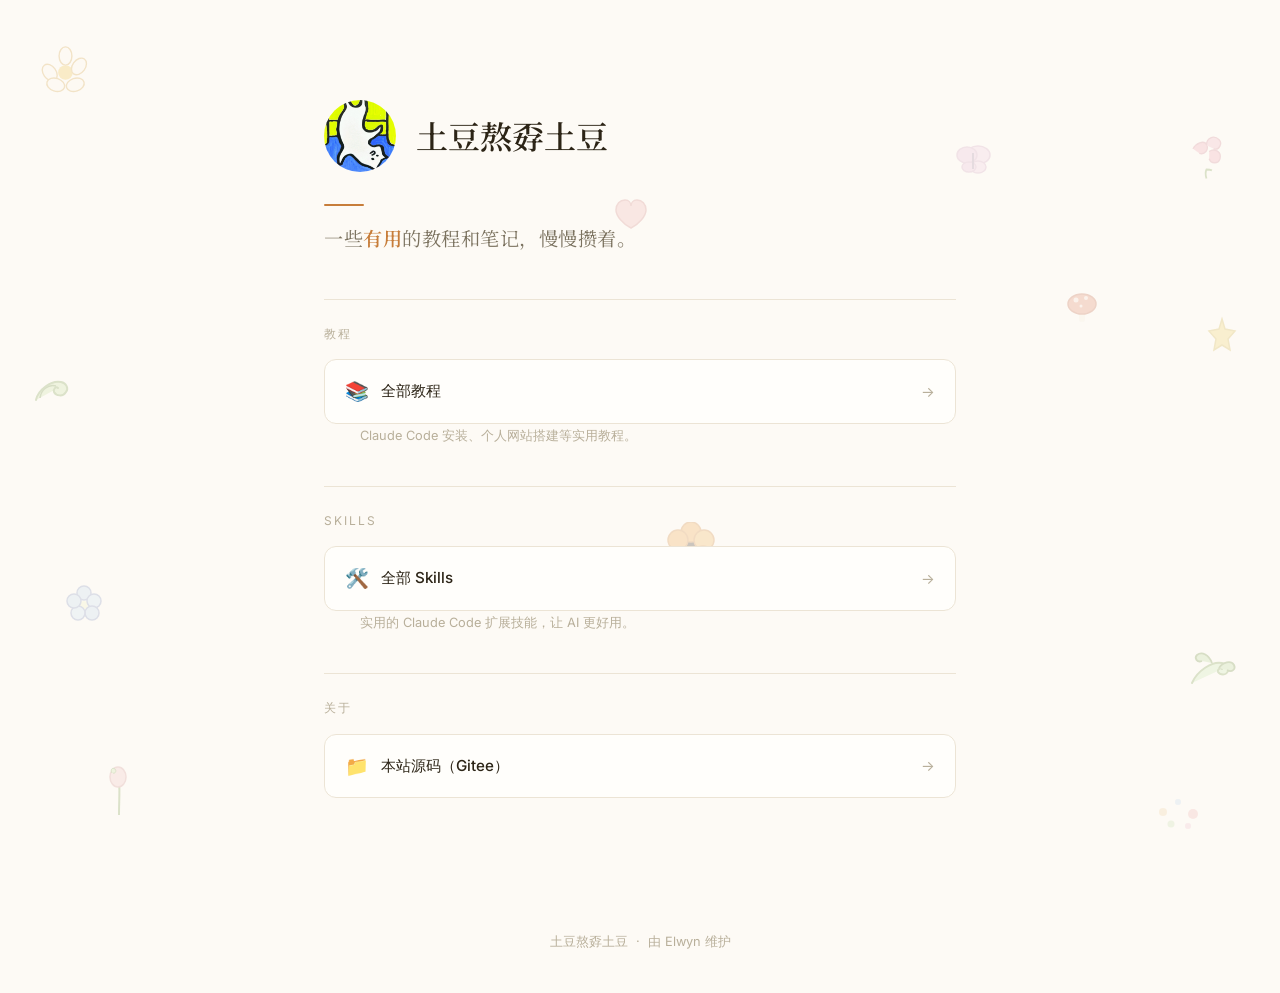
<file: index.html>
<!DOCTYPE html>
<html lang="zh-CN">
<head>
    <meta charset="UTF-8">
    <meta name="viewport" content="width=device-width, initial-scale=1.0">
    <title>土豆熬孬土豆</title>
    <meta name="description" content="一些有用的教程和笔记，慢慢攒着。">
    <link rel="preconnect" href="https://fonts.googleapis.com">
    <link rel="preconnect" href="https://fonts.gstatic.com" crossorigin>
    <link href="https://fonts.googleapis.com/css2?family=Inter:wght@400;500;600&family=Noto+Serif+SC:wght@400;600;700&display=swap" rel="stylesheet">
    <style>
        :root {
            --bg: #fdfaf5;
            --text: #2c2416;
            --text-light: #b8af9a;
            --text-secondary: #7b725f;
            --accent: #c77d3a;
            --accent-light: #fdf0e0;
            --border: #ece4d5;
            --surface: #fffefb;
            --radius: 12px;
        }

        * { margin: 0; padding: 0; box-sizing: border-box;  cursor: url("daisy-cursor.png") 12 12, auto;}

        /* 装饰元素 */
        .decor-el { position: fixed; opacity: 0.25; pointer-events: none; z-index: 0; transition: opacity 0.6s; }
        .decor-el svg { width: 100%; height: 100%; }
        .decor-el:hover { opacity: 0.55; transform: scale(1.2); }
        @keyframes decorFloat1 { 0%,100% { transform: translateY(0) rotate(0deg); } 30% { transform: translateY(-12px) rotate(5deg); } 60% { transform: translateY(-6px) rotate(-5deg); } 85% { transform: translateY(-16px) rotate(3deg); } }
        @keyframes decorFloat2 { 0%,100% { transform: translateY(0) rotate(0deg); } 25% { transform: translateY(-8px) rotate(-4deg); } 55% { transform: translateY(-14px) rotate(6deg); } 80% { transform: translateY(-4px) rotate(-2deg); } }
        @keyframes decorFloat3 { 0%,100% { transform: translateY(0) rotate(0deg) scaleX(1); } 20% { transform: translateY(-12px) rotate(4deg) scaleX(1); } 50% { transform: translateY(-8px) rotate(-4deg) scaleX(-1); } 75% { transform: translateY(-16px) rotate(2deg) scaleX(-1); } }

        body {
            font-family: "Inter", -apple-system, sans-serif;
            background: var(--bg);
            color: var(--text);
            line-height: 1.6;
            min-height: 100vh;
            cursor: url("daisy-cursor.png") 12 12, auto;
            -webkit-font-smoothing: antialiased;
        }

        .container {
            max-width: 680px;
            margin: 0 auto;
            padding: 100px 24px 80px;
        }

        /* 头像 + 名字 横排 */
        .profile-row {
            display: flex;
            align-items: center;
            gap: 20px;
            margin-bottom: 32px;
        }

        .avatar {
            width: 72px;
            height: 72px;
            border-radius: 50%;
            object-fit: cover;
            flex-shrink: 0;
        }

        /* 标题 */
        .profile-row h1 {
            font-family: "Noto Serif SC", serif;
            font-size: 2rem;
            font-weight: 600;
            margin: 0;
            line-height: 1.3;
        }

        /* 简介 */
        .bio {
            color: var(--text-secondary);
            font-size: 1.2rem;
            margin-bottom: 44px;
            line-height: 1.7;
            font-family: "Noto Serif SC", serif;
            letter-spacing: 0.5px;
        }

        .bio .accent {
            color: var(--accent);
            font-weight: 600;
        }

        .bio::before {
            content: "";
            display: block;
            width: 40px;
            height: 2px;
            background: var(--accent);
            margin-bottom: 16px;
            border-radius: 1px;
        }

        /* 链接列表 */
        .links {
            list-style: none;
        }

        .links li {
            margin-bottom: 14px;
            opacity: 0;
            animation: fadeIn 0.5s ease forwards;
        }

        .links li:nth-child(1) { animation-delay: 0.1s; }
        .links li:nth-child(2) { animation-delay: 0.15s; }
        .links li:nth-child(3) { animation-delay: 0.2s; }
        .links li:nth-child(4) { animation-delay: 0.25s; }
        .links li:nth-child(5) { animation-delay: 0.3s; }
        .links li:nth-child(6) { animation-delay: 0.35s; }
        .links li:nth-child(7) { animation-delay: 0.4s; }
        .links li:nth-child(8) { animation-delay: 0.45s; }

        @keyframes fadeIn {
            to { opacity: 1; }
        }

        .links a {
            display: flex;
            align-items: center;
            justify-content: space-between;
            padding: 16px 20px;
            background: var(--surface);
            border: 1px solid var(--border);
            border-radius: var(--radius);
            text-decoration: none;
            color: var(--text);
            font-size: 0.95rem;
            transition: all 0.2s ease;
        }

        .links a:hover {
            border-color: var(--accent);
            transform: translateX(4px);
        }

        .link-left {
            display: flex;
            align-items: center;
            gap: 12px;
        }

        .link-icon {
            font-size: 1.2rem;
            width: 24px;
            text-align: center;
            flex-shrink: 0;
        }

        .link-title {
            font-weight: 500;
        }

        .link-desc {
            font-size: 0.8rem;
            color: var(--text-light);
            margin-left: 36px;
            margin-top: 2px;
        }

        .link-arrow {
            color: var(--text-light);
            font-size: 0.9rem;
            transition: all 0.2s;
            flex-shrink: 0;
        }

        .links a:hover .link-arrow {
            color: var(--accent);
        }

        /* 分组标题 */
        .group-title {
            font-size: 0.75rem;
            color: var(--text-light);
            text-transform: uppercase;
            letter-spacing: 2px;
            margin: 40px 0 16px;
            padding-top: 24px;
            border-top: 1px solid var(--border);
        }

        .group-title:first-of-type {
            border-top: none;
            margin-top: 0;
            padding-top: 0;
        }

        /* 页脚 */
        .footer {
            text-align: center;
            padding: 40px 24px;
            color: var(--text-light);
            font-size: 0.8rem;
        }

        .footer a {
            color: var(--text-light);
            text-decoration: none;
        }

        .footer a:hover {
            color: var(--accent);
        }

        /* 响应式 */
        @media (max-width: 480px) {
            .container {
                padding: 70px 20px 60px;
            }

            .profile-row {
                gap: 14px;
            }

            .profile-row h1 {
                font-size: 1.5rem;
            }

            .avatar {
                width: 56px;
                height: 56px;
            }

            .bio {
                font-size: 1.05rem;
            }

            .links a {
                padding: 14px 16px;
            }

            .link-desc {
                font-size: 0.75rem;
            }
        }
    </style>
</head>
<body>
<!-- 全站装饰元素 -->
<div class="decor-el decor-1" style="top:5%;left:3%;width:55px;height:55px;animation:decorFloat1 7s infinite"><svg viewBox="0 0 60 60"><circle cx="30" cy="30" r="8" fill="#f0c040"/><ellipse cx="30" cy="12" rx="7" ry="10" fill="#fff8f0" stroke="#d4a040" stroke-width="1.5"/><ellipse cx="46" cy="24" rx="7" ry="10" fill="#fff8f0" stroke="#d4a040" stroke-width="1.5" transform="rotate(72,30,30)"/><ellipse cx="44" cy="40" rx="7" ry="10" fill="#fff8f0" stroke="#d4a040" stroke-width="1.5" transform="rotate(144,30,30)"/><ellipse cx="22" cy="44" rx="7" ry="10" fill="#fff8f0" stroke="#d4a040" stroke-width="1.5" transform="rotate(216,30,30)"/><ellipse cx="14" cy="24" rx="7" ry="10" fill="#fff8f0" stroke="#d4a040" stroke-width="1.5" transform="rotate(288,30,30)"/></svg></div>
<div class="decor-el decor-2" style="top:14%;right:4%;width:45px;height:60px;animation:decorFloat2 8s 1s infinite"><svg viewBox="0 0 50 60"><path d="M25 55c-1-3-1-8 0-10 2 0 4 0 6 1" stroke="#7a9a4a" stroke-width="2" fill="none"/><path d="M10 22c3-6 12-10 15-5 3 6-2 12-8 10" fill="#f0a0b0" stroke="#d08090" stroke-width="1.5"/><path d="M25 18c0-8 8-12 14-6 4 4 0 12-6 10" fill="#f0b0c0" stroke="#d08090" stroke-width="1.5"/><path d="M28 25c6-4 14 0 12 8-2 6-10 6-12 0" fill="#f0a0b0" stroke="#d08090" stroke-width="1.5"/></svg></div>
<div class="decor-el decor-3" style="top:40%;left:2%;width:50px;height:50px;animation:decorFloat3 9s 0.5s infinite"><svg viewBox="0 0 50 50"><path d="M10 40c2-10 15-20 25-18 5 1 8 6 5 10-3 5-10 4-12 0-1-3 2-6 4-4" stroke="#7a9a4a" stroke-width="2" fill="#c8e0a0" stroke-linecap="round"/><path d="M14 38c1-8 8-14 16-12" stroke="#6a8a3a" stroke-width="1.5" fill="none"/></svg></div>
<div class="decor-el decor-4" style="top:35%;right:3%;width:40px;height:40px;animation:decorFloat1 6s 2s infinite"><svg viewBox="0 0 40 40"><path d="M20 4l3 10 10 2-7 8 2 11-8-5-8 5 2-11-7-8 10-2z" fill="#f0d060" stroke="#d0b040" stroke-width="1.5"/></svg></div>
<div class="decor-el decor-5" style="top:65%;left:5%;width:40px;height:40px;animation:decorFloat2 7.5s 1.5s infinite"><svg viewBox="0 0 40 40"><circle cx="20" cy="20" r="4" fill="#f0f0c0"/><circle cx="20" cy="8" r="7" fill="#c0d8f0" stroke="#8090c0" stroke-width="1.5"/><circle cx="30" cy="16" r="7" fill="#c8ddf4" stroke="#8090c0" stroke-width="1.5"/><circle cx="28" cy="28" r="7" fill="#c0d8f0" stroke="#8090c0" stroke-width="1.5"/><circle cx="14" cy="28" r="7" fill="#c8ddf4" stroke="#8090c0" stroke-width="1.5"/><circle cx="10" cy="16" r="7" fill="#c0d8f0" stroke="#8090c0" stroke-width="1.5"/></svg></div>
<div class="decor-el decor-6" style="top:72%;right:3%;width:55px;height:45px;animation:decorFloat3 8.5s 0.8s infinite"><svg viewBox="0 0 55 45"><path d="M5 35c5-12 20-22 30-20 4 1 8 4 6 8-2 5-8 4-10 1-1-2 2-5 4-3" stroke="#7a9a4a" stroke-width="2" fill="#c8e8b0" stroke-linecap="round"/><path d="M25 15c-3-8-10-12-15-8-3 3 0 8 5 6" stroke="#6a8a3a" stroke-width="1.8" fill="#b8d898"/><path d="M32 20c4-6 12-8 15-3 2 4-2 8-7 5" stroke="#6a8a3a" stroke-width="1.8" fill="#b8d898"/></svg></div>
<div class="decor-el decor-7" style="top:22%;left:48%;width:35px;height:35px;animation:decorFloat1 10s 3s infinite"><svg viewBox="0 0 35 35"><path d="M17 30c-8-4-15-12-15-18 0-6 4-10 9-10 4 0 6 3 6 6 0-3 2-6 6-6 5 0 9 4 9 10 0 6-7 14-15 18z" fill="#f0b0b0" stroke="#d08080" stroke-width="1.5"/></svg></div>
<div class="decor-el decor-8" style="top:58%;left:52%;width:50px;height:50px;animation:decorFloat2 7s 2s infinite"><svg viewBox="0 0 50 50"><circle cx="25" cy="25" r="6" fill="#3a2a1a"/><circle cx="25" cy="10" r="10" fill="#f0a040" stroke="#d08030" stroke-width="1.5"/><circle cx="38" cy="18" r="10" fill="#f0b050" stroke="#d08030" stroke-width="1.5"/><circle cx="37" cy="34" r="10" fill="#f0a040" stroke="#d08030" stroke-width="1.5"/><circle cx="18" cy="38" r="10" fill="#f0b050" stroke="#d08030" stroke-width="1.5"/><circle cx="12" cy="18" r="10" fill="#f0a040" stroke="#d08030" stroke-width="1.5"/></svg></div>
<div class="decor-el decor-9" style="top:85%;left:8%;width:35px;height:50px;animation:decorFloat3 6.5s 1s infinite"><svg viewBox="0 0 35 50"><path d="M17 50c0-15 1-25 0-32-1 2-3 2-4 1" stroke="#7a9a4a" stroke-width="2" fill="none"/><ellipse cx="16" cy="12" rx="8" ry="10" fill="#f0c0c0" stroke="#d09090" stroke-width="1.5"/><path d="M10 8c-2-3 0-6 3-4 2 2 0 5-2 4" fill="#c8e0a0" stroke="#7a9a4a" stroke-width="1"/></svg></div>
<div class="decor-el decor-10" style="top:88%;right:6%;width:50px;height:40px;animation:decorFloat1 9s 1.5s infinite"><svg viewBox="0 0 50 40"><circle cx="10" cy="20" r="4" fill="#f0d0a0"/><circle cx="25" cy="10" r="3" fill="#c0d8f0"/><circle cx="40" cy="22" r="5" fill="#f0b0b0"/><circle cx="18" cy="32" r="3.5" fill="#c8e0b0"/><circle cx="35" cy="34" r="3" fill="#f0c0d0"/></svg></div>
<div class="decor-el decor-11" style="top:32%;right:14%;width:35px;height:40px;animation:decorFloat3 8s 2.5s infinite"><svg viewBox="0 0 35 40"><rect x="13" y="18" width="6" height="16" rx="3" fill="#f5efe0"/><ellipse cx="16" cy="16" rx="14" ry="10" fill="#e08060" stroke="#c06040" stroke-width="1.5"/><circle cx="10" cy="12" r="2.5" fill="#fff" opacity="0.7"/><circle cx="20" cy="10" r="2" fill="#fff" opacity="0.7"/><circle cx="15" cy="18" r="1.5" fill="#fff" opacity="0.7"/></svg></div>
<div class="decor-el decor-12" style="top:15%;right:22%;width:45px;height:40px;animation:decorFloat2 7s 0.5s infinite"><svg viewBox="0 0 45 40"><ellipse cx="25" cy="20" rx="12" ry="9" fill="#f0c8e0" stroke="#d0a0c0" stroke-width="1.5"/><ellipse cx="14" cy="20" rx="10" ry="8" fill="#e8b8d8" stroke="#d0a0c0" stroke-width="1.5"/><ellipse cx="25" cy="32" rx="8" ry="6" fill="#f0c8e0" stroke="#d0a0c0" stroke-width="1.5"/><ellipse cx="16" cy="32" rx="7" ry="5" fill="#e8b8d8" stroke="#d0a0c0" stroke-width="1.5"/><line x1="20" y1="18" x2="20" y2="34" stroke="#a080a0" stroke-width="2"/></svg></div>

<div class="container">
    <div class="profile-row">
        <img src="logo.png" alt="土豆熬孬土豆" class="avatar" onerror="this.style.display='none'">
        <h1>土豆熬孬土豆</h1>
    </div>
    <p class="bio">
        一些<span class="accent">有用</span>的教程和笔记，慢慢攒着。
    </p>

    <!-- 教程 -->
    <p class="group-title">教程</p>
    <ul class="links">
        <li>
            <a href="tutorials.html">
                <div class="link-left">
                    <span class="link-icon">📚</span>
                    <span class="link-title">全部教程</span>
                </div>
                <span class="link-arrow">&rarr;</span>
            </a>
            <p class="link-desc">Claude Code 安装、个人网站搭建等实用教程。</p>
        </li>
    </ul>

    <!-- Skills -->
    <p class="group-title">Skills</p>
    <ul class="links">
        <li>
            <a href="skills.html">
                <div class="link-left">
                    <span class="link-icon">🛠️</span>
                    <span class="link-title">全部 Skills</span>
                </div>
                <span class="link-arrow">&rarr;</span>
            </a>
            <p class="link-desc">实用的 Claude Code 扩展技能，让 AI 更好用。</p>
        </li>
    </ul>

    <!-- 关于 -->
    <p class="group-title">关于</p>
    <ul class="links">
        <li>
            <a href="https://gitee.com/elwynlee/personal-site" target="_blank">
                <div class="link-left">
                    <span class="link-icon">📁</span>
                    <span class="link-title">本站源码（Gitee）</span>
                </div>
                <span class="link-arrow">&rarr;</span>
            </a>
        </li>
    </ul>
</div>

<footer class="footer">
    <a href="index.html">土豆熬孬土豆</a>
    &nbsp;&middot;&nbsp;
    由 <a href="index.html">Elwyn</a> 维护
</footer>

</body>
</html>
</file>
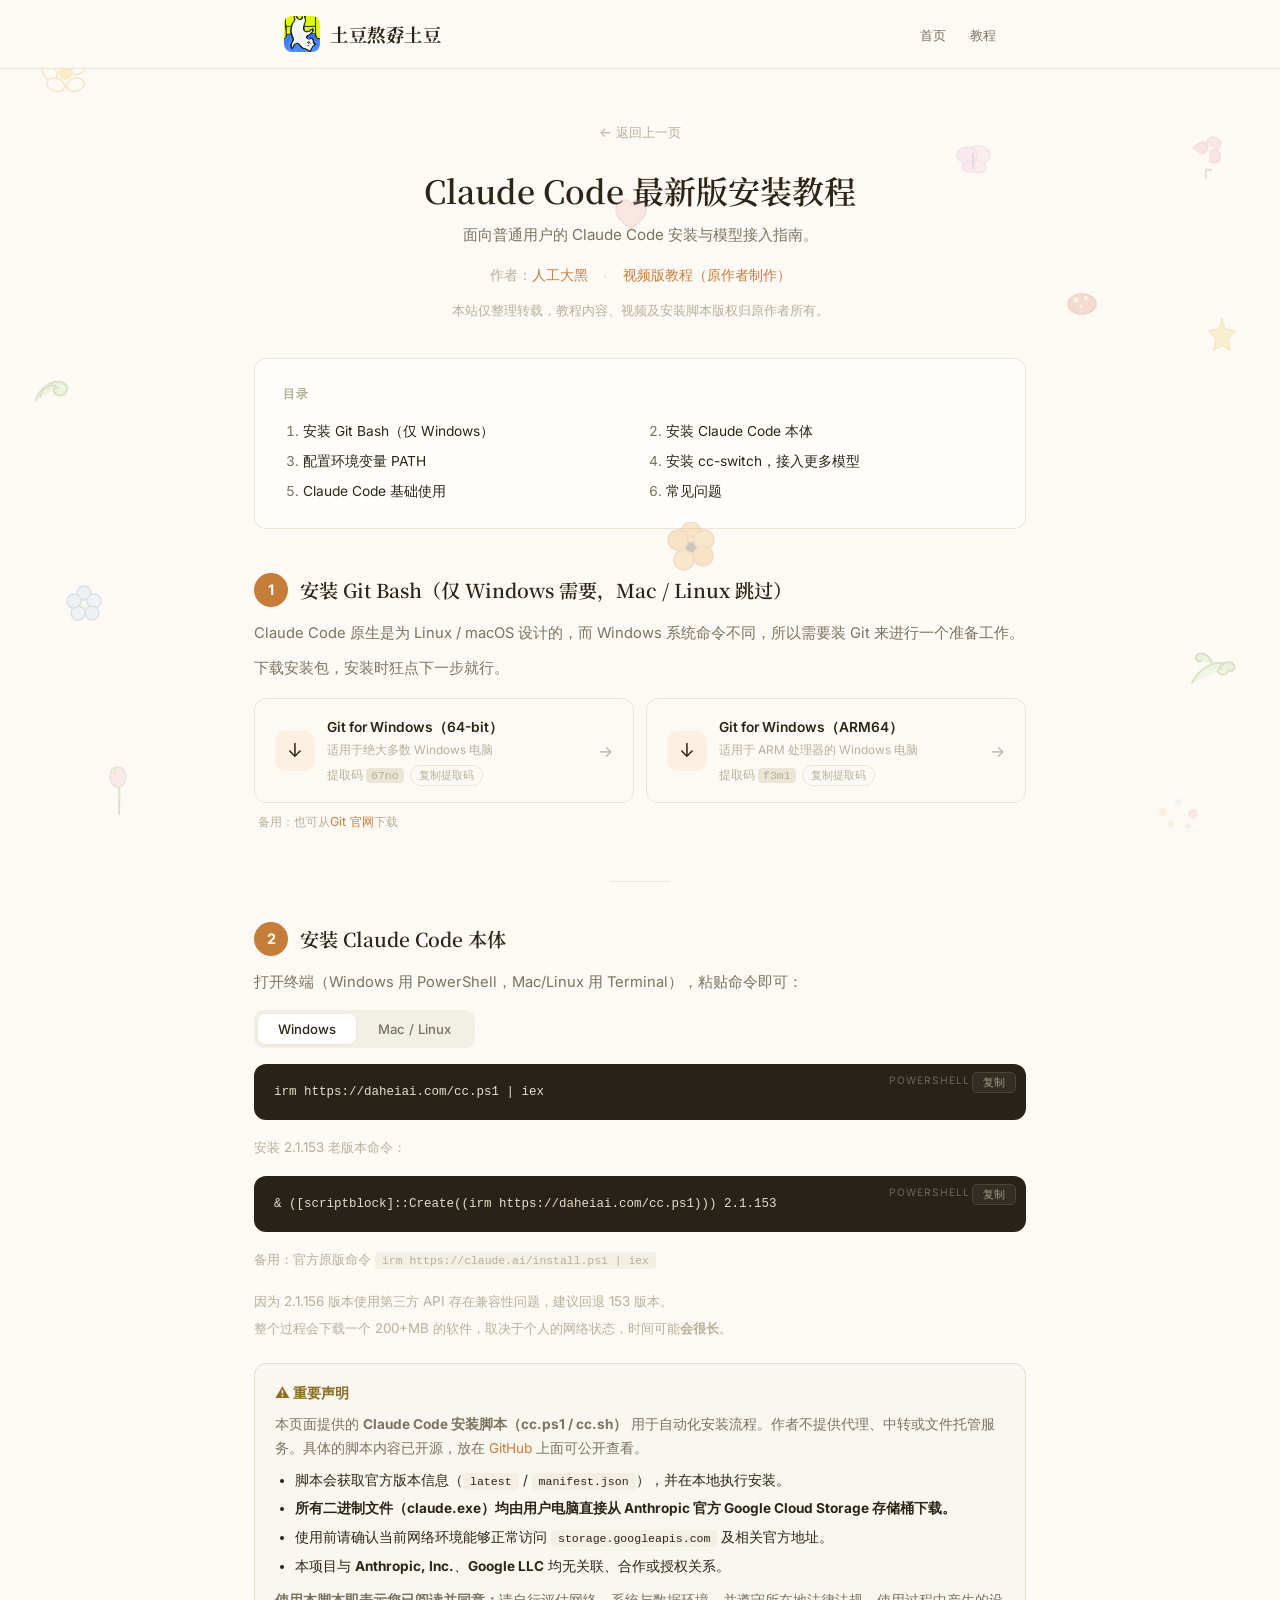
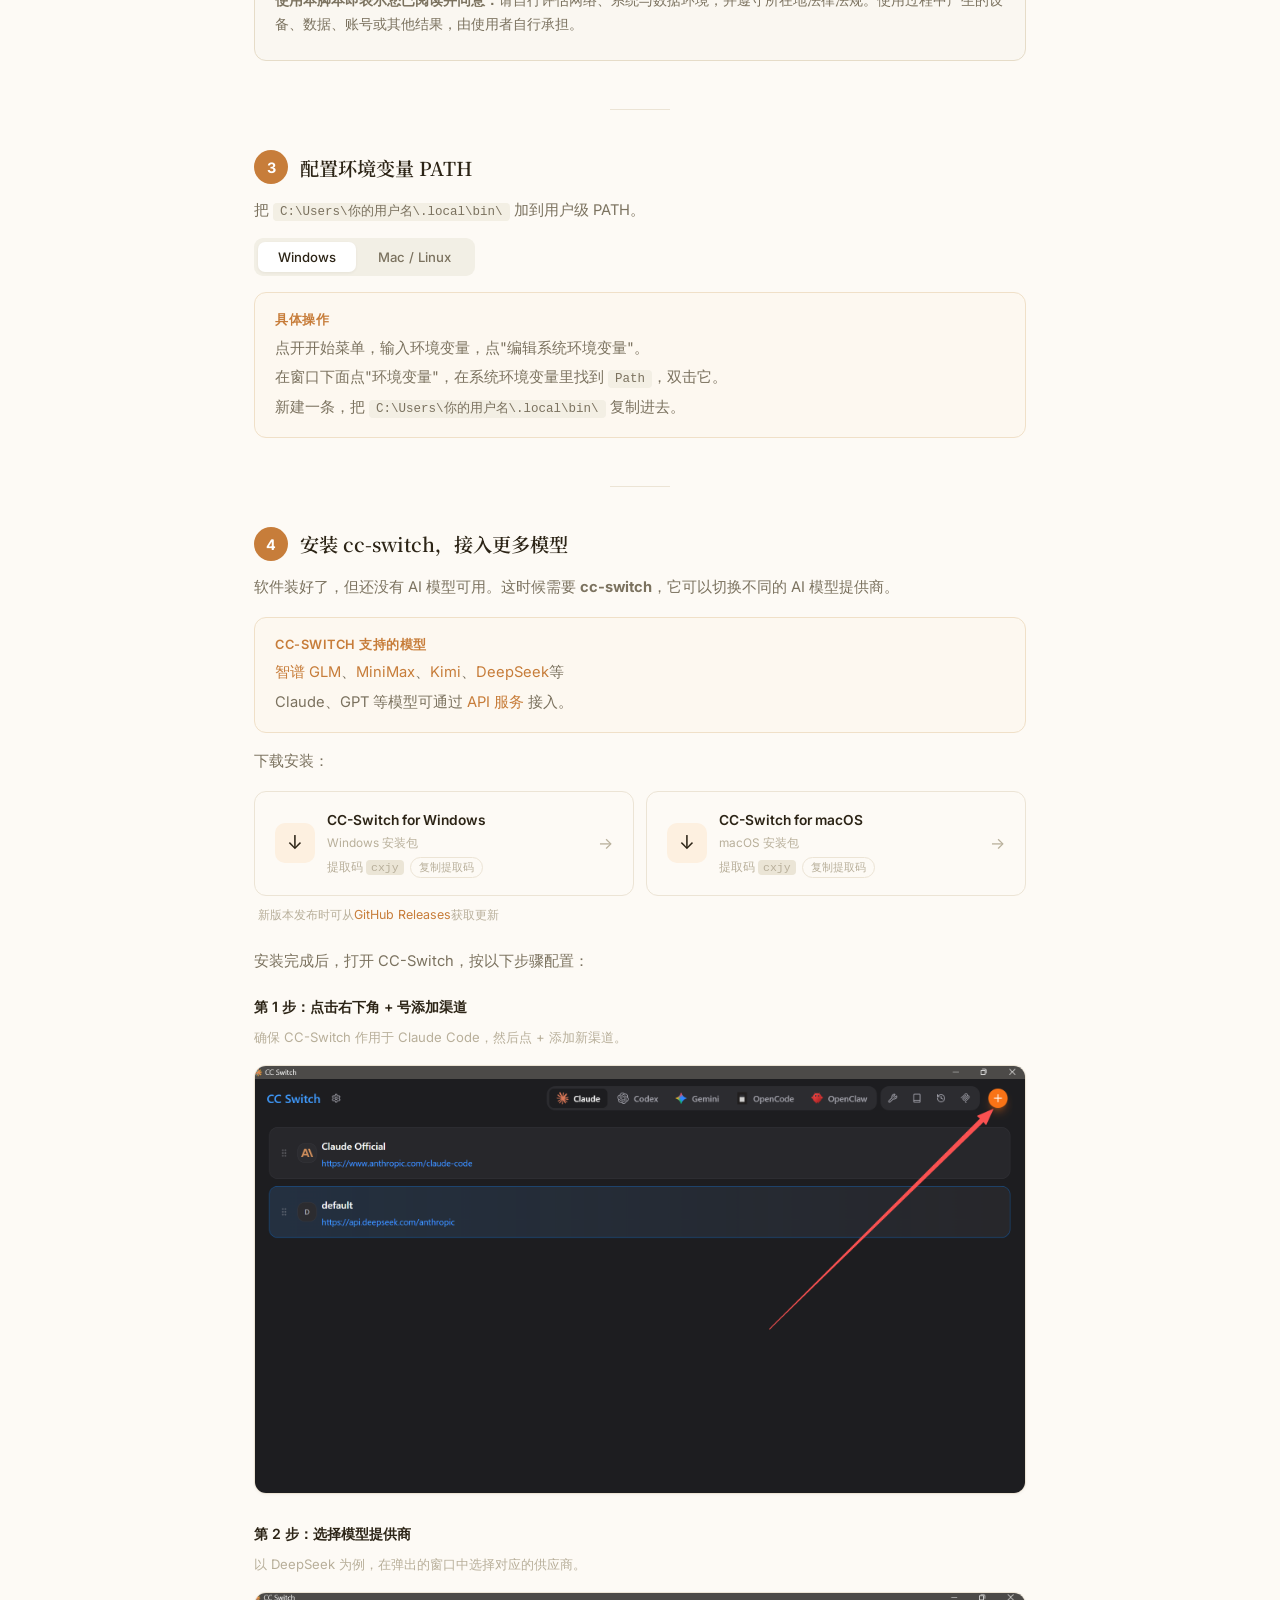
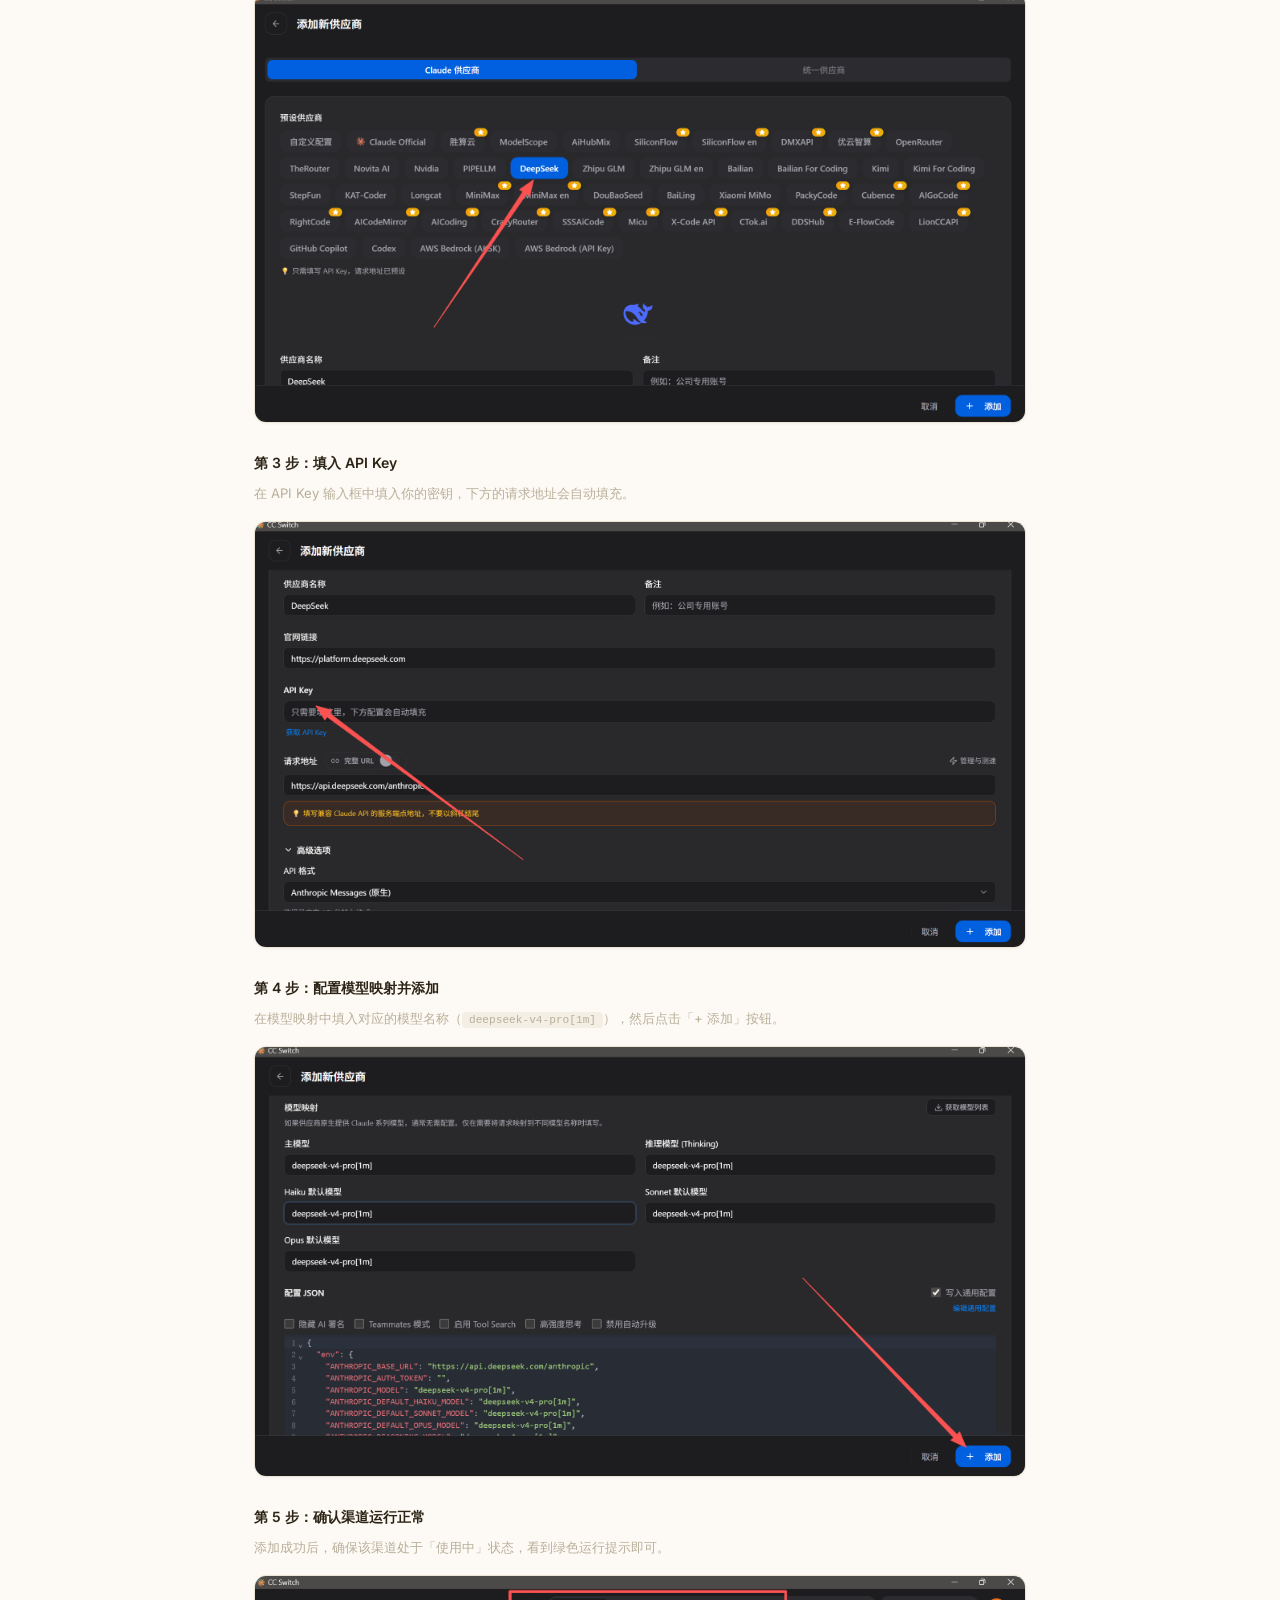
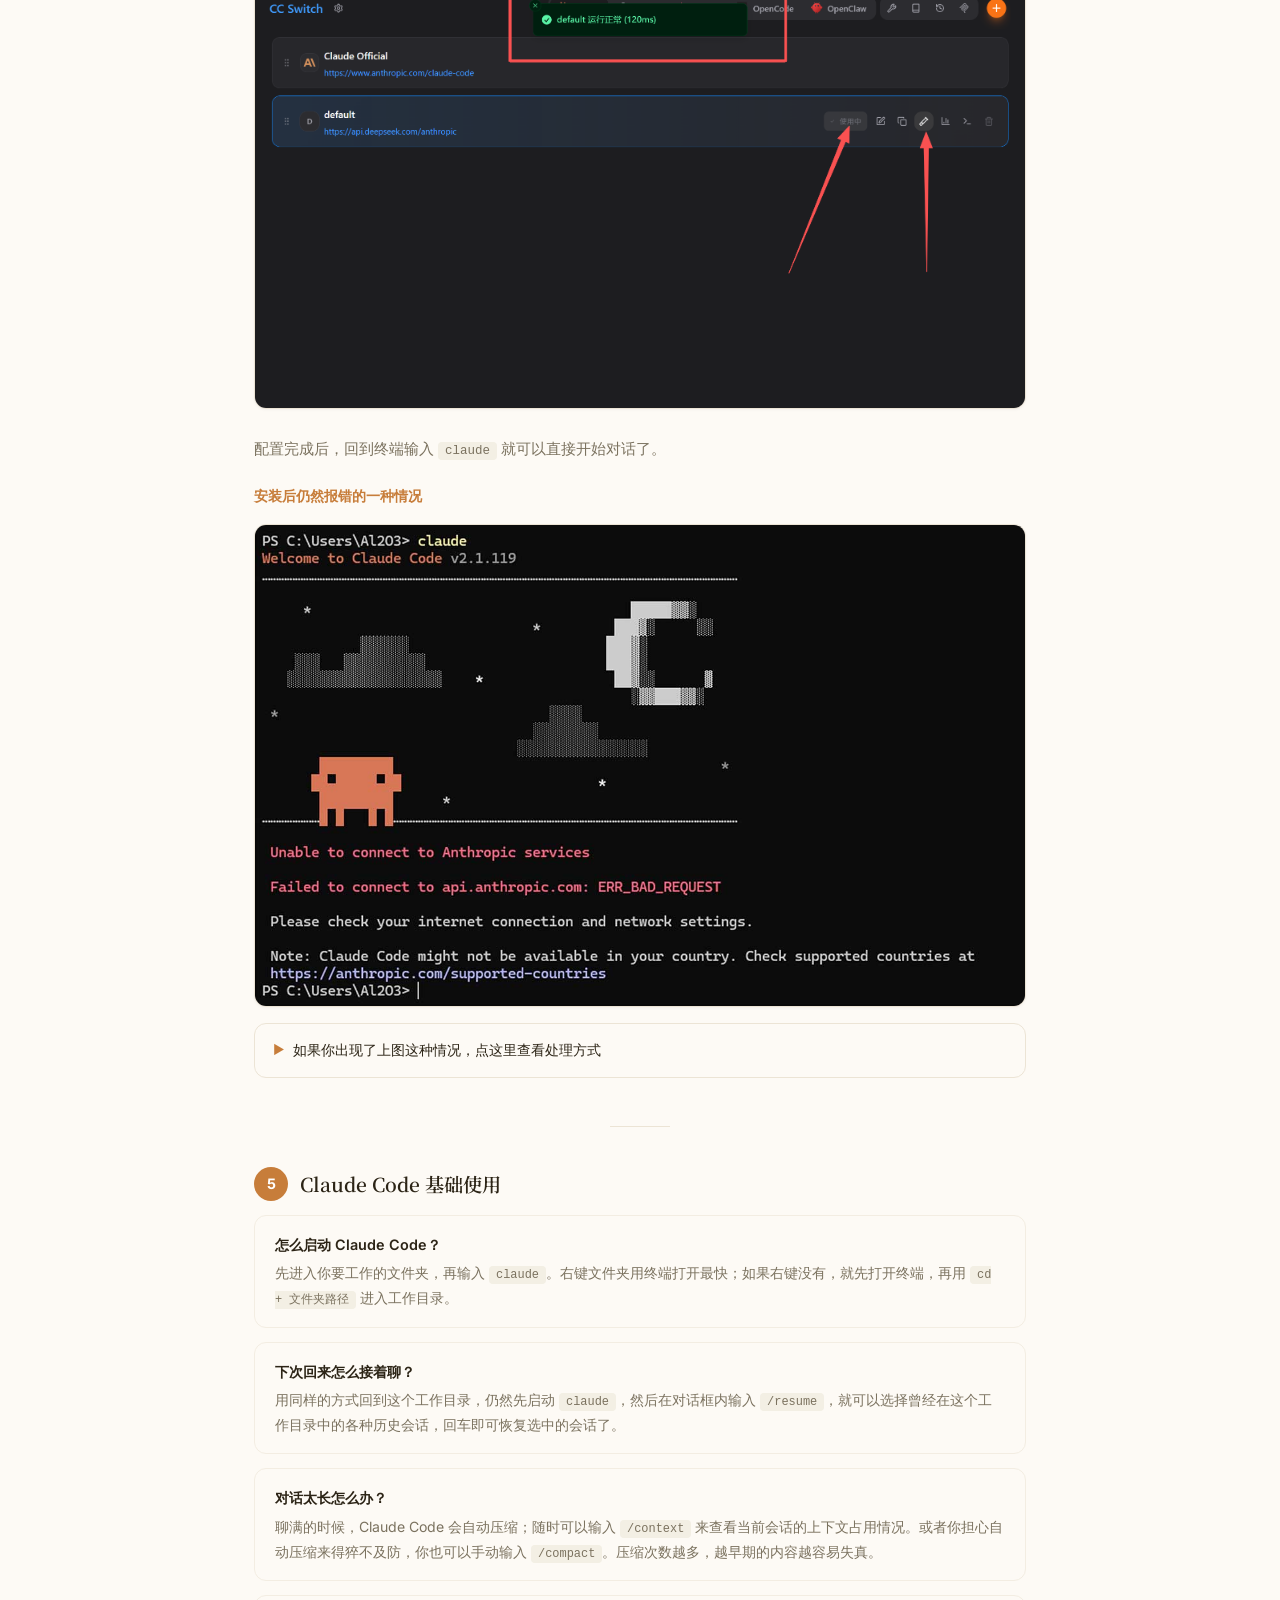
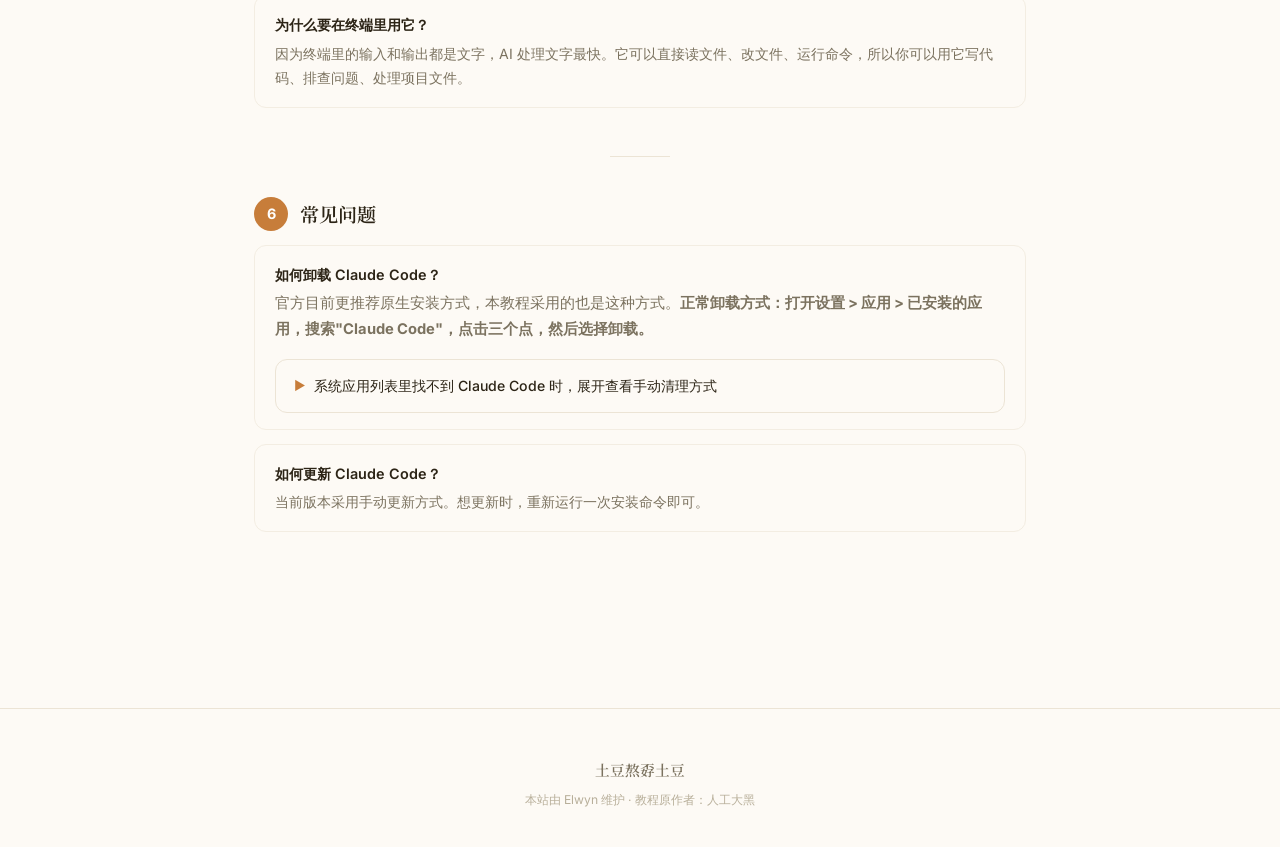
<file: cc-install.html>
<!DOCTYPE html>
<html lang="zh-CN">
<head>
    <meta charset="UTF-8">
    <meta name="viewport" content="width=device-width, initial-scale=1.0">
    <title>Claude Code 最新版安装教程 — 土豆熬孬土豆</title>
    <meta name="description" content="Claude Code 最新版安装教程，面向普通用户的安装与模型接入指南。">
    <link rel="preconnect" href="https://fonts.googleapis.com">
    <link rel="preconnect" href="https://fonts.gstatic.com" crossorigin>
    <link href="https://fonts.googleapis.com/css2?family=Inter:wght@400;500;600&family=Noto+Serif+SC:wght@400;600;700&display=swap" rel="stylesheet">
    <style>
        :root {
            --bg: #fdfaf5;
            --surface: #fffefb;
            --text: #2c2416;
            --text-secondary: #7b725f;
            --text-tertiary: #b8af9a;
            --accent: #c77d3a;
            --accent-light: #fdf0e0;
            --accent-glow: rgba(199,125,58,0.1);
            --code-bg: #282218;
            --code-text: #e8dfc8;
            --border: #ece4d5;
            --border-light: #f3ede2;
            --success: #5a8f3c;
            --warning: #d4852b;
            --warning-bg: #fef7ee;
            --shadow-sm: 0 1px 3px rgba(44,36,22,0.04);
            --shadow-md: 0 4px 20px rgba(44,36,22,0.06);
            --shadow-lg: 0 12px 40px rgba(44,36,22,0.08);
            --radius-sm: 6px;
            --radius: 12px;
            --radius-lg: 18px;
        }

        * { margin: 0; padding: 0; box-sizing: border-box;  cursor: url("daisy-cursor.png") 12 12, auto;}

        html {
            scroll-behavior: smooth;
            scroll-padding-top: 100px;
        }

        body {
            font-family: "Inter", -apple-system, BlinkMacSystemFont, "Segoe UI", sans-serif;
            background: var(--bg);
            color: var(--text);
            line-height: 1.75;
            -webkit-font-smoothing: antialiased;
            cursor: url("daisy-cursor.png") 12 12, auto;
        }

        /* 装饰元素 */
        .decor-el { position: fixed; opacity: 0.25; pointer-events: none; z-index: 0; transition: opacity 0.6s; }
        .decor-el svg { width: 100%; height: 100%; }
        .decor-el:hover { opacity: 0.55; transform: scale(1.2); }
        @keyframes decorFloat1 { 0%,100% { transform: translateY(0) rotate(0deg); } 30% { transform: translateY(-12px) rotate(5deg); } 60% { transform: translateY(-6px) rotate(-5deg); } 85% { transform: translateY(-16px) rotate(3deg); } }
        @keyframes decorFloat2 { 0%,100% { transform: translateY(0) rotate(0deg); } 25% { transform: translateY(-8px) rotate(-4deg); } 55% { transform: translateY(-14px) rotate(6deg); } 80% { transform: translateY(-4px) rotate(-2deg); } }
        @keyframes decorFloat3 { 0%,100% { transform: translateY(0) rotate(0deg) scaleX(1); } 20% { transform: translateY(-10px) rotate(8deg) scaleX(1); } 50% { transform: translateY(-6px) rotate(-6deg) scaleX(-1); } 75% { transform: translateY(-14px) rotate(4deg) scaleX(-1); } } 20% { transform: translateY(-12px) rotate(4deg) scaleX(1); } 50% { transform: translateY(-8px) rotate(-4deg) scaleX(-1); } 75% { transform: translateY(-16px) rotate(2deg) scaleX(-1); } }

        /* ── Progress bar ── */
        .progress-bar {
            position: fixed;
            top: 0; left: 0; z-index: 200;
            height: 3px;
            background: linear-gradient(90deg, var(--accent), #d4955a, var(--accent));
            width: 0%;
            transition: width 0.15s linear;
            border-radius: 0 2px 2px 0;
        }

        /* ── Site header ── */
        .site-header {
            position: sticky;
            top: 0;
            z-index: 100;
            background: rgba(253,250,245,0.85);
            backdrop-filter: blur(12px);
            -webkit-backdrop-filter: blur(12px);
            border-bottom: 1px solid var(--border);
            padding: 16px 0;
        }

        .header-inner {
            max-width: 760px;
            margin: 0 auto;
            padding: 0 24px;
            display: flex;
            align-items: center;
            justify-content: space-between;
        }

        .site-logo {
            font-family: "Noto Serif SC", serif;
            font-size: 1.15rem;
            font-weight: 700;
            color: var(--text);
            text-decoration: none;
            letter-spacing: 0.5px;
            display: flex;
            align-items: center;
            gap: 10px;
        }

        .site-logo:hover { color: var(--accent); }

        .site-logo-img {
            width: 36px;
            height: 36px;
            border-radius: 8px;
            object-fit: cover;
            flex-shrink: 0;
        }

        .site-nav {
            display: flex;
            gap: 24px;
            list-style: none;
        }

        .site-nav a {
            font-size: 0.84rem;
            color: var(--text-secondary);
            text-decoration: none;
            transition: color 0.2s;
        }

        .site-nav a:hover { color: var(--accent); }

        /* ── Main ── */
        .main {
            max-width: 760px;
            margin: 0 auto;
            padding: 0 24px 80px;
        }

        /* ── Article header ── */
        .article-header {
            text-align: center;
            padding: 48px 0 36px;
        }

        .article-header .back-link {
            display: inline-block;
            font-size: 0.84rem;
            color: var(--text-tertiary);
            text-decoration: none;
            margin-bottom: 24px;
            transition: color 0.2s;
        }

        .article-header .back-link:hover { color: var(--accent); }

        .article-header h1 {
            font-family: "Noto Serif SC", serif;
            font-size: 2rem;
            font-weight: 600;
            line-height: 1.35;
            margin-bottom: 10px;
        }

        .article-header .subtitle {
            color: var(--text-secondary);
            font-size: 0.95rem;
            margin-bottom: 16px;
        }

        .article-header .meta-row {
            display: flex;
            flex-wrap: wrap;
            gap: 16px;
            align-items: center;
            justify-content: center;
            color: var(--text-tertiary);
            font-size: 0.85rem;
        }

        .article-header .meta-row a {
            color: var(--accent);
            text-decoration: none;
        }

        .article-header .meta-row a:hover { text-decoration: underline; }

        .article-header .meta-dot {
            width: 3px; height: 3px; border-radius: 50%; background: var(--border);
        }

        /* ── TOC ── */
        .toc-card {
            background: var(--surface);
            border: 1px solid var(--border);
            border-radius: var(--radius);
            padding: 24px 28px;
            margin-bottom: 44px;
        }

        .toc-card h3 {
            font-size: 0.78rem;
            font-weight: 600;
            text-transform: uppercase;
            letter-spacing: 1px;
            color: var(--text-tertiary);
            margin-bottom: 14px;
        }

        .toc-card ol {
            padding-left: 20px;
            display: grid;
            grid-template-columns: repeat(2, 1fr);
            gap: 5px 20px;
        }

        .toc-card li {
            font-size: 0.86rem;
            color: var(--text-secondary);
        }

        .toc-card a {
            color: var(--text);
            text-decoration: none;
            transition: color 0.2s;
        }

        .toc-card a:hover { color: var(--accent); }

        /* ── Step ── */
        .step {
            margin-bottom: 48px;
            scroll-margin-top: 100px;
        }

        .step-header {
            display: flex;
            align-items: center;
            gap: 12px;
            margin-bottom: 14px;
        }

        .step-number {
            width: 34px;
            height: 34px;
            border-radius: 50%;
            background: var(--accent);
            color: #fff;
            display: flex;
            align-items: center;
            justify-content: center;
            font-size: 0.9rem;
            font-weight: 700;
            flex-shrink: 0;
        }

        .step-header h2 {
            font-family: "Noto Serif SC", serif;
            font-size: 1.2rem;
            font-weight: 600;
        }

        .step p {
            font-size: 0.92rem;
            color: var(--text-secondary);
            margin-bottom: 10px;
        }

        .step .note {
            font-size: 0.84rem;
            color: var(--text-tertiary);
            margin-bottom: 4px;
        }

        /* ── Code block ── */
        .code-block {
            position: relative;
            background: var(--code-bg);
            color: var(--code-text);
            border-radius: var(--radius);
            padding: 18px 20px;
            margin: 16px 0;
            font-family: "SF Mono", "Fira Code", "Cascadia Code", "Consolas", monospace;
            font-size: 0.85rem;
            line-height: 1.65;
            overflow-x: auto;
        }

        .code-block .lang-tag {
            position: absolute;
            top: 8px;
            right: 56px;
            font-size: 0.64rem;
            color: #6b6a5e;
            text-transform: uppercase;
            letter-spacing: 1px;
            font-family: "Inter", sans-serif;
        }

        .copy-btn {
            position: absolute;
            top: 8px;
            right: 10px;
            background: rgba(255,255,255,0.05);
            border: 1px solid #4a4535;
            color: #a09880;
            font-size: 0.7rem;
            padding: 2px 10px;
            border-radius: 5px;
            cursor: pointer;
            transition: all 0.2s;
            font-family: "Inter", sans-serif;
        }

        .copy-btn:hover {
            border-color: var(--accent);
            color: #fff;
            background: rgba(199,125,58,0.18);
        }

        .copy-btn.copied {
            border-color: var(--success);
            color: var(--success);
            background: rgba(90,143,60,0.12);
        }

        code {
            background: #f3efe4;
            padding: 2px 7px;
            border-radius: 4px;
            font-family: "SF Mono", "Fira Code", "Cascadia Code", "Consolas", monospace;
            font-size: 0.85em;
        }

        .code-block code {
            background: none;
            padding: 0;
            display: block;
            white-space: pre;
            color: inherit;
        }

        /* ── Tabs ── */
        .tabs {
            display: flex;
            gap: 2px;
            margin: 14px 0 0;
            background: #f2efe5;
            border-radius: 9px;
            padding: 4px;
            width: fit-content;
        }

        .tab-btn {
            background: none;
            border: none;
            padding: 7px 20px;
            font-size: 0.82rem;
            color: var(--text-secondary);
            cursor: pointer;
            border-radius: 7px;
            transition: all 0.2s;
            font-family: "Inter", sans-serif;
            font-weight: 500;
        }

        .tab-btn.active {
            background: #fff;
            color: var(--text);
            box-shadow: 0 1px 3px rgba(44,36,22,0.06);
        }

        .tab-btn:hover:not(.active) { color: var(--text); }

        .tab-content { display: none; }
        .tab-content.active { display: block; }

        /* ── Callout boxes ── */
        .tip, .warning, .disclaimer {
            border-radius: var(--radius);
            padding: 16px 20px;
            margin: 16px 0;
            font-size: 0.88rem;
        }

        .tip {
            background: #fdf8f0;
            border: 1px solid #f0e0c8;
        }

        .tip .tip-title {
            font-weight: 600;
            color: var(--accent);
            font-size: 0.8rem;
            margin-bottom: 4px;
            text-transform: uppercase;
            letter-spacing: 0.5px;
        }

        .warning {
            background: var(--warning-bg);
            border: 1px solid #f0d8b0;
        }

        .warning .tip-title {
            font-weight: 600;
            color: var(--warning);
            font-size: 0.8rem;
            margin-bottom: 4px;
        }

        .disclaimer {
            background: #faf7f1;
            border: 1px solid #e6dcc8;
            margin-top: 22px;
        }

        .disclaimer h3 {
            font-size: 0.9rem;
            margin-bottom: 8px;
            color: #8a6d20;
        }

        .disclaimer p { margin-bottom: 8px; font-size: 0.85rem; }
        .disclaimer ul { margin: 0 0 10px 20px; }
        .disclaimer li { margin-bottom: 5px; font-size: 0.85rem; }

        .tip p, .warning p { margin-bottom: 4px; }
        .tip p:last-child, .warning p:last-child { margin-bottom: 0; }

        /* ── Download cards ── */
        .download-group { margin: 16px 0; }

        .download-grid {
            display: grid;
            grid-template-columns: repeat(2, 1fr);
            gap: 12px;
        }

        .download-btn {
            display: flex;
            align-items: center;
            justify-content: space-between;
            padding: 16px 20px;
            background: var(--bg);
            border: 1px solid var(--border);
            border-radius: var(--radius);
            text-decoration: none;
            color: var(--text);
            font-size: 0.88rem;
            transition: all 0.25s;
        }

        .download-btn:hover {
            border-color: var(--accent);
            box-shadow: var(--shadow-md);
            transform: translateY(-2px);
        }

        .download-left { display: flex; align-items: center; gap: 12px; }

        .download-icon {
            width: 40px;
            height: 40px;
            border-radius: 10px;
            background: var(--accent-light);
            display: flex;
            align-items: center;
            justify-content: center;
            font-size: 1.2rem;
            flex-shrink: 0;
        }

        .download-label strong {
            display: block;
            font-weight: 600;
            font-size: 0.86rem;
            margin-bottom: 1px;
        }

        .download-label > span {
            font-size: 0.74rem;
            color: var(--text-tertiary);
            display: block;
        }

        .download-code-row {
            display: flex;
            align-items: center;
            gap: 6px;
            margin-top: 4px;
        }

        .download-code-row > span { font-size: 0.72rem; color: var(--text-tertiary); }
        .download-code-row code { font-size: 0.72rem; background: #ebe5d6; padding: 1px 5px; }

        .passcode-copy-btn {
            background: none;
            border: 1px solid var(--border);
            color: var(--text-tertiary);
            font-size: 0.68rem;
            padding: 2px 8px;
            border-radius: 999px;
            cursor: pointer;
            transition: all 0.2s;
            font-family: "Inter", sans-serif;
        }

        .passcode-copy-btn:hover,
        .passcode-copy-btn.copied {
            border-color: var(--accent);
            color: var(--accent);
            background: var(--accent-light);
        }

        .download-arrow {
            color: var(--text-tertiary);
            font-size: 1rem;
            transition: all 0.25s;
        }

        .download-btn:hover .download-arrow {
            color: var(--accent);
            transform: translateX(4px);
        }

        .download-sub {
            display: block;
            font-size: 0.78rem;
            color: var(--text-tertiary);
            margin: 8px 0 0 4px;
        }

        .download-sub a,
        a.inline-link {
            color: var(--accent);
            text-decoration: none;
        }

        .download-sub a:hover,
        a.inline-link:hover { text-decoration: underline; }

        /* ── Image ── */
        .inline-image {
            display: block;
            width: 100%;
            border: 1px solid var(--border);
            border-radius: var(--radius);
            margin: 16px 0;
            background: #fff;
            box-shadow: var(--shadow-sm);
        }

        /* ── Expand / details ── */
        .expand-box {
            margin-top: 16px;
            border: 1px solid var(--border);
            border-radius: var(--radius);
            background: var(--bg);
            overflow: hidden;
        }

        .expand-box summary {
            list-style: none;
            cursor: pointer;
            padding: 14px 18px;
            font-size: 0.88rem;
            font-weight: 500;
            color: var(--text);
            display: flex;
            align-items: center;
            gap: 8px;
            user-select: none;
        }

        .expand-box summary::-webkit-details-marker { display: none; }

        .expand-box summary .chevron {
            transition: transform 0.25s ease;
            color: var(--accent);
            font-size: 0.78rem;
        }

        .expand-box[open] summary .chevron { transform: rotate(90deg); }

        .expand-box-content {
            padding: 0 18px 18px;
            border-top: 1px solid var(--border);
        }

        .expand-box-content p:last-child { margin-bottom: 0; }

        /* ── Q&A ── */
        .qa-list { display: flex; flex-direction: column; gap: 14px; }

        .qa-item {
            padding: 16px 20px;
            background: var(--bg);
            border-radius: var(--radius);
            border: 1px solid var(--border-light);
        }

        .qa-q {
            font-weight: 600;
            font-size: 0.9rem;
            margin-bottom: 4px;
            color: var(--text);
        }

        .qa-a { color: var(--text-secondary); font-size: 0.88rem; }

        /* ── Divider ── */
        .section-divider {
            width: 60px;
            height: 1px;
            background: var(--border);
            margin: 40px auto;
        }

        /* ── Footer ── */
        .site-footer {
            text-align: center;
            padding: 48px 24px 40px;
            color: var(--text-tertiary);
            font-size: 0.76rem;
            border-top: 1px solid var(--border);
            margin-top: 48px;
        }

        .site-footer a {
            color: var(--text-tertiary);
            text-decoration: none;
        }

        .site-footer a:hover { color: var(--accent); }

        .site-footer .footer-brand {
            font-family: "Noto Serif SC", serif;
            font-size: 0.92rem;
            color: var(--text-secondary);
            font-weight: 600;
            display: block;
            margin-bottom: 6px;
        }

        /* ── Responsive ── */
        @media (max-width: 600px) {
            .main { padding: 0 18px 60px; }
            .article-header { padding: 36px 0 28px; }
            .article-header h1 { font-size: 1.5rem; }
            .download-grid { grid-template-columns: 1fr; }
            .code-block { font-size: 0.78rem; padding: 14px 16px; }
            .toc-card ol { grid-template-columns: 1fr; }
            .step { margin-bottom: 36px; }
        }

        @media (min-width: 1200px) {
            .main { max-width: 820px; }
            .code-block { font-size: 0.92rem; }
            .toc-card ol { gap: 6px 32px; }
        }
    </style>
</head>
<body>
<!-- 全站装饰元素 -->
<div class="decor-el decor-1" style="top:5%;left:3%;width:55px;height:55px;animation:decorFloat1 7s infinite"><svg viewBox="0 0 60 60"><circle cx="30" cy="30" r="8" fill="#f0c040"/><ellipse cx="30" cy="12" rx="7" ry="10" fill="#fff8f0" stroke="#d4a040" stroke-width="1.5"/><ellipse cx="46" cy="24" rx="7" ry="10" fill="#fff8f0" stroke="#d4a040" stroke-width="1.5" transform="rotate(72,30,30)"/><ellipse cx="44" cy="40" rx="7" ry="10" fill="#fff8f0" stroke="#d4a040" stroke-width="1.5" transform="rotate(144,30,30)"/><ellipse cx="22" cy="44" rx="7" ry="10" fill="#fff8f0" stroke="#d4a040" stroke-width="1.5" transform="rotate(216,30,30)"/><ellipse cx="14" cy="24" rx="7" ry="10" fill="#fff8f0" stroke="#d4a040" stroke-width="1.5" transform="rotate(288,30,30)"/></svg></div>
<div class="decor-el decor-2" style="top:14%;right:4%;width:45px;height:60px;animation:decorFloat2 8s 1s infinite"><svg viewBox="0 0 50 60"><path d="M25 55c-1-3-1-8 0-10 2 0 4 0 6 1" stroke="#7a9a4a" stroke-width="2" fill="none"/><path d="M10 22c3-6 12-10 15-5 3 6-2 12-8 10" fill="#f0a0b0" stroke="#d08090" stroke-width="1.5"/><path d="M25 18c0-8 8-12 14-6 4 4 0 12-6 10" fill="#f0b0c0" stroke="#d08090" stroke-width="1.5"/><path d="M28 25c6-4 14 0 12 8-2 6-10 6-12 0" fill="#f0a0b0" stroke="#d08090" stroke-width="1.5"/></svg></div>
<div class="decor-el decor-3" style="top:40%;left:2%;width:50px;height:50px;animation:decorFloat3 9s 0.5s infinite"><svg viewBox="0 0 50 50"><path d="M10 40c2-10 15-20 25-18 5 1 8 6 5 10-3 5-10 4-12 0-1-3 2-6 4-4" stroke="#7a9a4a" stroke-width="2" fill="#c8e0a0" stroke-linecap="round"/><path d="M14 38c1-8 8-14 16-12" stroke="#6a8a3a" stroke-width="1.5" fill="none"/></svg></div>
<div class="decor-el decor-4" style="top:35%;right:3%;width:40px;height:40px;animation:decorFloat1 6s 2s infinite"><svg viewBox="0 0 40 40"><path d="M20 4l3 10 10 2-7 8 2 11-8-5-8 5 2-11-7-8 10-2z" fill="#f0d060" stroke="#d0b040" stroke-width="1.5"/></svg></div>
<div class="decor-el decor-5" style="top:65%;left:5%;width:40px;height:40px;animation:decorFloat2 7.5s 1.5s infinite"><svg viewBox="0 0 40 40"><circle cx="20" cy="20" r="4" fill="#f0f0c0"/><circle cx="20" cy="8" r="7" fill="#c0d8f0" stroke="#8090c0" stroke-width="1.5"/><circle cx="30" cy="16" r="7" fill="#c8ddf4" stroke="#8090c0" stroke-width="1.5"/><circle cx="28" cy="28" r="7" fill="#c0d8f0" stroke="#8090c0" stroke-width="1.5"/><circle cx="14" cy="28" r="7" fill="#c8ddf4" stroke="#8090c0" stroke-width="1.5"/><circle cx="10" cy="16" r="7" fill="#c0d8f0" stroke="#8090c0" stroke-width="1.5"/></svg></div>
<div class="decor-el decor-6" style="top:72%;right:3%;width:55px;height:45px;animation:decorFloat3 8.5s 0.8s infinite"><svg viewBox="0 0 55 45"><path d="M5 35c5-12 20-22 30-20 4 1 8 4 6 8-2 5-8 4-10 1-1-2 2-5 4-3" stroke="#7a9a4a" stroke-width="2" fill="#c8e8b0" stroke-linecap="round"/><path d="M25 15c-3-8-10-12-15-8-3 3 0 8 5 6" stroke="#6a8a3a" stroke-width="1.8" fill="#b8d898"/><path d="M32 20c4-6 12-8 15-3 2 4-2 8-7 5" stroke="#6a8a3a" stroke-width="1.8" fill="#b8d898"/></svg></div>
<div class="decor-el decor-7" style="top:22%;left:48%;width:35px;height:35px;animation:decorFloat1 10s 3s infinite"><svg viewBox="0 0 35 35"><path d="M17 30c-8-4-15-12-15-18 0-6 4-10 9-10 4 0 6 3 6 6 0-3 2-6 6-6 5 0 9 4 9 10 0 6-7 14-15 18z" fill="#f0b0b0" stroke="#d08080" stroke-width="1.5"/></svg></div>
<div class="decor-el decor-8" style="top:58%;left:52%;width:50px;height:50px;animation:decorFloat2 7s 2s infinite"><svg viewBox="0 0 50 50"><circle cx="25" cy="25" r="6" fill="#3a2a1a"/><circle cx="25" cy="10" r="10" fill="#f0a040" stroke="#d08030" stroke-width="1.5"/><circle cx="38" cy="18" r="10" fill="#f0b050" stroke="#d08030" stroke-width="1.5"/><circle cx="37" cy="34" r="10" fill="#f0a040" stroke="#d08030" stroke-width="1.5"/><circle cx="18" cy="38" r="10" fill="#f0b050" stroke="#d08030" stroke-width="1.5"/><circle cx="12" cy="18" r="10" fill="#f0a040" stroke="#d08030" stroke-width="1.5"/></svg></div>
<div class="decor-el decor-9" style="top:85%;left:8%;width:35px;height:50px;animation:decorFloat3 6.5s 1s infinite"><svg viewBox="0 0 35 50"><path d="M17 50c0-15 1-25 0-32-1 2-3 2-4 1" stroke="#7a9a4a" stroke-width="2" fill="none"/><ellipse cx="16" cy="12" rx="8" ry="10" fill="#f0c0c0" stroke="#d09090" stroke-width="1.5"/><path d="M10 8c-2-3 0-6 3-4 2 2 0 5-2 4" fill="#c8e0a0" stroke="#7a9a4a" stroke-width="1"/></svg></div>
<div class="decor-el decor-10" style="top:88%;right:6%;width:50px;height:40px;animation:decorFloat1 9s 1.5s infinite"><svg viewBox="0 0 50 40"><circle cx="10" cy="20" r="4" fill="#f0d0a0"/><circle cx="25" cy="10" r="3" fill="#c0d8f0"/><circle cx="40" cy="22" r="5" fill="#f0b0b0"/><circle cx="18" cy="32" r="3.5" fill="#c8e0b0"/><circle cx="35" cy="34" r="3" fill="#f0c0d0"/></svg></div>
<div class="decor-el decor-11" style="top:32%;right:14%;width:35px;height:40px;animation:decorFloat3 8s 2.5s infinite"><svg viewBox="0 0 35 40"><rect x="13" y="18" width="6" height="16" rx="3" fill="#f5efe0"/><ellipse cx="16" cy="16" rx="14" ry="10" fill="#e08060" stroke="#c06040" stroke-width="1.5"/><circle cx="10" cy="12" r="2.5" fill="#fff" opacity="0.7"/><circle cx="20" cy="10" r="2" fill="#fff" opacity="0.7"/><circle cx="15" cy="18" r="1.5" fill="#fff" opacity="0.7"/></svg></div>
<div class="decor-el decor-12" style="top:15%;right:22%;width:45px;height:40px;animation:decorFloat2 7s 0.5s infinite"><svg viewBox="0 0 45 40"><ellipse cx="25" cy="20" rx="12" ry="9" fill="#f0c8e0" stroke="#d0a0c0" stroke-width="1.5"/><ellipse cx="14" cy="20" rx="10" ry="8" fill="#e8b8d8" stroke="#d0a0c0" stroke-width="1.5"/><ellipse cx="25" cy="32" rx="8" ry="6" fill="#f0c8e0" stroke="#d0a0c0" stroke-width="1.5"/><ellipse cx="16" cy="32" rx="7" ry="5" fill="#e8b8d8" stroke="#d0a0c0" stroke-width="1.5"/><line x1="20" y1="18" x2="20" y2="34" stroke="#a080a0" stroke-width="2"/></svg></div>

<div class="progress-bar" id="progressBar"></div>

<!-- ── Site header ── -->
<header class="site-header">
    <div class="header-inner">
        <a href="index.html" class="site-logo"><img src="logo.png" alt="logo" class="site-logo-img">土豆熬孬土豆</a>
        <nav>
            <ul class="site-nav">
                <li><a href="index.html">首页</a></li>
                <li><a href="#tutorial">教程</a></li>
            </ul>
        </nav>
    </div>
</header>

<!-- ── Main content ── -->
<main class="main">

    <!-- Article header -->
    <div class="article-header">
        <a href="javascript:history.back()" class="back-link">&larr; 返回上一页</a>
        <h1>Claude Code 最新版安装教程</h1>
        <p class="subtitle">面向普通用户的 Claude Code 安装与模型接入指南。</p>
        <div class="meta-row">
            <span>作者：<a href="https://daheiai.com/" target="_blank" rel="noopener">人工大黑</a></span>
            <span class="meta-dot"></span>
            <a href="https://www.bilibili.com/video/BV1J1dqBkEMu" target="_blank" rel="noopener">视频版教程（原作者制作）</a>
        </div>
        <p style="text-align:center;margin-top:12px;font-size:0.8rem;color:var(--text-tertiary);">
            本站仅整理转载，教程内容、视频及安装脚本版权归原作者所有。
        </p>
    </div>

    <!-- TOC -->
    <div class="toc-card">
        <h3>目录</h3>
        <ol>
            <li><a href="#step1">安装 Git Bash（仅 Windows）</a></li>
            <li><a href="#step2">安装 Claude Code 本体</a></li>
            <li><a href="#step3">配置环境变量 PATH</a></li>
            <li><a href="#step4">安装 cc-switch，接入更多模型</a></li>
            <li><a href="#step5">Claude Code 基础使用</a></li>
            <li><a href="#step6">常见问题</a></li>
        </ol>
    </div>

    <!-- ====== Step 1 ====== -->
    <section class="step" id="step1">
        <div class="step-header">
            <div class="step-number">1</div>
            <h2>安装 Git Bash（仅 Windows 需要，Mac / Linux 跳过）</h2>
        </div>
        <p>Claude Code 原生是为 Linux / macOS 设计的，而 Windows 系统命令不同，所以需要装 Git 来进行一个准备工作。</p>
        <p>下载安装包，安装时狂点下一步就行。</p>

        <div class="download-group">
            <div class="download-grid">
                <a href="https://wwayc.lanzoub.com/iSdog3n29ung" class="download-btn" target="_blank" rel="noopener">
                    <div class="download-left">
                        <div class="download-icon">&#8595;</div>
                        <div class="download-label">
                            <strong>Git for Windows（64-bit）</strong>
                            <span>适用于绝大多数 Windows 电脑</span>
                            <div class="download-code-row">
                                <span>提取码 <code>67no</code></span>
                                <button class="passcode-copy-btn" type="button" onclick="copyText(event, this, '67no')">复制提取码</button>
                            </div>
                        </div>
                    </div>
                    <span class="download-arrow">&rarr;</span>
                </a>
                <a href="https://wwayc.lanzoub.com/ioqPy3n29vmb" class="download-btn" target="_blank" rel="noopener">
                    <div class="download-left">
                        <div class="download-icon">&#8595;</div>
                        <div class="download-label">
                            <strong>Git for Windows（ARM64）</strong>
                            <span>适用于 ARM 处理器的 Windows 电脑</span>
                            <div class="download-code-row">
                                <span>提取码 <code>f3m1</code></span>
                                <button class="passcode-copy-btn" type="button" onclick="copyText(event, this, 'f3m1')">复制提取码</button>
                            </div>
                        </div>
                    </div>
                    <span class="download-arrow">&rarr;</span>
                </a>
            </div>
            <span class="download-sub">备用：也可从<a href="https://git-scm.com/download/win" target="_blank" rel="noopener">Git 官网</a>下载</span>
        </div>
    </section>

    <div class="section-divider"></div>

    <!-- ====== Step 2 ====== -->
    <section class="step" id="step2">
        <div class="step-header">
            <div class="step-number">2</div>
            <h2>安装 Claude Code 本体</h2>
        </div>
        <p>打开终端（Windows 用 PowerShell，Mac/Linux 用 Terminal），粘贴命令即可：</p>

        <div class="tabs">
            <button class="tab-btn active" onclick="switchTab(event, 'tab-win')">Windows</button>
            <button class="tab-btn" onclick="switchTab(event, 'tab-mac')">Mac / Linux</button>
        </div>

        <div class="tab-content active" id="tab-win">
            <div class="code-block">
                <span class="lang-tag">powershell</span>
                <button class="copy-btn" onclick="copyCode(this)">复制</button>
                <code>irm https://daheiai.com/cc.ps1 | iex</code>
            </div>
            <p class="note">安装 2.1.153 老版本命令：</p>
            <div class="code-block">
                <span class="lang-tag">powershell</span>
                <button class="copy-btn" onclick="copyCode(this)">复制</button>
                <code>&amp; ([scriptblock]::Create((irm https://daheiai.com/cc.ps1))) 2.1.153</code>
            </div>
            <p class="note">备用：官方原版命令 <code>irm https://claude.ai/install.ps1 | iex</code></p>
        </div>

        <div class="tab-content" id="tab-mac">
            <div class="code-block">
                <span class="lang-tag">bash</span>
                <button class="copy-btn" onclick="copyCode(this)">复制</button>
                <code>curl -fsSL https://daheiai.com/cc.sh | sh</code>
            </div>
            <p class="note">安装 2.1.153 老版本命令：</p>
            <div class="code-block">
                <span class="lang-tag">bash</span>
                <button class="copy-btn" onclick="copyCode(this)">复制</button>
                <code>curl -fsSL https://daheiai.com/cc.sh | sh -s -- 2.1.153</code>
            </div>
            <p class="note">备用：官方原版命令 <code>curl -fsSL https://claude.ai/install.sh | sh</code></p>
        </div>

        <p class="note" style="margin-top: 18px;">因为 2.1.156 版本使用第三方 API 存在兼容性问题，建议回退 153 版本。</p>
        <p class="note">整个过程会下载一个 200+MB 的软件，取决于个人的网络状态，时间可能<strong>会很长</strong>。</p>

        <div class="disclaimer">
            <h3>&#9888;&#65039; 重要声明</h3>
            <p>本页面提供的 <strong>Claude Code 安装脚本（cc.ps1 / cc.sh）</strong> 用于自动化安装流程。作者不提供代理、中转或文件托管服务。具体的脚本内容已开源，放在 <a class="inline-link" href="https://github.com/daheiai/claude-code-install-scripts" target="_blank" rel="noopener">GitHub</a> 上面可公开查看。</p>
            <ul>
                <li>脚本会获取官方版本信息（<code>latest</code> / <code>manifest.json</code>），并在本地执行安装。</li>
                <li><strong>所有二进制文件（claude.exe）均由用户电脑直接从 Anthropic 官方 Google Cloud Storage 存储桶下载。</strong></li>
                <li>使用前请确认当前网络环境能够正常访问 <code>storage.googleapis.com</code> 及相关官方地址。</li>
                <li>本项目与 <strong>Anthropic, Inc.</strong>、<strong>Google LLC</strong> 均无关联、合作或授权关系。</li>
            </ul>
            <p><strong>使用本脚本即表示您已阅读并同意：</strong>请自行评估网络、系统与数据环境，并遵守所在地法律法规。使用过程中产生的设备、数据、账号或其他结果，由使用者自行承担。</p>
        </div>
    </section>

    <div class="section-divider"></div>

    <!-- ====== Step 3 ====== -->
    <section class="step" id="step3">
        <div class="step-header">
            <div class="step-number">3</div>
            <h2>配置环境变量 PATH</h2>
        </div>
        <p>把 <code>C:\Users\你的用户名\.local\bin\</code> 加到用户级 PATH。</p>

        <div class="tabs">
            <button class="tab-btn active" onclick="switchTab(event, 'tab-path-win')">Windows</button>
            <button class="tab-btn" onclick="switchTab(event, 'tab-path-mac')">Mac / Linux</button>
        </div>

        <div class="tab-content active" id="tab-path-win">
            <div class="tip">
                <div class="tip-title">具体操作</div>
                <p>点开开始菜单，输入环境变量，点"编辑系统环境变量"。</p>
                <p>在窗口下面点"环境变量"，在系统环境变量里找到 <code>Path</code>，双击它。</p>
                <p>新建一条，把 <code>C:\Users\你的用户名\.local\bin\</code> 复制进去。</p>
            </div>
        </div>

        <div class="tab-content" id="tab-path-mac">
            <div class="tip">
                <div class="tip-title">通常不需要手动配置</div>
                <p>Mac / Linux 的安装脚本一般会自动配置 PATH。</p>
                <p>先试试关掉当前终端，重开一个新的输入 <code>claude</code>。</p>
                <p>然后还是找不到命令，手动把以下内容加到你的 shell 配置文件中：</p>
            </div>
            <div class="code-block">
                <span class="lang-tag">bash</span>
                <button class="copy-btn" onclick="copyCode(this)">复制</button>
                <code>export PATH="$HOME/.local/bin:$PATH"</code>
            </div>
            <p class="note">加到 <code>~/.bashrc</code> 或 <code>~/.zshrc</code>，然后执行 <code>source ~/.zshrc</code> 生效。</p>
        </div>
    </section>

    <div class="section-divider"></div>

    <!-- ====== Step 4 ====== -->
    <section class="step" id="step4">
        <div class="step-header">
            <div class="step-number">4</div>
            <h2>安装 cc-switch，接入更多模型</h2>
        </div>
        <p>软件装好了，但还没有 AI 模型可用。这时候需要 <strong>cc-switch</strong>，它可以切换不同的 AI 模型提供商。</p>

        <div class="tip">
            <div class="tip-title">cc-switch 支持的模型</div>
            <p><a class="inline-link" href="https://www.bigmodel.cn/glm-coding?ic=VF3QVUP0OZ" target="_blank" rel="noopener">智谱 GLM</a>、<a class="inline-link" href="https://platform.minimaxi.com/subscribe/token-plan?code=FwZQHdpVR1&source=link" target="_blank" rel="noopener">MiniMax</a>、<a class="inline-link" href="https://www.kimi.com/membership/pricing" target="_blank" rel="noopener">Kimi</a>、<a class="inline-link" href="https://platform.deepseek.com" target="_blank" rel="noopener">DeepSeek</a>等</p>
            <p>Claude、GPT 等模型可通过 <a class="inline-link" href="https://api.daheiai.com/" target="_blank" rel="noopener">API 服务</a> 接入。</p>
        </div>

        <p>下载安装：</p>

        <div class="download-group">
            <div class="download-grid">
                <a href="https://wwayc.lanzoub.com/iiHKV3n29yhe" class="download-btn" target="_blank" rel="noopener">
                    <div class="download-left">
                        <div class="download-icon">&#8595;</div>
                        <div class="download-label">
                            <strong>CC-Switch for Windows</strong>
                            <span>Windows 安装包</span>
                            <div class="download-code-row">
                                <span>提取码 <code>cxjy</code></span>
                                <button class="passcode-copy-btn" type="button" onclick="copyText(event, this, 'cxjy')">复制提取码</button>
                            </div>
                        </div>
                    </div>
                    <span class="download-arrow">&rarr;</span>
                </a>
                <a href="https://wwayc.lanzoub.com/i9hKz3n29uxg" class="download-btn" target="_blank" rel="noopener">
                    <div class="download-left">
                        <div class="download-icon">&#8595;</div>
                        <div class="download-label">
                            <strong>CC-Switch for macOS</strong>
                            <span>macOS 安装包</span>
                            <div class="download-code-row">
                                <span>提取码 <code>cxjy</code></span>
                                <button class="passcode-copy-btn" type="button" onclick="copyText(event, this, 'cxjy')">复制提取码</button>
                            </div>
                        </div>
                    </div>
                    <span class="download-arrow">&rarr;</span>
                </a>
            </div>
            <span class="download-sub">新版本发布时可从<a href="https://github.com/farion1231/cc-switch/releases" target="_blank" rel="noopener">GitHub Releases</a>获取更新</span>
        </div>

        <p style="margin-top: 24px;">安装完成后，打开 CC-Switch，按以下步骤配置：</p>

        <div style="margin: 20px 0;">
            <p style="font-weight:600;font-size:0.88rem;margin-bottom:6px;color:var(--text);">第 1 步：点击右下角 + 号添加渠道</p>
            <p style="font-size:0.82rem;color:var(--text-tertiary);margin-bottom:6px;">确保 CC-Switch 作用于 Claude Code，然后点 + 添加新渠道。</p>
            <img src="cc-switch-step1.png" alt="步骤1：点击加号添加渠道" class="inline-image">
        </div>

        <div style="margin: 28px 0;">
            <p style="font-weight:600;font-size:0.88rem;margin-bottom:6px;color:var(--text);">第 2 步：选择模型提供商</p>
            <p style="font-size:0.82rem;color:var(--text-tertiary);margin-bottom:6px;">以 DeepSeek 为例，在弹出的窗口中选择对应的供应商。</p>
            <img src="cc-switch-step2.png" alt="步骤2：选择DeepSeek供应商" class="inline-image">
        </div>

        <div style="margin: 28px 0;">
            <p style="font-weight:600;font-size:0.88rem;margin-bottom:6px;color:var(--text);">第 3 步：填入 API Key</p>
            <p style="font-size:0.82rem;color:var(--text-tertiary);margin-bottom:6px;">在 API Key 输入框中填入你的密钥，下方的请求地址会自动填充。</p>
            <img src="cc-switch-step3.png" alt="步骤3：填入API Key" class="inline-image">
        </div>

        <div style="margin: 28px 0;">
            <p style="font-weight:600;font-size:0.88rem;margin-bottom:6px;color:var(--text);">第 4 步：配置模型映射并添加</p>
            <p style="font-size:0.82rem;color:var(--text-tertiary);margin-bottom:6px;">在模型映射中填入对应的模型名称（<code>deepseek-v4-pro[1m]</code>），然后点击「+ 添加」按钮。</p>
            <img src="cc-switch-step4.png" alt="步骤4：配置模型并添加" class="inline-image">
        </div>

        <div style="margin: 28px 0;">
            <p style="font-weight:600;font-size:0.88rem;margin-bottom:6px;color:var(--text);">第 5 步：确认渠道运行正常</p>
            <p style="font-size:0.82rem;color:var(--text-tertiary);margin-bottom:6px;">添加成功后，确保该渠道处于「使用中」状态，看到绿色运行提示即可。</p>
            <img src="cc-switch-step5.png" alt="步骤5：确认渠道运行正常" class="inline-image">
        </div>

        <p>配置完成后，回到终端输入 <code>claude</code> 就可以直接开始对话了。</p>

        <p style="margin-top: 20px; margin-bottom: 10px; color: var(--accent); font-size: 0.9rem; font-weight: 600;">安装后仍然报错的一种情况</p>

        <img src="ccbaocuo2.jpg" alt="Claude Code 登录检查报错示意图" class="inline-image">

        <details class="expand-box">
            <summary>
                <span class="chevron">&#9654;</span>
                如果你出现了上图这种情况，点这里查看处理方式
            </summary>
            <div class="expand-box-content">
                <p style="margin-top: 16px;"><strong>原因：</strong>CC Switch 的作用就是一键修改 Claude Code 的配置文件，但 Claude Code 在首次运行时如果没有通过检测，会直接忽略你自定义的 API 地址，还是会去强行连接官方做登录检查。</p>
                <p><strong>方法一：通过命令的方式来跳过</strong></p>
                <p>直接在终端运行以下命令，向 <code>.claude.json</code> 写入"已完成初始化"的标识：</p>
                <p>macOS / Linux：</p>
                <div class="code-block">
                    <span class="lang-tag">bash</span>
                    <button class="copy-btn" onclick="copyCode(this)">复制</button>
                    <code>echo '{"hasCompletedOnboarding": true}' > ~/.claude.json</code>
                </div>
                <p>Windows：</p>
                <div class="code-block">
                    <span class="lang-tag">powershell</span>
                    <button class="copy-btn" onclick="copyCode(this)">复制</button>
                    <code>echo '{"hasCompletedOnboarding": true}' > $env:USERPROFILE\.claude.json</code>
                </div>
                <p><strong>方法二：手动修改一个文件</strong></p>
                <p>打开这个文件，比如 <code>C:\Users\admin\.claude.json</code>。这个路径里的用户名部分每个人都不一样，看你自己的用户名是什么。</p>
                <p>它默认可能是隐藏的，你需要在文件管理器上面勾选一下显示隐藏的文件。如果你的电脑上直接没有这个文件，那就新建一个也可以。</p>
                <p>然后把这个内容复制进去：<code>"hasCompletedOnboarding": true,</code></p>
                <p>保存文件，确保 CC Switch 已经切换到你自己的渠道后，重启你的 Claude Code。如果你的格式会报错，比如多了一个引号、括号或句号，可以把文件里的内容全选复制，发给任意一个网页版 AI，让它只修复格式、保留原有内容，然后把结果重新粘贴回来。</p>
                <img src="onboarding.jpg" alt="hasCompletedOnboarding 配置示意图" class="inline-image">
            </div>
        </details>
    </section>

    <div class="section-divider"></div>

    <!-- ====== Step 5 ====== -->
    <section class="step" id="step5">
        <div class="step-header">
            <div class="step-number">5</div>
            <h2>Claude Code 基础使用</h2>
        </div>
        <div class="qa-list">
            <div class="qa-item">
                <div class="qa-q">怎么启动 Claude Code？</div>
                <div class="qa-a">先进入你要工作的文件夹，再输入 <code>claude</code>。右键文件夹用终端打开最快；如果右键没有，就先打开终端，再用 <code>cd + 文件夹路径</code> 进入工作目录。</div>
            </div>
            <div class="qa-item">
                <div class="qa-q">下次回来怎么接着聊？</div>
                <div class="qa-a">用同样的方式回到这个工作目录，仍然先启动 <code>claude</code>，然后在对话框内输入 <code>/resume</code>，就可以选择曾经在这个工作目录中的各种历史会话，回车即可恢复选中的会话了。</div>
            </div>
            <div class="qa-item">
                <div class="qa-q">对话太长怎么办？</div>
                <div class="qa-a">聊满的时候，Claude Code 会自动压缩；随时可以输入 <code>/context</code> 来查看当前会话的上下文占用情况。或者你担心自动压缩来得猝不及防，你也可以手动输入 <code>/compact</code>。压缩次数越多，越早期的内容越容易失真。</div>
            </div>
            <div class="qa-item">
                <div class="qa-q">为什么要在终端里用它？</div>
                <div class="qa-a">因为终端里的输入和输出都是文字，AI 处理文字最快。它可以直接读文件、改文件、运行命令，所以你可以用它写代码、排查问题、处理项目文件。</div>
            </div>
        </div>
    </section>

    <div class="section-divider"></div>

    <!-- ====== Step 6 ====== -->
    <section class="step" id="step6">
        <div class="step-header">
            <div class="step-number">6</div>
            <h2>常见问题</h2>
        </div>

        <div class="qa-list">
            <div class="qa-item">
                <div class="qa-q">如何卸载 Claude Code？</div>
                <div class="qa-a">
                    <p>官方目前更推荐原生安装方式，本教程采用的也是这种方式。<strong>正常卸载方式：打开设置 &gt; 应用 &gt; 已安装的应用，搜索"Claude Code"，点击三个点，然后选择卸载。</strong></p>

                    <details class="expand-box">
                        <summary>
                            <span class="chevron">&#9654;</span>
                            系统应用列表里找不到 Claude Code 时，展开查看手动清理方式
                        </summary>
                        <div class="expand-box-content">
                            <p style="margin-top: 16px;"><strong>1. 卸载核心程序</strong></p>
                            <p>以管理员身份打开 PowerShell（普通 PowerShell 也可以），逐行运行：</p>
                            <div class="code-block">
                                <span class="lang-tag">powershell</span>
                                <button class="copy-btn" onclick="copyCode(this)">复制</button>
                                <code># 删除 claude 可执行文件
Remove-Item -Path "$env:USERPROFILE\.local\bin\claude.exe" -Force

# 删除 Claude Code 的版本和共享文件
Remove-Item -Path "$env:USERPROFILE\.local\share\claude" -Recurse -Force</code>
                            </div>

                            <p><strong>2. 完全清理</strong></p>
                            <p>继续运行以下命令，删除用户配置目录，防止残留配置影响重装：</p>
                            <div class="code-block">
                                <span class="lang-tag">powershell</span>
                                <button class="copy-btn" onclick="copyCode(this)">复制</button>
                                <code># 删除主配置文件夹（包含设置、工具、历史记录等）
Remove-Item -Path "$env:USERPROFILE\.claude" -Recurse -Force

# 删除配置文件（如果存在）
Remove-Item -Path "$env:USERPROFILE\.claude.json" -Force</code>
                            </div>

                            <div class="warning">
                                <div class="tip-title">注意</div>
                                <p>删除 <code>~/.claude</code> 会清除所有 Claude Code 的设置、自定义工具、MCP 服务器和会话历史。以后还想继续使用这些内容，建议先备份这个文件夹。</p>
                            </div>

                            <p><strong>3. 验证是否卸载干净</strong></p>
                            <p>运行下面命令检查：</p>
                            <div class="code-block">
                                <span class="lang-tag">powershell</span>
                                <button class="copy-btn" onclick="copyCode(this)">复制</button>
                                <code>claude --version</code>
                            </div>
                            <p>如果提示「command not found」或类似错误，就说明已经卸载成功。也可以用 <code>where claude</code> 查看是否还有残留路径。</p>
                        </div>
                    </details>
                </div>
            </div>

            <div class="qa-item">
                <div class="qa-q">如何更新 Claude Code？</div>
                <div class="qa-a">当前版本采用手动更新方式。想更新时，重新运行一次安装命令即可。</div>
            </div>
        </div>
    </section>

</main>

<!-- ── Footer ── -->
<footer class="site-footer">
    <span class="footer-brand">土豆熬孬土豆</span>
    本站由 <a href="index.html">Elwyn</a> 维护 · 教程原作者：<a href="https://daheiai.com/" target="_blank" rel="noopener">人工大黑</a>
</footer>

<!-- ── Scripts ── -->
<script>
// ── Progress bar ──
(function() {
    var bar = document.getElementById('progressBar');
    window.addEventListener('scroll', function() {
        var h = document.body.scrollHeight - window.innerHeight;
        bar.style.width = h > 0 ? Math.min(100, (window.scrollY / h) * 100) + '%' : '0%';
    }, { passive: true });
})();

// ── Copy code ──
function copyCode(btn) {
    var code = btn.parentElement.querySelector('code');
    copyText(null, btn, code.innerText, '复制');
}

// ── Copy generic text ──
function copyText(event, btn, text, defaultLabel) {
    if (defaultLabel === undefined) defaultLabel = '复制提取码';
    if (event) { event.preventDefault(); event.stopPropagation(); }

    navigator.clipboard.writeText(text).then(function() {
        btn.textContent = '已复制';
        btn.classList.add('copied');
        setTimeout(function() {
            btn.textContent = defaultLabel;
            btn.classList.remove('copied');
        }, 2000);
    });
}

// ── Tab switching ──
function switchTab(e, tabId) {
    var step = e.target.closest('.step');
    var buttons = step.querySelectorAll(':scope > .tabs > .tab-btn');
    var contents = step.querySelectorAll(':scope > .tab-content');

    buttons.forEach(function(b) { b.classList.remove('active'); });
    contents.forEach(function(c) { c.classList.remove('active'); });

    e.target.classList.add('active');
    document.getElementById(tabId).classList.add('active');
}
</script>

</body>
</html>
</file>
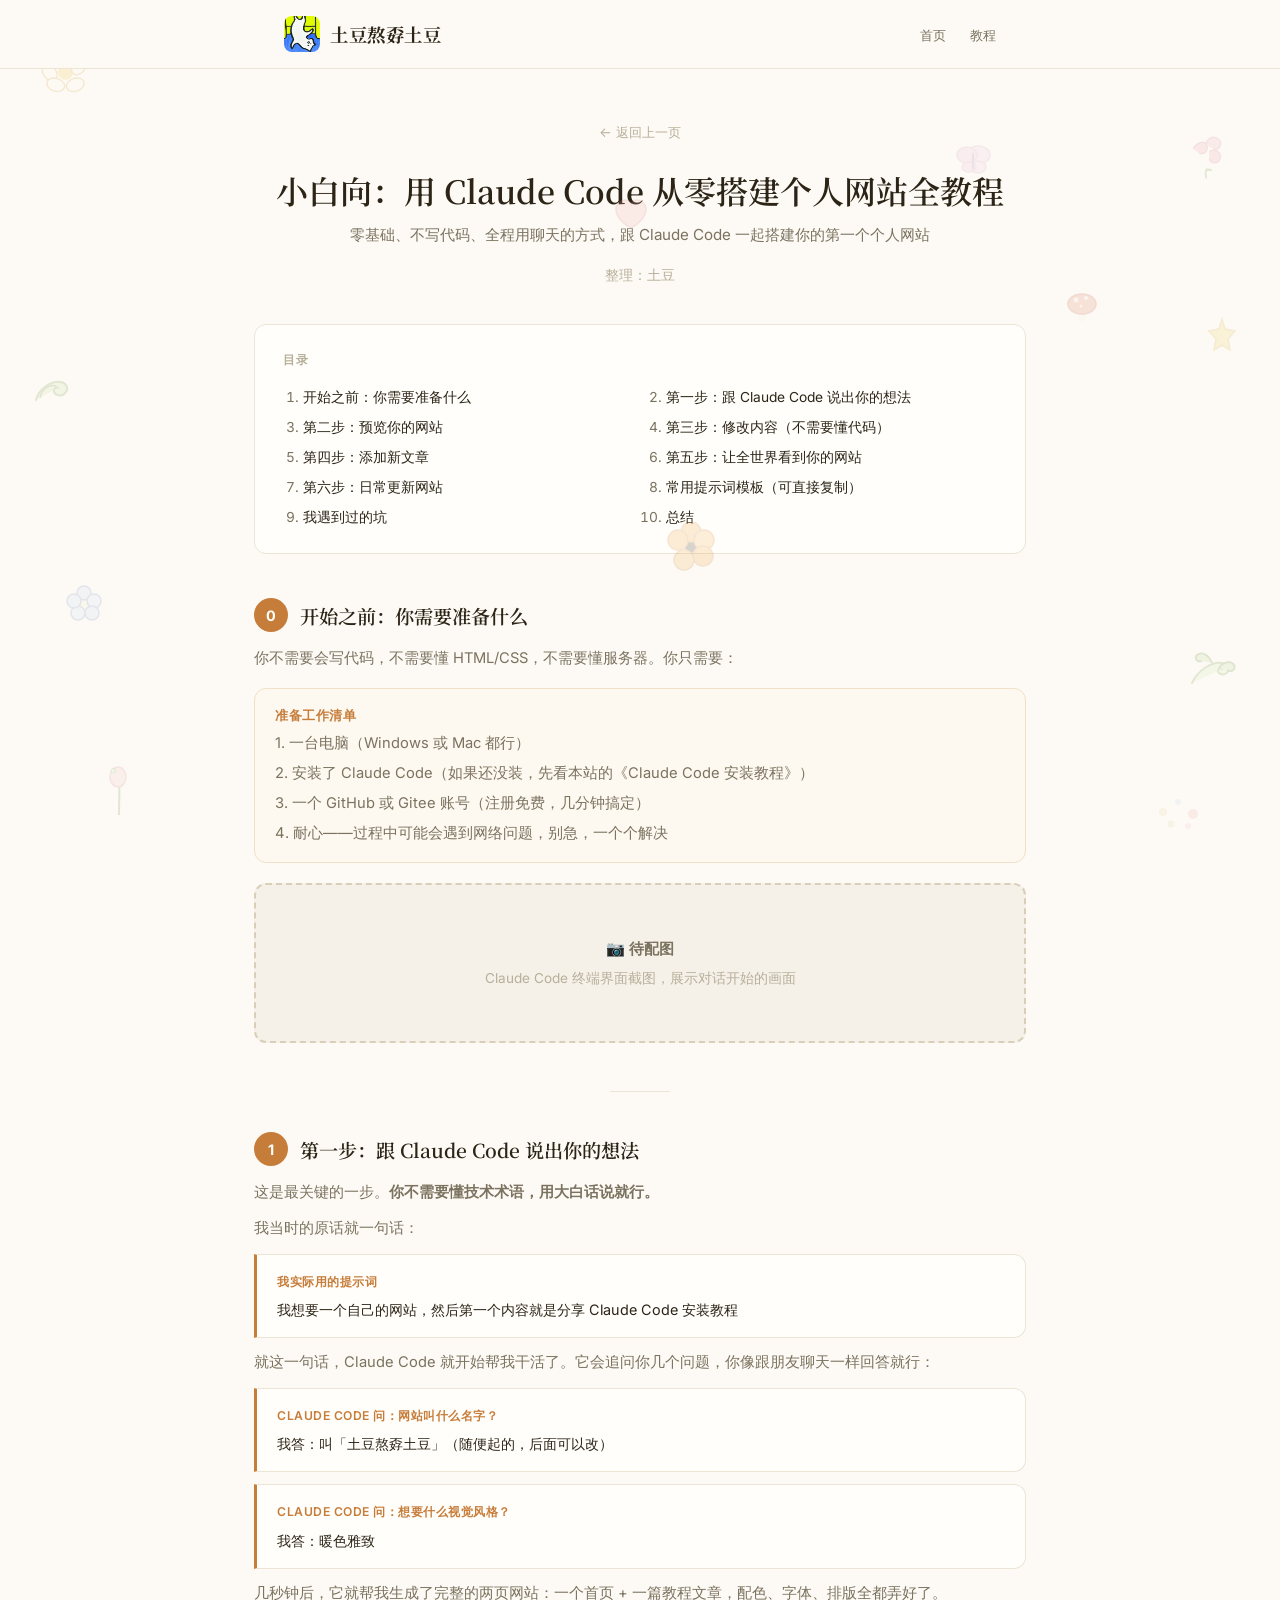
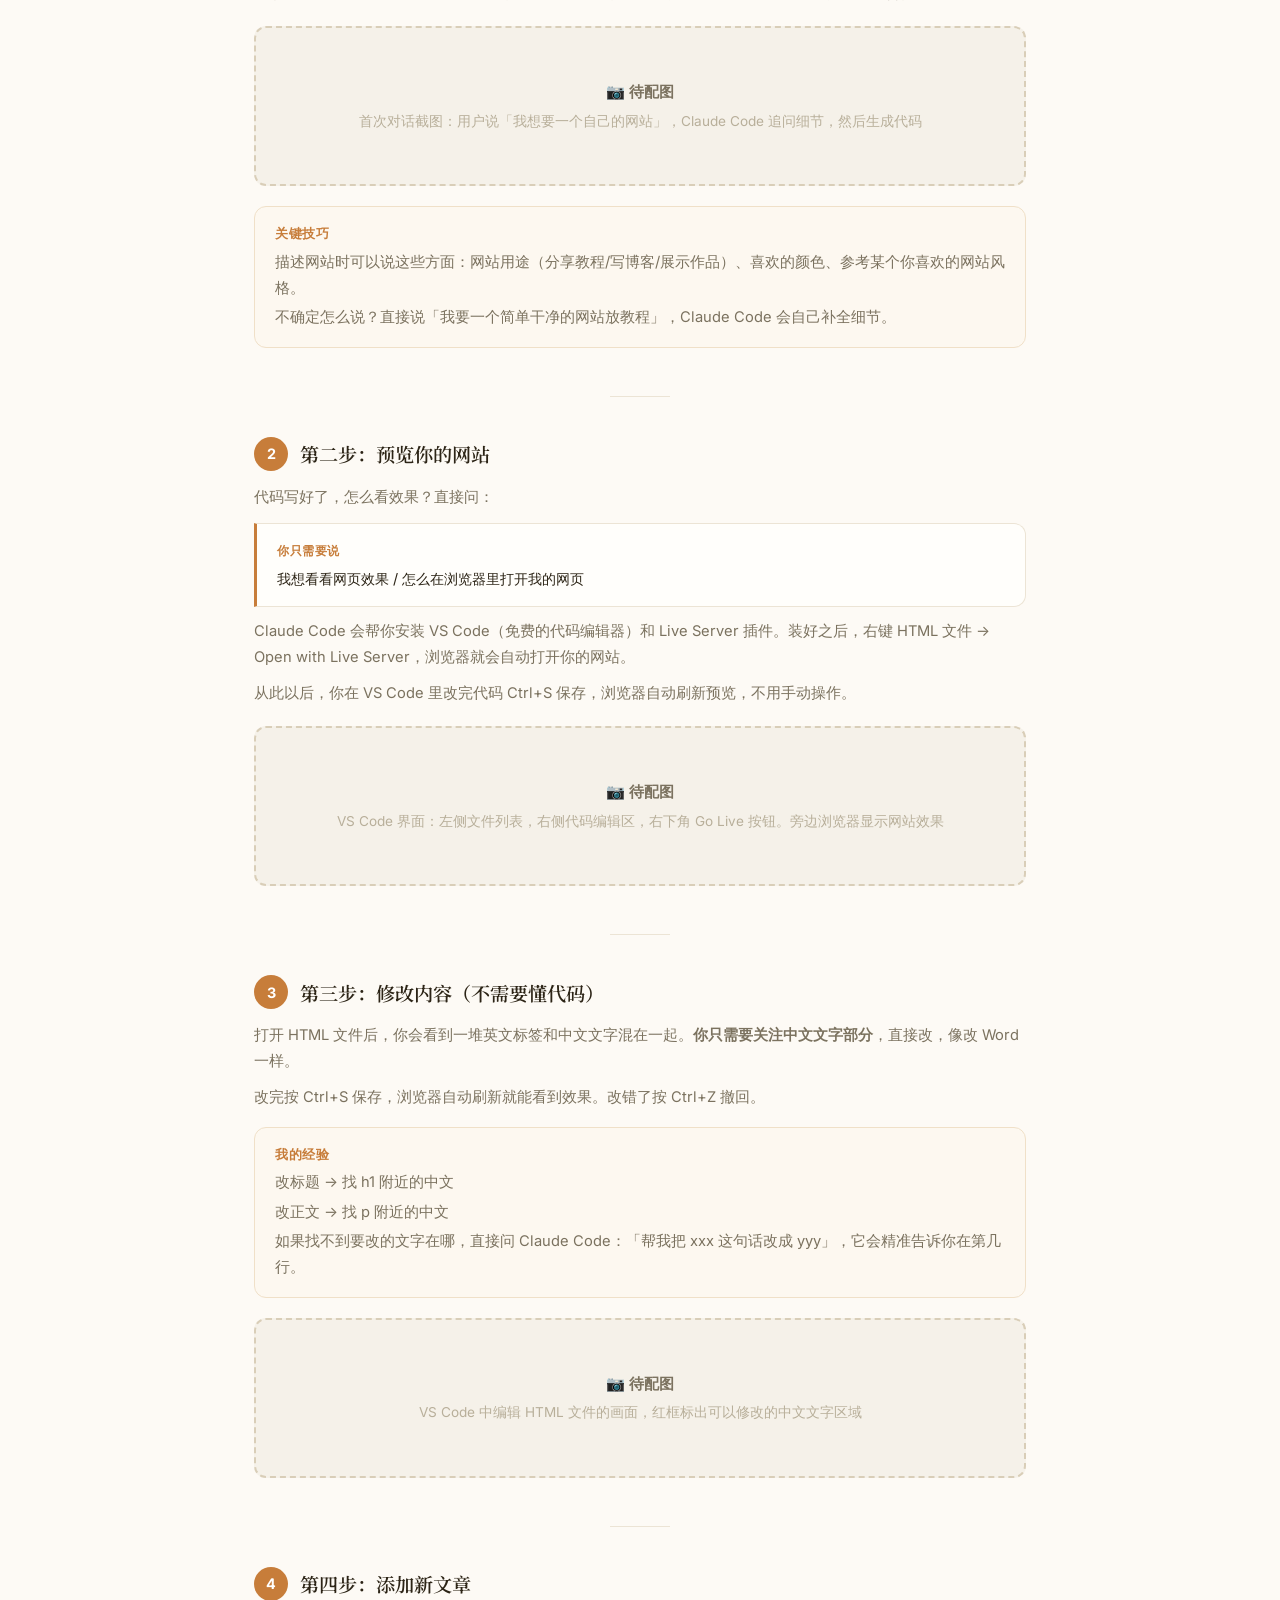
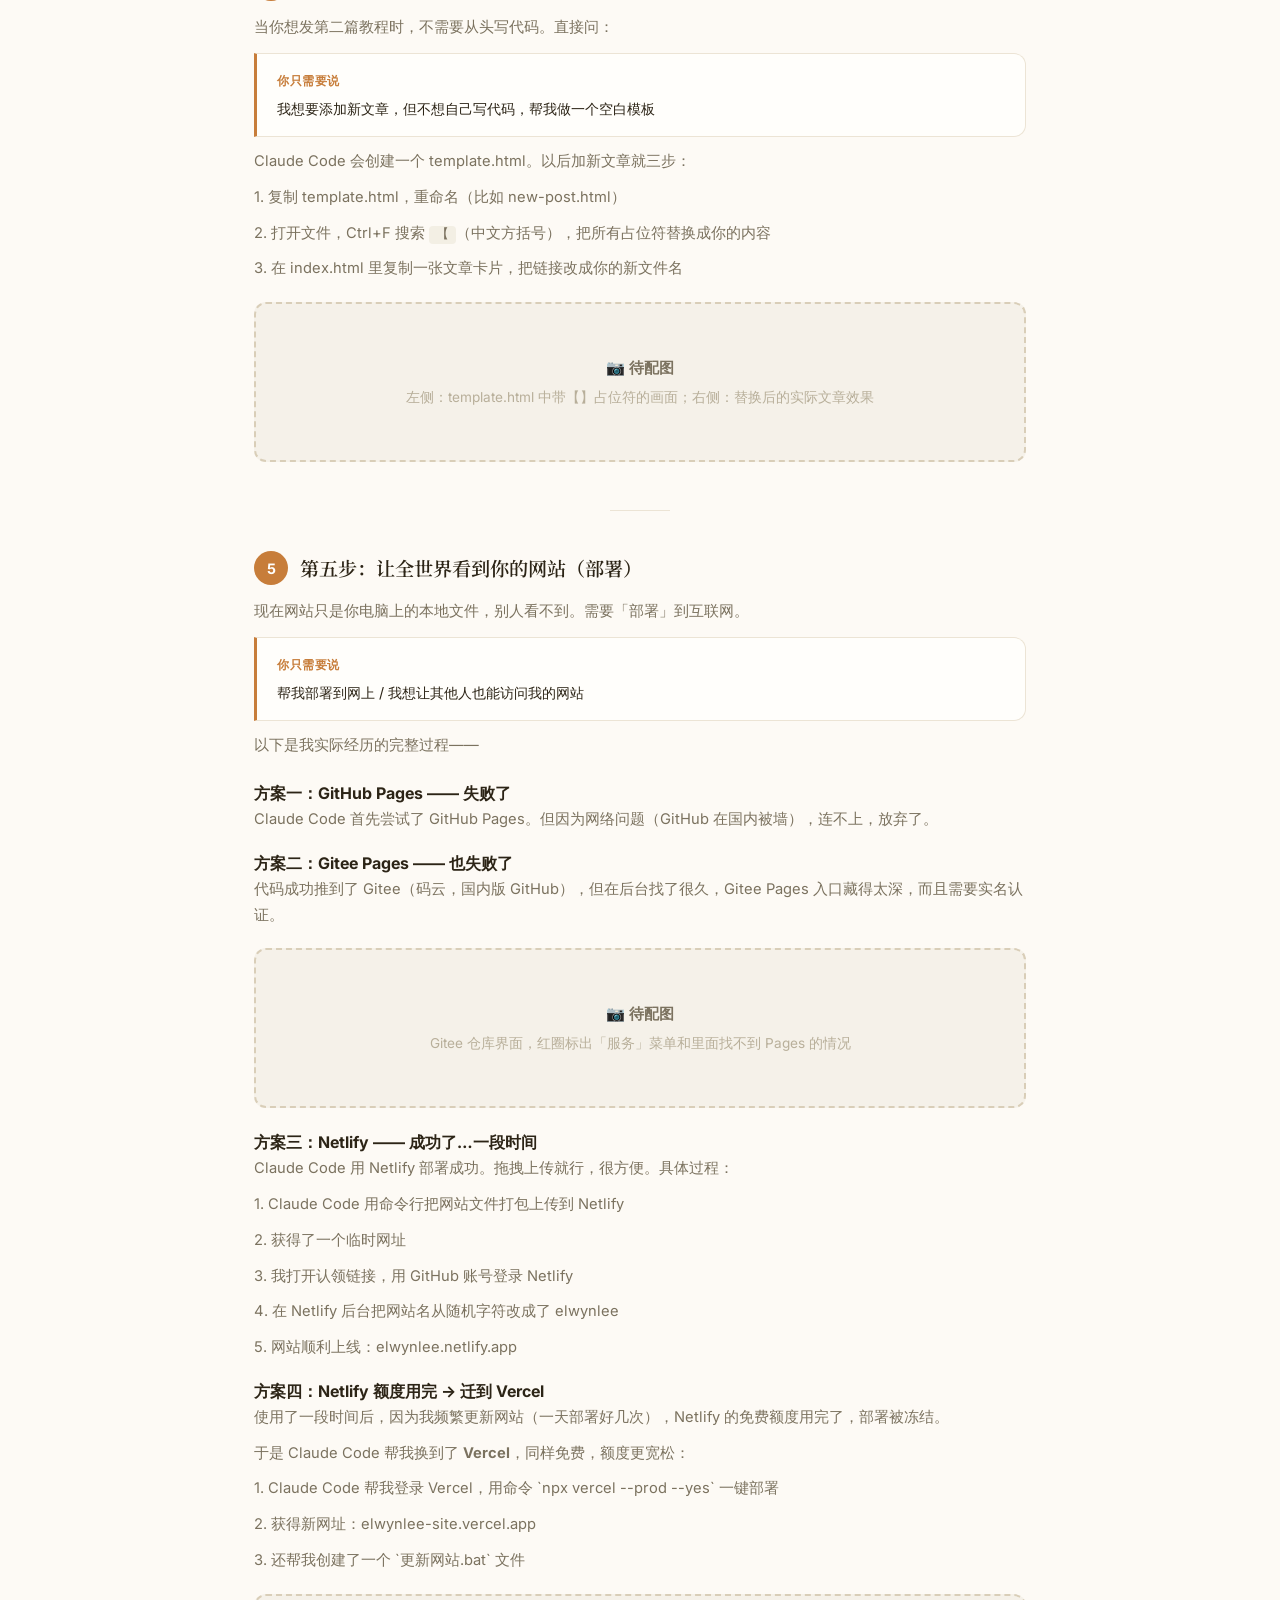
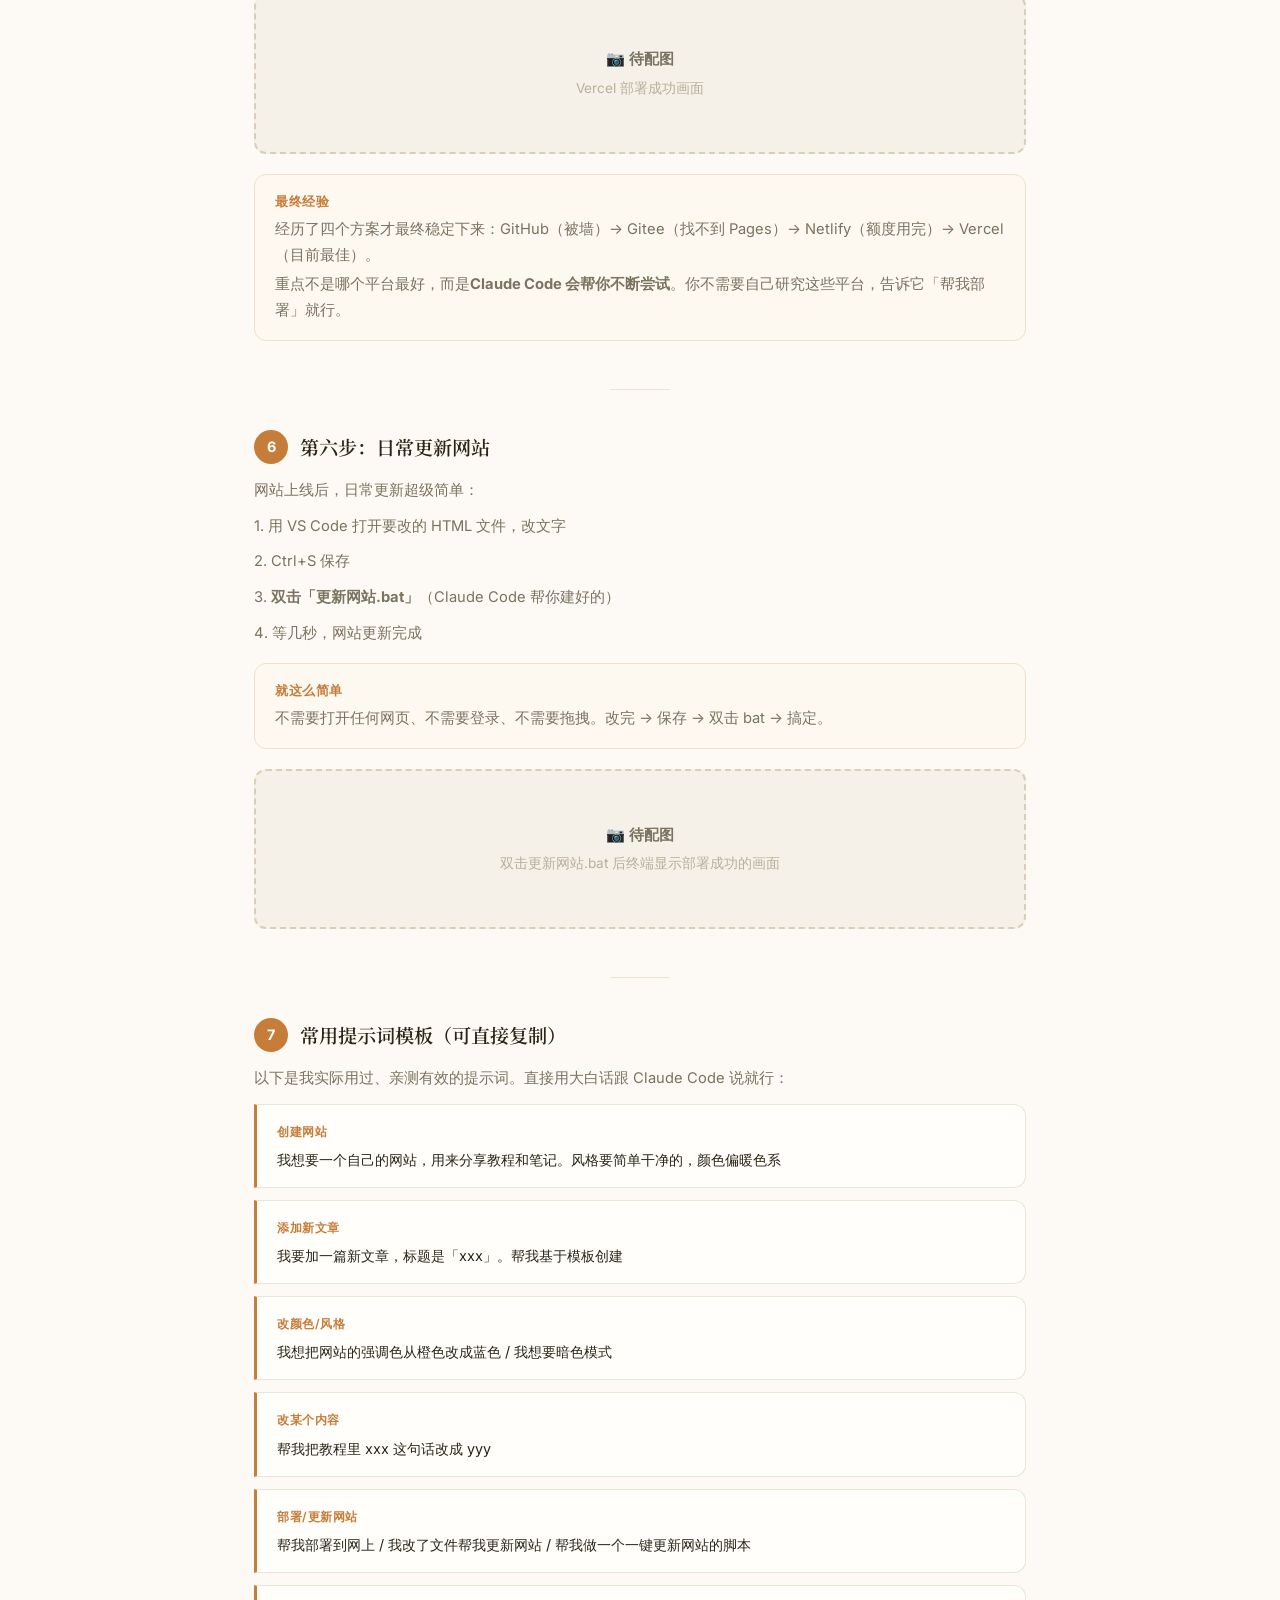
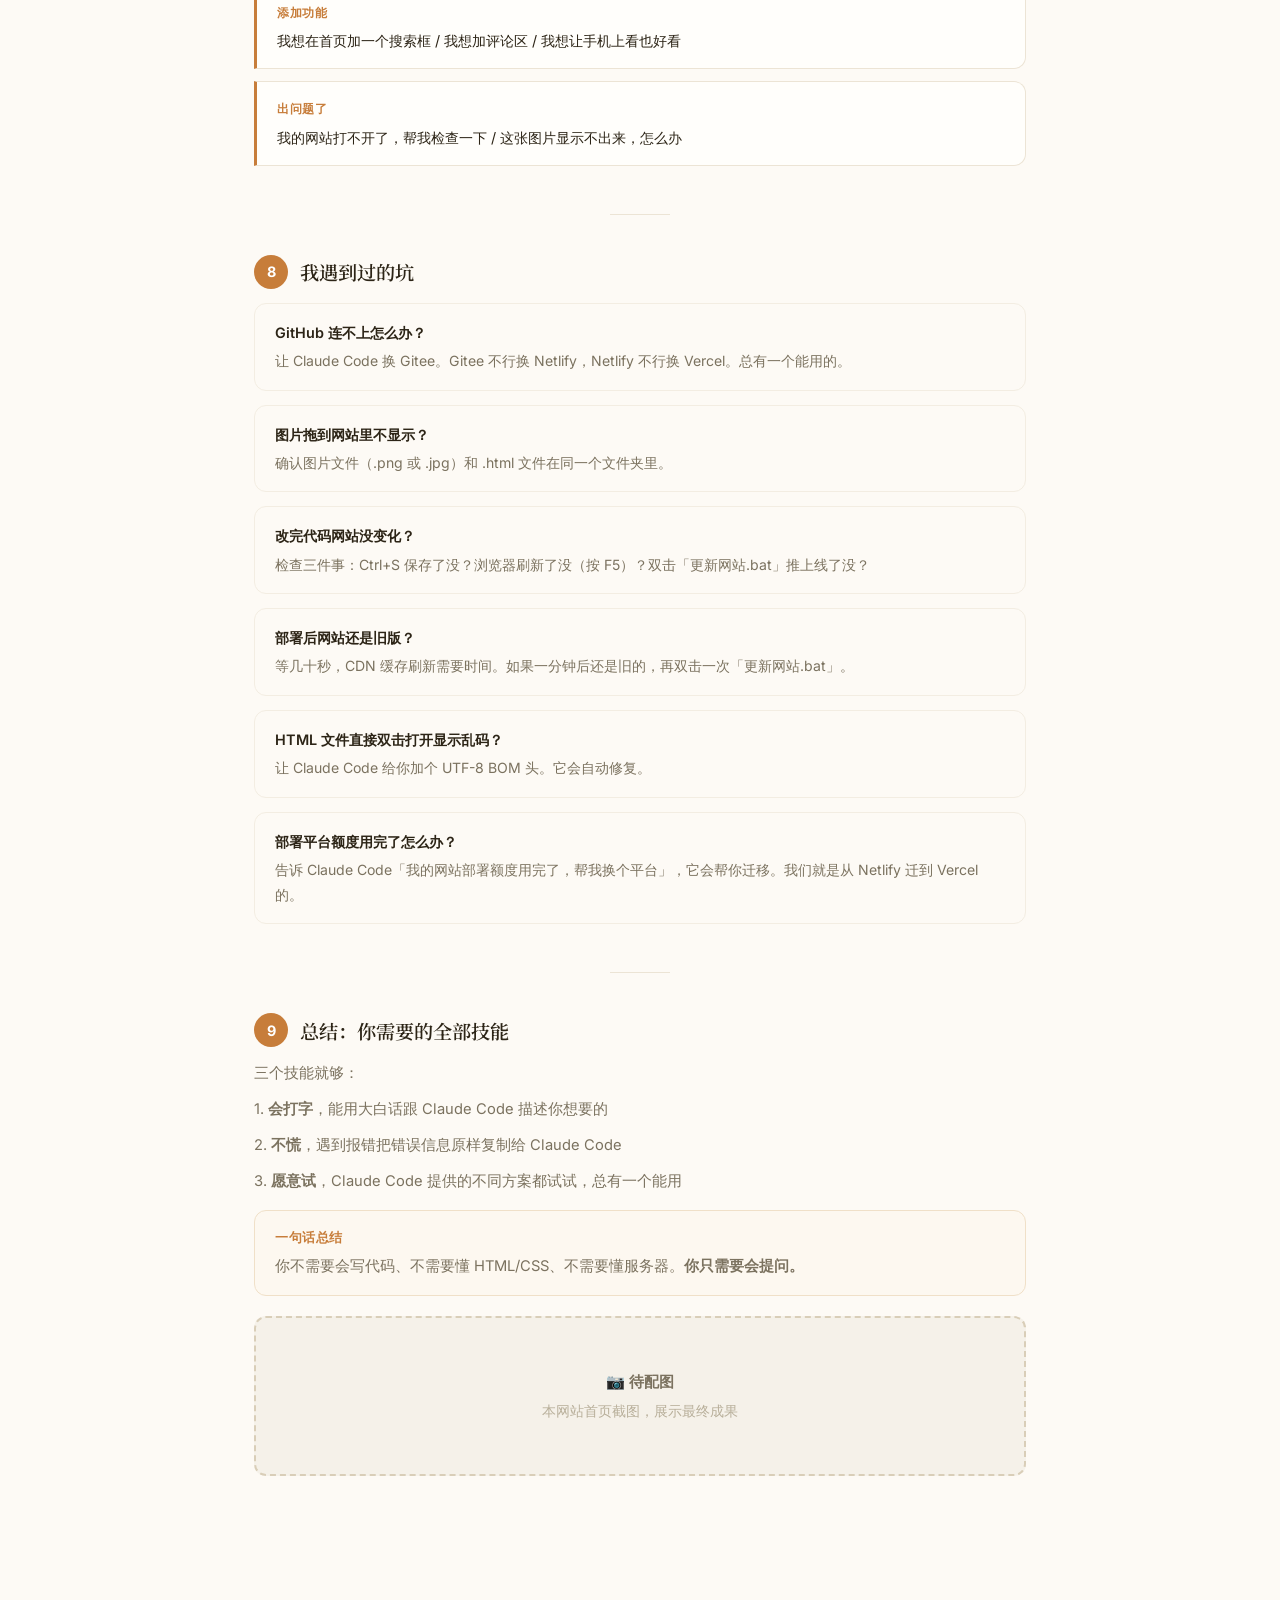
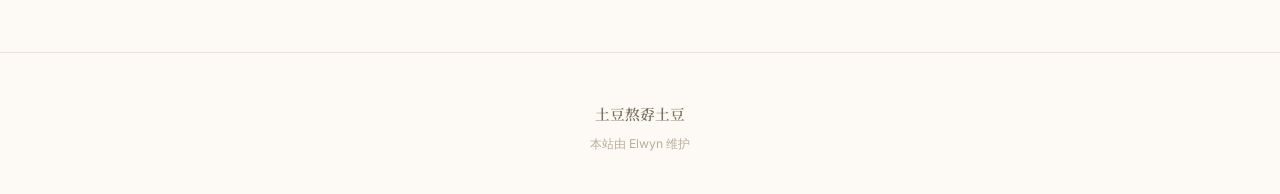
<file: how-to-build-site.html>
<!DOCTYPE html>
<html lang="zh-CN">
<head>
    <meta charset="UTF-8">
    <meta name="viewport" content="width=device-width, initial-scale=1.0">
    <title>小白向：用 Claude Code 从零搭建个人网站全教程 — 土豆熬孬土豆</title>
    <meta name="description" content="零基础用 Claude Code 搭建个人网站的手把手教程，从提问到部署，附提示词模板。">
    <link rel="preconnect" href="https://fonts.googleapis.com">
    <link rel="preconnect" href="https://fonts.gstatic.com" crossorigin>
    <link href="https://fonts.googleapis.com/css2?family=Inter:wght@400;500;600&family=Noto+Serif+SC:wght@400;600;700&display=swap" rel="stylesheet">
    <link rel="stylesheet" href="site.css">
    <style>
        /* 配图占位样式 */
        .img-placeholder {
            display: flex;
            align-items: center;
            justify-content: center;
            width: 100%;
            min-height: 160px;
            background: #f5f1e9;
            border: 2px dashed #d9ceb8;
            border-radius: var(--radius);
            margin: 20px 0;
            color: var(--text-tertiary);
            font-size: 0.85rem;
            text-align: center;
            padding: 40px 20px;
            cursor: default;
            transition: all 0.2s;
        }
        .img-placeholder:hover {
            border-color: var(--accent);
            color: var(--accent);
            background: #fdf8f0;
        }
        .img-placeholder strong {
            display: block;
            font-size: 0.95rem;
            margin-bottom: 4px;
            color: var(--text-secondary);
        }
        /* 提示词卡片 */
        .prompt-card {
            background: var(--surface);
            border: 1px solid var(--border);
            border-left: 3px solid var(--accent);
            border-radius: 0 var(--radius) var(--radius) 0;
            padding: 16px 20px;
            margin: 12px 0;
        }
        .prompt-card .prompt-label {
            font-size: 0.76rem;
            font-weight: 600;
            color: var(--accent);
            text-transform: uppercase;
            letter-spacing: 0.5px;
            margin-bottom: 6px;
        }
        .prompt-card .prompt-text {
            font-size: 0.9rem;
            color: var(--text);
            line-height: 1.6;
        }
    </style>
</head>
<body>
<!-- 全站装饰元素 -->
<div class="decor-el decor-1" style="top:5%;left:3%;width:55px;height:55px;animation:decorFloat1 7s infinite"><svg viewBox="0 0 60 60"><circle cx="30" cy="30" r="8" fill="#f0c040"/><ellipse cx="30" cy="12" rx="7" ry="10" fill="#fff8f0" stroke="#d4a040" stroke-width="1.5"/><ellipse cx="46" cy="24" rx="7" ry="10" fill="#fff8f0" stroke="#d4a040" stroke-width="1.5" transform="rotate(72,30,30)"/><ellipse cx="44" cy="40" rx="7" ry="10" fill="#fff8f0" stroke="#d4a040" stroke-width="1.5" transform="rotate(144,30,30)"/><ellipse cx="22" cy="44" rx="7" ry="10" fill="#fff8f0" stroke="#d4a040" stroke-width="1.5" transform="rotate(216,30,30)"/><ellipse cx="14" cy="24" rx="7" ry="10" fill="#fff8f0" stroke="#d4a040" stroke-width="1.5" transform="rotate(288,30,30)"/></svg></div>
<div class="decor-el decor-2" style="top:14%;right:4%;width:45px;height:60px;animation:decorFloat2 8s 1s infinite"><svg viewBox="0 0 50 60"><path d="M25 55c-1-3-1-8 0-10 2 0 4 0 6 1" stroke="#7a9a4a" stroke-width="2" fill="none"/><path d="M10 22c3-6 12-10 15-5 3 6-2 12-8 10" fill="#f0a0b0" stroke="#d08090" stroke-width="1.5"/><path d="M25 18c0-8 8-12 14-6 4 4 0 12-6 10" fill="#f0b0c0" stroke="#d08090" stroke-width="1.5"/><path d="M28 25c6-4 14 0 12 8-2 6-10 6-12 0" fill="#f0a0b0" stroke="#d08090" stroke-width="1.5"/></svg></div>
<div class="decor-el decor-3" style="top:40%;left:2%;width:50px;height:50px;animation:decorFloat3 9s 0.5s infinite"><svg viewBox="0 0 50 50"><path d="M10 40c2-10 15-20 25-18 5 1 8 6 5 10-3 5-10 4-12 0-1-3 2-6 4-4" stroke="#7a9a4a" stroke-width="2" fill="#c8e0a0" stroke-linecap="round"/><path d="M14 38c1-8 8-14 16-12" stroke="#6a8a3a" stroke-width="1.5" fill="none"/></svg></div>
<div class="decor-el decor-4" style="top:35%;right:3%;width:40px;height:40px;animation:decorFloat1 6s 2s infinite"><svg viewBox="0 0 40 40"><path d="M20 4l3 10 10 2-7 8 2 11-8-5-8 5 2-11-7-8 10-2z" fill="#f0d060" stroke="#d0b040" stroke-width="1.5"/></svg></div>
<div class="decor-el decor-5" style="top:65%;left:5%;width:40px;height:40px;animation:decorFloat2 7.5s 1.5s infinite"><svg viewBox="0 0 40 40"><circle cx="20" cy="20" r="4" fill="#f0f0c0"/><circle cx="20" cy="8" r="7" fill="#c0d8f0" stroke="#8090c0" stroke-width="1.5"/><circle cx="30" cy="16" r="7" fill="#c8ddf4" stroke="#8090c0" stroke-width="1.5"/><circle cx="28" cy="28" r="7" fill="#c0d8f0" stroke="#8090c0" stroke-width="1.5"/><circle cx="14" cy="28" r="7" fill="#c8ddf4" stroke="#8090c0" stroke-width="1.5"/><circle cx="10" cy="16" r="7" fill="#c0d8f0" stroke="#8090c0" stroke-width="1.5"/></svg></div>
<div class="decor-el decor-6" style="top:72%;right:3%;width:55px;height:45px;animation:decorFloat3 8.5s 0.8s infinite"><svg viewBox="0 0 55 45"><path d="M5 35c5-12 20-22 30-20 4 1 8 4 6 8-2 5-8 4-10 1-1-2 2-5 4-3" stroke="#7a9a4a" stroke-width="2" fill="#c8e8b0" stroke-linecap="round"/><path d="M25 15c-3-8-10-12-15-8-3 3 0 8 5 6" stroke="#6a8a3a" stroke-width="1.8" fill="#b8d898"/><path d="M32 20c4-6 12-8 15-3 2 4-2 8-7 5" stroke="#6a8a3a" stroke-width="1.8" fill="#b8d898"/></svg></div>
<div class="decor-el decor-7" style="top:22%;left:48%;width:35px;height:35px;animation:decorFloat1 10s 3s infinite"><svg viewBox="0 0 35 35"><path d="M17 30c-8-4-15-12-15-18 0-6 4-10 9-10 4 0 6 3 6 6 0-3 2-6 6-6 5 0 9 4 9 10 0 6-7 14-15 18z" fill="#f0b0b0" stroke="#d08080" stroke-width="1.5"/></svg></div>
<div class="decor-el decor-8" style="top:58%;left:52%;width:50px;height:50px;animation:decorFloat2 7s 2s infinite"><svg viewBox="0 0 50 50"><circle cx="25" cy="25" r="6" fill="#3a2a1a"/><circle cx="25" cy="10" r="10" fill="#f0a040" stroke="#d08030" stroke-width="1.5"/><circle cx="38" cy="18" r="10" fill="#f0b050" stroke="#d08030" stroke-width="1.5"/><circle cx="37" cy="34" r="10" fill="#f0a040" stroke="#d08030" stroke-width="1.5"/><circle cx="18" cy="38" r="10" fill="#f0b050" stroke="#d08030" stroke-width="1.5"/><circle cx="12" cy="18" r="10" fill="#f0a040" stroke="#d08030" stroke-width="1.5"/></svg></div>
<div class="decor-el decor-9" style="top:85%;left:8%;width:35px;height:50px;animation:decorFloat3 6.5s 1s infinite"><svg viewBox="0 0 35 50"><path d="M17 50c0-15 1-25 0-32-1 2-3 2-4 1" stroke="#7a9a4a" stroke-width="2" fill="none"/><ellipse cx="16" cy="12" rx="8" ry="10" fill="#f0c0c0" stroke="#d09090" stroke-width="1.5"/><path d="M10 8c-2-3 0-6 3-4 2 2 0 5-2 4" fill="#c8e0a0" stroke="#7a9a4a" stroke-width="1"/></svg></div>
<div class="decor-el decor-10" style="top:88%;right:6%;width:50px;height:40px;animation:decorFloat1 9s 1.5s infinite"><svg viewBox="0 0 50 40"><circle cx="10" cy="20" r="4" fill="#f0d0a0"/><circle cx="25" cy="10" r="3" fill="#c0d8f0"/><circle cx="40" cy="22" r="5" fill="#f0b0b0"/><circle cx="18" cy="32" r="3.5" fill="#c8e0b0"/><circle cx="35" cy="34" r="3" fill="#f0c0d0"/></svg></div>
<div class="decor-el decor-11" style="top:32%;right:14%;width:35px;height:40px;animation:decorFloat3 8s 2.5s infinite"><svg viewBox="0 0 35 40"><rect x="13" y="18" width="6" height="16" rx="3" fill="#f5efe0"/><ellipse cx="16" cy="16" rx="14" ry="10" fill="#e08060" stroke="#c06040" stroke-width="1.5"/><circle cx="10" cy="12" r="2.5" fill="#fff" opacity="0.7"/><circle cx="20" cy="10" r="2" fill="#fff" opacity="0.7"/><circle cx="15" cy="18" r="1.5" fill="#fff" opacity="0.7"/></svg></div>
<div class="decor-el decor-12" style="top:15%;right:22%;width:45px;height:40px;animation:decorFloat2 7s 0.5s infinite"><svg viewBox="0 0 45 40"><ellipse cx="25" cy="20" rx="12" ry="9" fill="#f0c8e0" stroke="#d0a0c0" stroke-width="1.5"/><ellipse cx="14" cy="20" rx="10" ry="8" fill="#e8b8d8" stroke="#d0a0c0" stroke-width="1.5"/><ellipse cx="25" cy="32" rx="8" ry="6" fill="#f0c8e0" stroke="#d0a0c0" stroke-width="1.5"/><ellipse cx="16" cy="32" rx="7" ry="5" fill="#e8b8d8" stroke="#d0a0c0" stroke-width="1.5"/><line x1="20" y1="18" x2="20" y2="34" stroke="#a080a0" stroke-width="2"/></svg></div>

<div class="progress-bar" id="progressBar"></div>

<header class="site-header">
    <div class="header-inner">
        <a href="index.html" class="site-logo"><img src="logo.png" alt="logo" class="site-logo-img">土豆熬孬土豆</a>
        <nav>
            <ul class="site-nav">
                <li><a href="index.html">首页</a></li>
                <li><a href="#">教程</a></li>
            </ul>
        </nav>
    </div>
</header>

<main class="main">

    <div class="article-header">
        <a href="javascript:history.back()" class="back-link">&larr; 返回上一页</a>
        <h1>小白向：用 Claude Code 从零搭建个人网站全教程</h1>
        <p class="subtitle">零基础、不写代码、全程用聊天的方式，跟 Claude Code 一起搭建你的第一个个人网站</p>
        <div class="meta-row">
            <span>整理：土豆</span>
        </div>
    </div>

    <div class="toc-card">
        <h3>目录</h3>
        <ol>
            <li><a href="#s0">开始之前：你需要准备什么</a></li>
            <li><a href="#s1">第一步：跟 Claude Code 说出你的想法</a></li>
            <li><a href="#s2">第二步：预览你的网站</a></li>
            <li><a href="#s3">第三步：修改内容（不需要懂代码）</a></li>
            <li><a href="#s4">第四步：添加新文章</a></li>
            <li><a href="#s5">第五步：让全世界看到你的网站</a></li>
            <li><a href="#s6">第六步：日常更新网站</a></li>
            <li><a href="#s7">常用提示词模板（可直接复制）</a></li>
            <li><a href="#s8">我遇到过的坑</a></li>
            <li><a href="#s9">总结</a></li>
        </ol>
    </div>

    <!-- ====== Section 0: 准备 ====== -->
    <section class="step" id="s0">
        <div class="step-header">
            <div class="step-number">0</div>
            <h2>开始之前：你需要准备什么</h2>
        </div>
        <p>你不需要会写代码，不需要懂 HTML/CSS，不需要懂服务器。你只需要：</p>
        <div class="tip">
            <div class="tip-title">准备工作清单</div>
            <p>1. 一台电脑（Windows 或 Mac 都行）</p>
            <p>2. 安装了 Claude Code（如果还没装，先看本站的《Claude Code 安装教程》）</p>
            <p>3. 一个 GitHub 或 Gitee 账号（注册免费，几分钟搞定）</p>
            <p>4. 耐心——过程中可能会遇到网络问题，别急，一个个解决</p>
        </div>
        <div class="img-placeholder">
            <div><strong>📷 待配图</strong>Claude Code 终端界面截图，展示对话开始的画面</div>
        </div>
    </section>

    <div class="section-divider"></div>

    <!-- ====== Section 1: 说出想法 ====== -->
    <section class="step" id="s1">
        <div class="step-header">
            <div class="step-number">1</div>
            <h2>第一步：跟 Claude Code 说出你的想法</h2>
        </div>
        <p>这是最关键的一步。<strong>你不需要懂技术术语，用大白话说就行。</strong></p>
        <p>我当时的原话就一句话：</p>

        <div class="prompt-card">
            <div class="prompt-label">我实际用的提示词</div>
            <div class="prompt-text">我想要一个自己的网站，然后第一个内容就是分享 Claude Code 安装教程</div>
        </div>

        <p>就这一句话，Claude Code 就开始帮我干活了。它会追问你几个问题，你像跟朋友聊天一样回答就行：</p>

        <div class="prompt-card">
            <div class="prompt-label">Claude Code 问：网站叫什么名字？</div>
            <div class="prompt-text">我答：叫「土豆熬孬土豆」（随便起的，后面可以改）</div>
        </div>

        <div class="prompt-card">
            <div class="prompt-label">Claude Code 问：想要什么视觉风格？</div>
            <div class="prompt-text">我答：暖色雅致</div>
        </div>

        <p>几秒钟后，它就帮我生成了完整的两页网站：一个首页 + 一篇教程文章，配色、字体、排版全都弄好了。</p>

        <div class="img-placeholder">
            <div><strong>📷 待配图</strong>首次对话截图：用户说「我想要一个自己的网站」，Claude Code 追问细节，然后生成代码</div>
        </div>

        <div class="tip">
            <div class="tip-title">关键技巧</div>
            <p>描述网站时可以说这些方面：网站用途（分享教程/写博客/展示作品）、喜欢的颜色、参考某个你喜欢的网站风格。</p>
            <p>不确定怎么说？直接说「我要一个简单干净的网站放教程」，Claude Code 会自己补全细节。</p>
        </div>
    </section>

    <div class="section-divider"></div>

    <!-- ====== Section 2: 预览 ====== -->
    <section class="step" id="s2">
        <div class="step-header">
            <div class="step-number">2</div>
            <h2>第二步：预览你的网站</h2>
        </div>
        <p>代码写好了，怎么看效果？直接问：</p>

        <div class="prompt-card">
            <div class="prompt-label">你只需要说</div>
            <div class="prompt-text">我想看看网页效果 / 怎么在浏览器里打开我的网页</div>
        </div>

        <p>Claude Code 会帮你安装 VS Code（免费的代码编辑器）和 Live Server 插件。装好之后，右键 HTML 文件 → Open with Live Server，浏览器就会自动打开你的网站。</p>
        <p>从此以后，你在 VS Code 里改完代码 Ctrl+S 保存，浏览器自动刷新预览，不用手动操作。</p>

        <div class="img-placeholder">
            <div><strong>📷 待配图</strong>VS Code 界面：左侧文件列表，右侧代码编辑区，右下角 Go Live 按钮。旁边浏览器显示网站效果</div>
        </div>
    </section>

    <div class="section-divider"></div>

    <!-- ====== Section 3: 修改内容 ====== -->
    <section class="step" id="s3">
        <div class="step-header">
            <div class="step-number">3</div>
            <h2>第三步：修改内容（不需要懂代码）</h2>
        </div>
        <p>打开 HTML 文件后，你会看到一堆英文标签和中文文字混在一起。<strong>你只需要关注中文文字部分</strong>，直接改，像改 Word 一样。</p>
        <p>改完按 Ctrl+S 保存，浏览器自动刷新就能看到效果。改错了按 Ctrl+Z 撤回。</p>

        <div class="tip">
            <div class="tip-title">我的经验</div>
            <p>改标题 → 找 h1 附近的中文</p>
            <p>改正文 → 找 p 附近的中文</p>
            <p>如果找不到要改的文字在哪，直接问 Claude Code：「帮我把 xxx 这句话改成 yyy」，它会精准告诉你在第几行。</p>
        </div>

        <div class="img-placeholder">
            <div><strong>📷 待配图</strong>VS Code 中编辑 HTML 文件的画面，红框标出可以修改的中文文字区域</div>
        </div>
    </section>

    <div class="section-divider"></div>

    <!-- ====== Section 4: 加新文章 ====== -->
    <section class="step" id="s4">
        <div class="step-header">
            <div class="step-number">4</div>
            <h2>第四步：添加新文章</h2>
        </div>
        <p>当你想发第二篇教程时，不需要从头写代码。直接问：</p>

        <div class="prompt-card">
            <div class="prompt-label">你只需要说</div>
            <div class="prompt-text">我想要添加新文章，但不想自己写代码，帮我做一个空白模板</div>
        </div>

        <p>Claude Code 会创建一个 template.html。以后加新文章就三步：</p>
        <p>1. 复制 template.html，重命名（比如 new-post.html）</p>
        <p>2. 打开文件，Ctrl+F 搜索 <code>【</code>（中文方括号），把所有占位符替换成你的内容</p>
        <p>3. 在 index.html 里复制一张文章卡片，把链接改成你的新文件名</p>

        <div class="img-placeholder">
            <div><strong>📷 待配图</strong>左侧：template.html 中带【】占位符的画面；右侧：替换后的实际文章效果</div>
        </div>
    </section>

    <div class="section-divider"></div>

    <!-- ====== Section 5: 部署 ====== -->
    <section class="step" id="s5">
        <div class="step-header">
            <div class="step-number">5</div>
            <h2>第五步：让全世界看到你的网站（部署）</h2>
        </div>
        <p>现在网站只是你电脑上的本地文件，别人看不到。需要「部署」到互联网。</p>

        <div class="prompt-card">
            <div class="prompt-label">你只需要说</div>
            <div class="prompt-text">帮我部署到网上 / 我想让其他人也能访问我的网站</div>
        </div>

        <p>以下是我实际经历的完整过程——</p>

        <h3 style="font-size:1rem;margin-top:20px;">方案一：GitHub Pages —— 失败了</h3>
        <p>Claude Code 首先尝试了 GitHub Pages。但因为网络问题（GitHub 在国内被墙），连不上，放弃了。</p>

        <h3 style="font-size:1rem;margin-top:16px;">方案二：Gitee Pages —— 也失败了</h3>
        <p>代码成功推到了 Gitee（码云，国内版 GitHub），但在后台找了很久，Gitee Pages 入口藏得太深，而且需要实名认证。</p>

        <div class="img-placeholder">
            <div><strong>📷 待配图</strong>Gitee 仓库界面，红圈标出「服务」菜单和里面找不到 Pages 的情况</div>
        </div>

        <h3 style="font-size:1rem;margin-top:16px;">方案三：Netlify —— 成功了…一段时间</h3>
        <p>Claude Code 用 Netlify 部署成功。拖拽上传就行，很方便。具体过程：</p>
        <p>1. Claude Code 用命令行把网站文件打包上传到 Netlify</p>
        <p>2. 获得了一个临时网址</p>
        <p>3. 我打开认领链接，用 GitHub 账号登录 Netlify</p>
        <p>4. 在 Netlify 后台把网站名从随机字符改成了 elwynlee</p>
        <p>5. 网站顺利上线：elwynlee.netlify.app</p>

        <h3 style="font-size:1rem;margin-top:16px;">方案四：Netlify 额度用完 → 迁到 Vercel</h3>
        <p>使用了一段时间后，因为我频繁更新网站（一天部署好几次），Netlify 的免费额度用完了，部署被冻结。</p>
        <p>于是 Claude Code 帮我换到了 <strong>Vercel</strong>，同样免费，额度更宽松：</p>
        <p>1. Claude Code 帮我登录 Vercel，用命令 `npx vercel --prod --yes` 一键部署</p>
        <p>2. 获得新网址：elwynlee-site.vercel.app</p>
        <p>3. 还帮我创建了一个 `更新网站.bat` 文件</p>

        <div class="img-placeholder">
            <div><strong>📷 待配图</strong>Vercel 部署成功画面</div>
        </div>

        <div class="tip">
            <div class="tip-title">最终经验</div>
            <p>经历了四个方案才最终稳定下来：GitHub（被墙）→ Gitee（找不到 Pages）→ Netlify（额度用完）→ Vercel（目前最佳）。</p>
            <p>重点不是哪个平台最好，而是<strong>Claude Code 会帮你不断尝试</strong>。你不需要自己研究这些平台，告诉它「帮我部署」就行。</p>
        </div>
    </section>

    <div class="section-divider"></div>

    <!-- ====== Section 6: 更新 ====== -->
    <section class="step" id="s6">
        <div class="step-header">
            <div class="step-number">6</div>
            <h2>第六步：日常更新网站</h2>
        </div>
        <p>网站上线后，日常更新超级简单：</p>
        <p>1. 用 VS Code 打开要改的 HTML 文件，改文字</p>
        <p>2. Ctrl+S 保存</p>
        <p>3. <strong>双击「更新网站.bat」</strong>（Claude Code 帮你建好的）</p>
        <p>4. 等几秒，网站更新完成</p>

        <div class="tip">
            <div class="tip-title">就这么简单</div>
            <p>不需要打开任何网页、不需要登录、不需要拖拽。改完 → 保存 → 双击 bat → 搞定。</p>
        </div>

        <div class="img-placeholder">
            <div><strong>📷 待配图</strong>双击更新网站.bat 后终端显示部署成功的画面</div>
        </div>
    </section>

    <div class="section-divider"></div>

    <!-- ====== Section 7: 提示词模板 ====== -->
    <section class="step" id="s7">
        <div class="step-header">
            <div class="step-number">7</div>
            <h2>常用提示词模板（可直接复制）</h2>
        </div>
        <p>以下是我实际用过、亲测有效的提示词。直接用大白话跟 Claude Code 说就行：</p>

        <div class="prompt-card">
            <div class="prompt-label">创建网站</div>
            <div class="prompt-text">我想要一个自己的网站，用来分享教程和笔记。风格要简单干净的，颜色偏暖色系</div>
        </div>

        <div class="prompt-card">
            <div class="prompt-label">添加新文章</div>
            <div class="prompt-text">我要加一篇新文章，标题是「xxx」。帮我基于模板创建</div>
        </div>

        <div class="prompt-card">
            <div class="prompt-label">改颜色/风格</div>
            <div class="prompt-text">我想把网站的强调色从橙色改成蓝色 / 我想要暗色模式</div>
        </div>

        <div class="prompt-card">
            <div class="prompt-label">改某个内容</div>
            <div class="prompt-text">帮我把教程里 xxx 这句话改成 yyy</div>
        </div>

        <div class="prompt-card">
            <div class="prompt-label">部署/更新网站</div>
            <div class="prompt-text">帮我部署到网上 / 我改了文件帮我更新网站 / 帮我做一个一键更新网站的脚本</div>
        </div>

        <div class="prompt-card">
            <div class="prompt-label">添加功能</div>
            <div class="prompt-text">我想在首页加一个搜索框 / 我想加评论区 / 我想让手机上看也好看</div>
        </div>

        <div class="prompt-card">
            <div class="prompt-label">出问题了</div>
            <div class="prompt-text">我的网站打不开了，帮我检查一下 / 这张图片显示不出来，怎么办</div>
        </div>
    </section>

    <div class="section-divider"></div>

    <!-- ====== Section 8: 踩坑 ====== -->
    <section class="step" id="s8">
        <div class="step-header">
            <div class="step-number">8</div>
            <h2>我遇到过的坑</h2>
        </div>

        <div class="qa-list">
            <div class="qa-item">
                <div class="qa-q">GitHub 连不上怎么办？</div>
                <div class="qa-a">让 Claude Code 换 Gitee。Gitee 不行换 Netlify，Netlify 不行换 Vercel。总有一个能用的。</div>
            </div>
            <div class="qa-item">
                <div class="qa-q">图片拖到网站里不显示？</div>
                <div class="qa-a">确认图片文件（.png 或 .jpg）和 .html 文件在同一个文件夹里。</div>
            </div>
            <div class="qa-item">
                <div class="qa-q">改完代码网站没变化？</div>
                <div class="qa-a">检查三件事：Ctrl+S 保存了没？浏览器刷新了没（按 F5）？双击「更新网站.bat」推上线了没？</div>
            </div>
            <div class="qa-item">
                <div class="qa-q">部署后网站还是旧版？</div>
                <div class="qa-a">等几十秒，CDN 缓存刷新需要时间。如果一分钟后还是旧的，再双击一次「更新网站.bat」。</div>
            </div>
            <div class="qa-item">
                <div class="qa-q">HTML 文件直接双击打开显示乱码？</div>
                <div class="qa-a">让 Claude Code 给你加个 UTF-8 BOM 头。它会自动修复。</div>
            </div>
            <div class="qa-item">
                <div class="qa-q">部署平台额度用完了怎么办？</div>
                <div class="qa-a">告诉 Claude Code「我的网站部署额度用完了，帮我换个平台」，它会帮你迁移。我们就是从 Netlify 迁到 Vercel 的。</div>
            </div>
        </div>
    </section>

    <div class="section-divider"></div>

    <!-- ====== Section 9: 总结 ====== -->
    <section class="step" id="s9">
        <div class="step-header">
            <div class="step-number">9</div>
            <h2>总结：你需要的全部技能</h2>
        </div>
        <p>三个技能就够：</p>
        <p>1. <strong>会打字</strong>，能用大白话跟 Claude Code 描述你想要的</p>
        <p>2. <strong>不慌</strong>，遇到报错把错误信息原样复制给 Claude Code</p>
        <p>3. <strong>愿意试</strong>，Claude Code 提供的不同方案都试试，总有一个能用</p>

        <div class="tip">
            <div class="tip-title">一句话总结</div>
            <p>你不需要会写代码、不需要懂 HTML/CSS、不需要懂服务器。<strong>你只需要会提问。</strong></p>
        </div>

        <div class="img-placeholder">
            <div><strong>📷 待配图</strong>本网站首页截图，展示最终成果</div>
        </div>
    </section>

</main>

<footer class="site-footer">
    <span class="footer-brand">土豆熬孬土豆</span>
    本站由 <a href="index.html">Elwyn</a> 维护
</footer>

<script>
(function() {
    var bar = document.getElementById('progressBar');
    window.addEventListener('scroll', function() {
        var h = document.body.scrollHeight - window.innerHeight;
        bar.style.width = h > 0 ? Math.min(100, (window.scrollY / h) * 100) + '%' : '0%';
    }, { passive: true });
})();
function copyCode(btn) {
    var code = btn.parentElement.querySelector('code');
    navigator.clipboard.writeText(code.innerText).then(function() {
        btn.textContent = '已复制'; btn.classList.add('copied');
        setTimeout(function() { btn.textContent = '复制'; btn.classList.remove('copied'); }, 2000);
    });
}
</script>

</body>
</html>
</file>
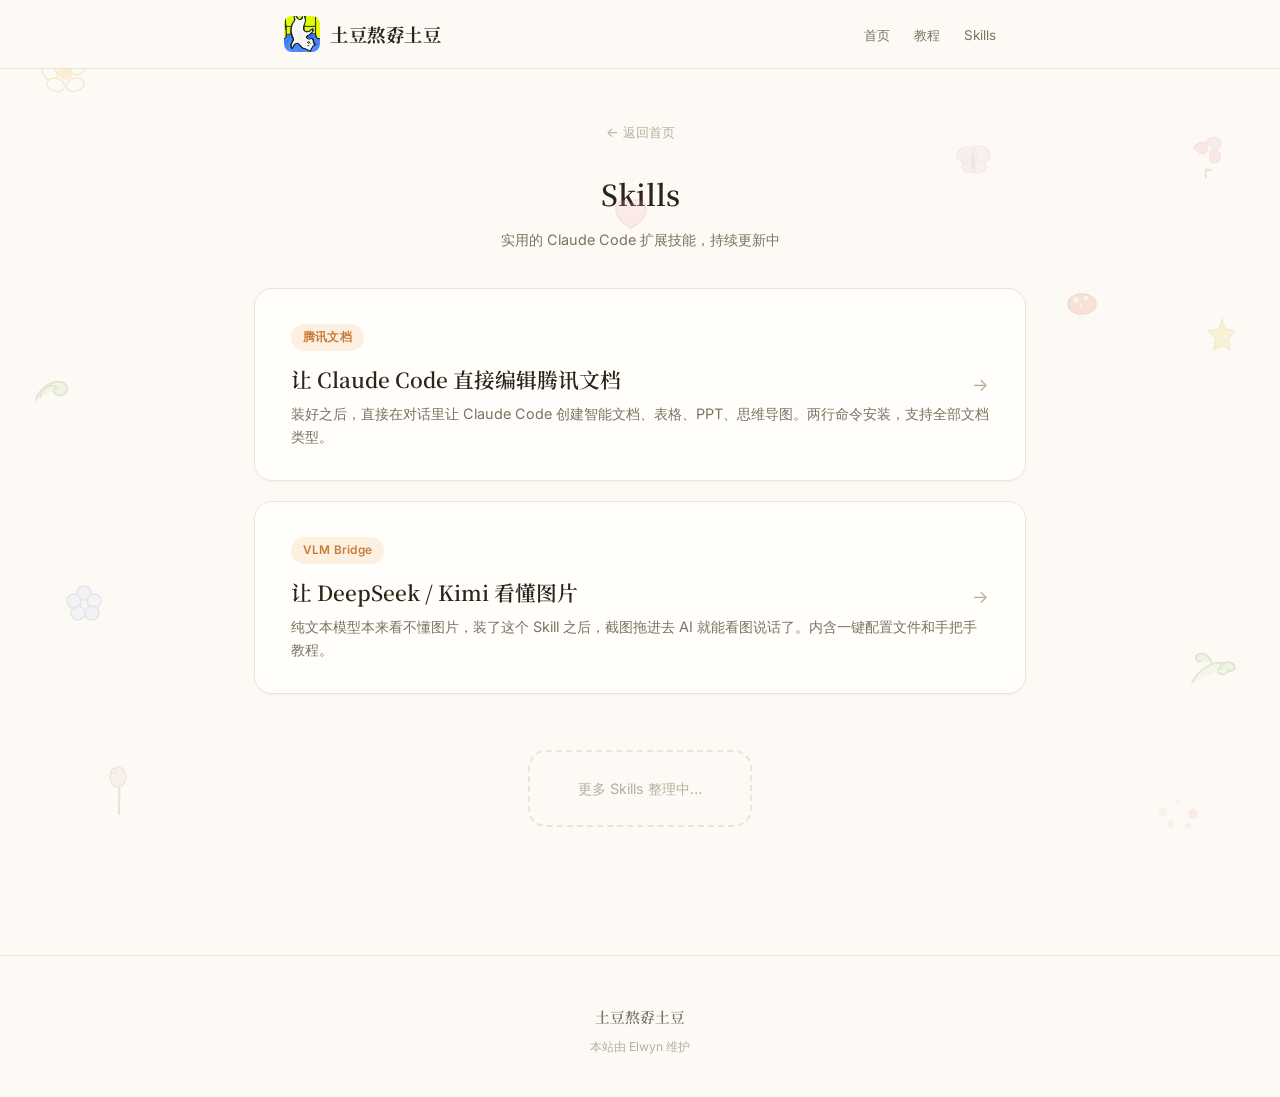
<file: skills.html>
<!DOCTYPE html>
<html lang="zh-CN">
<head>
    <meta charset="UTF-8">
    <meta name="viewport" content="width=device-width, initial-scale=1.0">
    <title>Skills — 土豆熬孬土豆</title>
    <meta name="description" content="实用的 Claude Code 扩展技能，让 AI 更好用。">
    <link rel="preconnect" href="https://fonts.googleapis.com">
    <link rel="preconnect" href="https://fonts.gstatic.com" crossorigin>
    <link href="https://fonts.googleapis.com/css2?family=Inter:wght@400;500;600&family=Noto+Serif+SC:wght@400;600;700&display=swap" rel="stylesheet">
    <link rel="stylesheet" href="site.css">
    <style>
        .category-header {
            text-align: center;
            padding: 48px 0 36px;
        }
        .category-header .back-link {
            display: inline-block;
            font-size: 0.84rem;
            color: var(--text-tertiary);
            text-decoration: none;
            margin-bottom: 24px;
        }
        .category-header .back-link:hover { color: var(--accent); }
        .category-header h1 {
            font-family: "Noto Serif SC", serif;
            font-size: 1.8rem;
            font-weight: 600;
            margin-bottom: 8px;
        }
        .category-header .subtitle {
            color: var(--text-secondary);
            font-size: 0.9rem;
        }
    </style>
</head>
<body>
<!-- 全站装饰元素 -->
<div class="decor-el decor-1" style="top:5%;left:3%;width:55px;height:55px;animation:decorFloat1 7s infinite"><svg viewBox="0 0 60 60"><circle cx="30" cy="30" r="8" fill="#f0c040"/><ellipse cx="30" cy="12" rx="7" ry="10" fill="#fff8f0" stroke="#d4a040" stroke-width="1.5"/><ellipse cx="46" cy="24" rx="7" ry="10" fill="#fff8f0" stroke="#d4a040" stroke-width="1.5" transform="rotate(72,30,30)"/><ellipse cx="44" cy="40" rx="7" ry="10" fill="#fff8f0" stroke="#d4a040" stroke-width="1.5" transform="rotate(144,30,30)"/><ellipse cx="22" cy="44" rx="7" ry="10" fill="#fff8f0" stroke="#d4a040" stroke-width="1.5" transform="rotate(216,30,30)"/><ellipse cx="14" cy="24" rx="7" ry="10" fill="#fff8f0" stroke="#d4a040" stroke-width="1.5" transform="rotate(288,30,30)"/></svg></div>
<div class="decor-el decor-2" style="top:14%;right:4%;width:45px;height:60px;animation:decorFloat2 8s 1s infinite"><svg viewBox="0 0 50 60"><path d="M25 55c-1-3-1-8 0-10 2 0 4 0 6 1" stroke="#7a9a4a" stroke-width="2" fill="none"/><path d="M10 22c3-6 12-10 15-5 3 6-2 12-8 10" fill="#f0a0b0" stroke="#d08090" stroke-width="1.5"/><path d="M25 18c0-8 8-12 14-6 4 4 0 12-6 10" fill="#f0b0c0" stroke="#d08090" stroke-width="1.5"/><path d="M28 25c6-4 14 0 12 8-2 6-10 6-12 0" fill="#f0a0b0" stroke="#d08090" stroke-width="1.5"/></svg></div>
<div class="decor-el decor-3" style="top:40%;left:2%;width:50px;height:50px;animation:decorFloat3 9s 0.5s infinite"><svg viewBox="0 0 50 50"><path d="M10 40c2-10 15-20 25-18 5 1 8 6 5 10-3 5-10 4-12 0-1-3 2-6 4-4" stroke="#7a9a4a" stroke-width="2" fill="#c8e0a0" stroke-linecap="round"/><path d="M14 38c1-8 8-14 16-12" stroke="#6a8a3a" stroke-width="1.5" fill="none"/></svg></div>
<div class="decor-el decor-4" style="top:35%;right:3%;width:40px;height:40px;animation:decorFloat1 6s 2s infinite"><svg viewBox="0 0 40 40"><path d="M20 4l3 10 10 2-7 8 2 11-8-5-8 5 2-11-7-8 10-2z" fill="#f0d060" stroke="#d0b040" stroke-width="1.5"/></svg></div>
<div class="decor-el decor-5" style="top:65%;left:5%;width:40px;height:40px;animation:decorFloat2 7.5s 1.5s infinite"><svg viewBox="0 0 40 40"><circle cx="20" cy="20" r="4" fill="#f0f0c0"/><circle cx="20" cy="8" r="7" fill="#c0d8f0" stroke="#8090c0" stroke-width="1.5"/><circle cx="30" cy="16" r="7" fill="#c8ddf4" stroke="#8090c0" stroke-width="1.5"/><circle cx="28" cy="28" r="7" fill="#c0d8f0" stroke="#8090c0" stroke-width="1.5"/><circle cx="14" cy="28" r="7" fill="#c8ddf4" stroke="#8090c0" stroke-width="1.5"/><circle cx="10" cy="16" r="7" fill="#c0d8f0" stroke="#8090c0" stroke-width="1.5"/></svg></div>
<div class="decor-el decor-6" style="top:72%;right:3%;width:55px;height:45px;animation:decorFloat3 8.5s 0.8s infinite"><svg viewBox="0 0 55 45"><path d="M5 35c5-12 20-22 30-20 4 1 8 4 6 8-2 5-8 4-10 1-1-2 2-5 4-3" stroke="#7a9a4a" stroke-width="2" fill="#c8e8b0" stroke-linecap="round"/><path d="M25 15c-3-8-10-12-15-8-3 3 0 8 5 6" stroke="#6a8a3a" stroke-width="1.8" fill="#b8d898"/><path d="M32 20c4-6 12-8 15-3 2 4-2 8-7 5" stroke="#6a8a3a" stroke-width="1.8" fill="#b8d898"/></svg></div>
<div class="decor-el decor-7" style="top:22%;left:48%;width:35px;height:35px;animation:decorFloat1 10s 3s infinite"><svg viewBox="0 0 35 35"><path d="M17 30c-8-4-15-12-15-18 0-6 4-10 9-10 4 0 6 3 6 6 0-3 2-6 6-6 5 0 9 4 9 10 0 6-7 14-15 18z" fill="#f0b0b0" stroke="#d08080" stroke-width="1.5"/></svg></div>
<div class="decor-el decor-8" style="top:58%;left:52%;width:50px;height:50px;animation:decorFloat2 7s 2s infinite"><svg viewBox="0 0 50 50"><circle cx="25" cy="25" r="6" fill="#3a2a1a"/><circle cx="25" cy="10" r="10" fill="#f0a040" stroke="#d08030" stroke-width="1.5"/><circle cx="38" cy="18" r="10" fill="#f0b050" stroke="#d08030" stroke-width="1.5"/><circle cx="37" cy="34" r="10" fill="#f0a040" stroke="#d08030" stroke-width="1.5"/><circle cx="18" cy="38" r="10" fill="#f0b050" stroke="#d08030" stroke-width="1.5"/><circle cx="12" cy="18" r="10" fill="#f0a040" stroke="#d08030" stroke-width="1.5"/></svg></div>
<div class="decor-el decor-9" style="top:85%;left:8%;width:35px;height:50px;animation:decorFloat3 6.5s 1s infinite"><svg viewBox="0 0 35 50"><path d="M17 50c0-15 1-25 0-32-1 2-3 2-4 1" stroke="#7a9a4a" stroke-width="2" fill="none"/><ellipse cx="16" cy="12" rx="8" ry="10" fill="#f0c0c0" stroke="#d09090" stroke-width="1.5"/><path d="M10 8c-2-3 0-6 3-4 2 2 0 5-2 4" fill="#c8e0a0" stroke="#7a9a4a" stroke-width="1"/></svg></div>
<div class="decor-el decor-10" style="top:88%;right:6%;width:50px;height:40px;animation:decorFloat1 9s 1.5s infinite"><svg viewBox="0 0 50 40"><circle cx="10" cy="20" r="4" fill="#f0d0a0"/><circle cx="25" cy="10" r="3" fill="#c0d8f0"/><circle cx="40" cy="22" r="5" fill="#f0b0b0"/><circle cx="18" cy="32" r="3.5" fill="#c8e0b0"/><circle cx="35" cy="34" r="3" fill="#f0c0d0"/></svg></div>
<div class="decor-el decor-11" style="top:32%;right:14%;width:35px;height:40px;animation:decorFloat3 8s 2.5s infinite"><svg viewBox="0 0 35 40"><rect x="13" y="18" width="6" height="16" rx="3" fill="#f5efe0"/><ellipse cx="16" cy="16" rx="14" ry="10" fill="#e08060" stroke="#c06040" stroke-width="1.5"/><circle cx="10" cy="12" r="2.5" fill="#fff" opacity="0.7"/><circle cx="20" cy="10" r="2" fill="#fff" opacity="0.7"/><circle cx="15" cy="18" r="1.5" fill="#fff" opacity="0.7"/></svg></div>
<div class="decor-el decor-12" style="top:15%;right:22%;width:45px;height:40px;animation:decorFloat2 7s 0.5s infinite"><svg viewBox="0 0 45 40"><ellipse cx="25" cy="20" rx="12" ry="9" fill="#f0c8e0" stroke="#d0a0c0" stroke-width="1.5"/><ellipse cx="14" cy="20" rx="10" ry="8" fill="#e8b8d8" stroke="#d0a0c0" stroke-width="1.5"/><ellipse cx="25" cy="32" rx="8" ry="6" fill="#f0c8e0" stroke="#d0a0c0" stroke-width="1.5"/><ellipse cx="16" cy="32" rx="7" ry="5" fill="#e8b8d8" stroke="#d0a0c0" stroke-width="1.5"/><line x1="20" y1="18" x2="20" y2="34" stroke="#a080a0" stroke-width="2"/></svg></div>

<div class="progress-bar" id="progressBar"></div>

<header class="site-header">
    <div class="header-inner">
        <a href="index.html" class="site-logo"><img src="logo.png" alt="logo" class="site-logo-img">土豆熬孬土豆</a>
        <nav>
            <ul class="site-nav">
                <li><a href="index.html">首页</a></li>
                <li><a href="tutorials.html">教程</a></li>
                <li><a href="skills.html">Skills</a></li>
            </ul>
        </nav>
    </div>
</header>

<main class="main">

    <div class="category-header">
        <a href="index.html" class="back-link">&larr; 返回首页</a>
        <h1>Skills</h1>
        <p class="subtitle">实用的 Claude Code 扩展技能，持续更新中</p>
    </div>

    <a href="tencent-docs-skill.html" class="article-card">
        <span class="card-tag">腾讯文档</span>
        <h3>让 Claude Code 直接编辑腾讯文档</h3>
        <p class="card-desc">装好之后，直接在对话里让 Claude Code 创建智能文档、表格、PPT、思维导图。两行命令安装，支持全部文档类型。</p>
        <span class="card-arrow">&rarr;</span>
    </a>

    <a href="vlm-bridge.html" class="article-card">
        <span class="card-tag">VLM Bridge</span>
        <h3>让 DeepSeek / Kimi 看懂图片</h3>
        <p class="card-desc">纯文本模型本来看不懂图片，装了这个 Skill 之后，截图拖进去 AI 就能看图说话了。内含一键配置文件和手把手教程。</p>
        <span class="card-arrow">&rarr;</span>
    </a>

    <div class="more-articles">
        <div class="coming-soon">更多 Skills 整理中…</div>
    </div>

</main>

<footer class="site-footer">
    <span class="footer-brand">土豆熬孬土豆</span>
    本站由 <a href="index.html">Elwyn</a> 维护
</footer>

<script>
(function() {
    var bar = document.getElementById('progressBar');
    window.addEventListener('scroll', function() {
        var h = document.body.scrollHeight - window.innerHeight;
        bar.style.width = h > 0 ? Math.min(100, (window.scrollY / h) * 100) + '%' : '0%';
    }, { passive: true });
})();
</script>

</body>
</html>
</file>
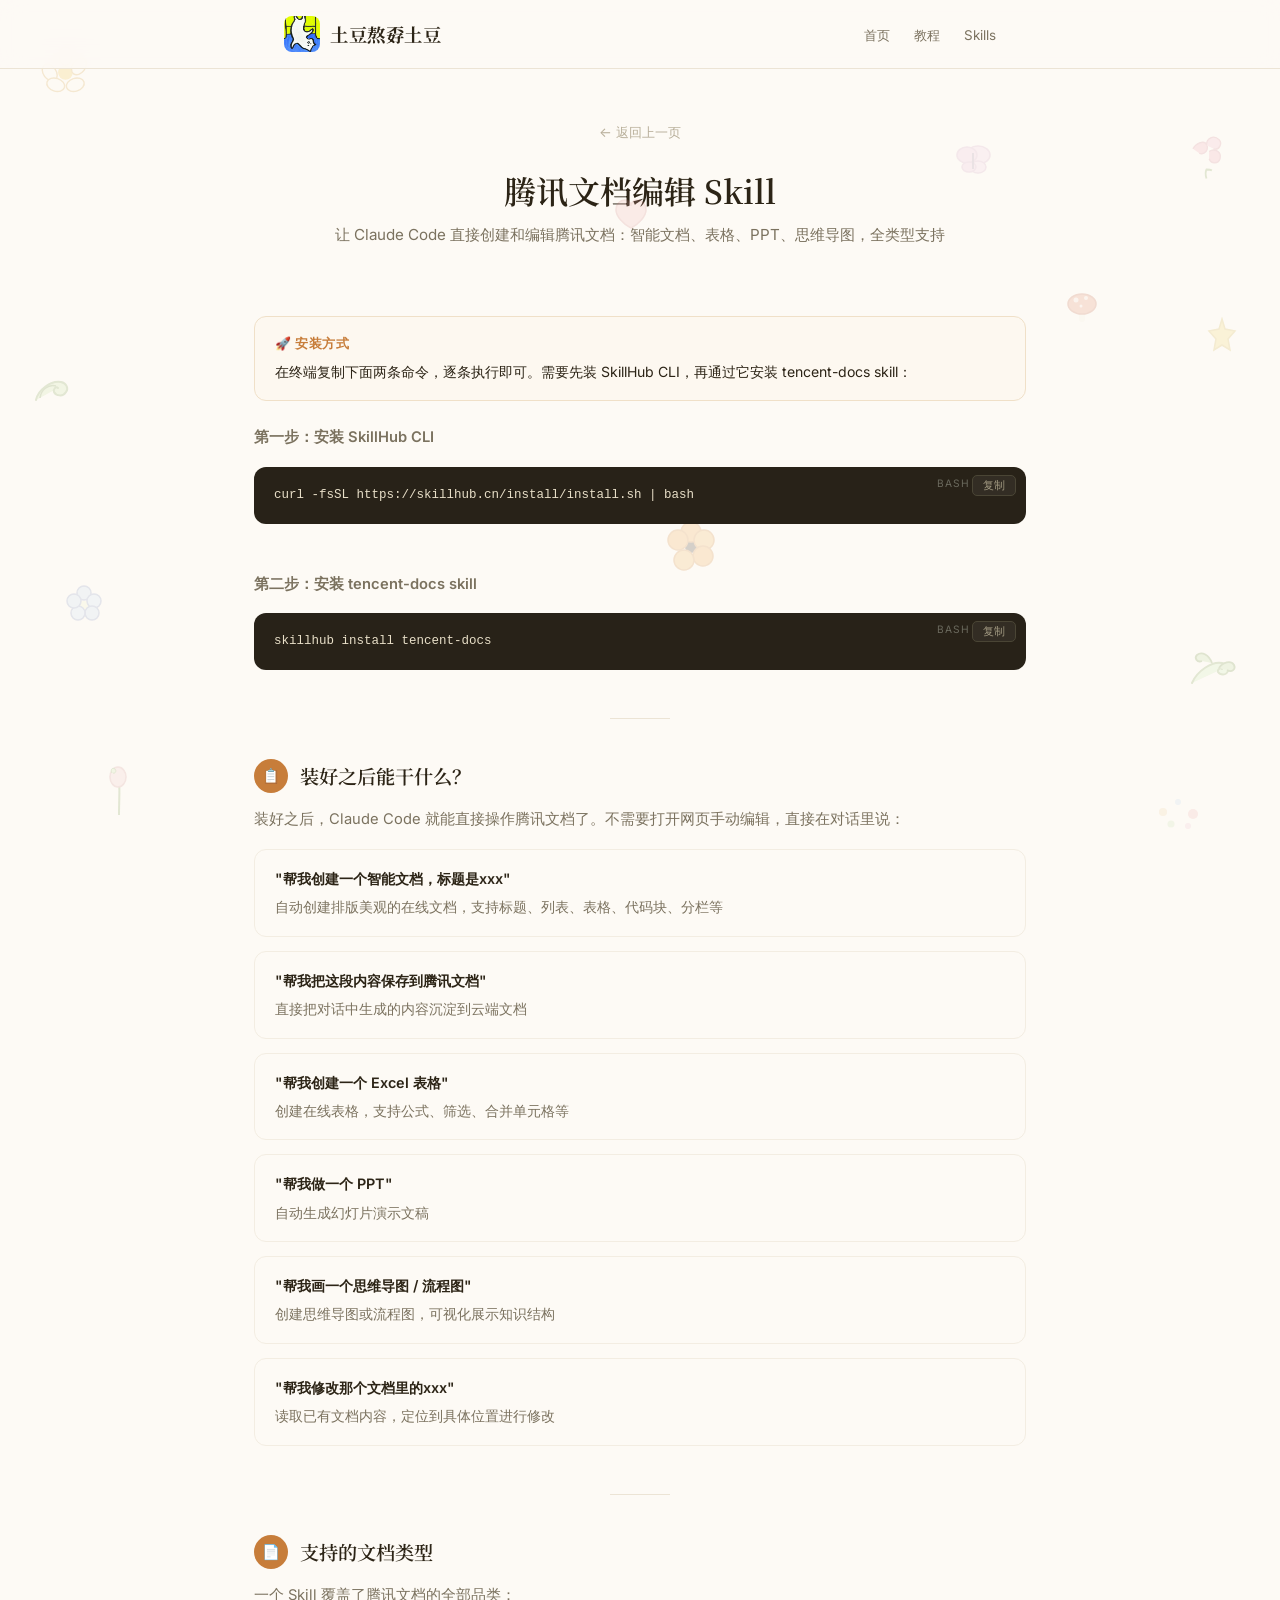
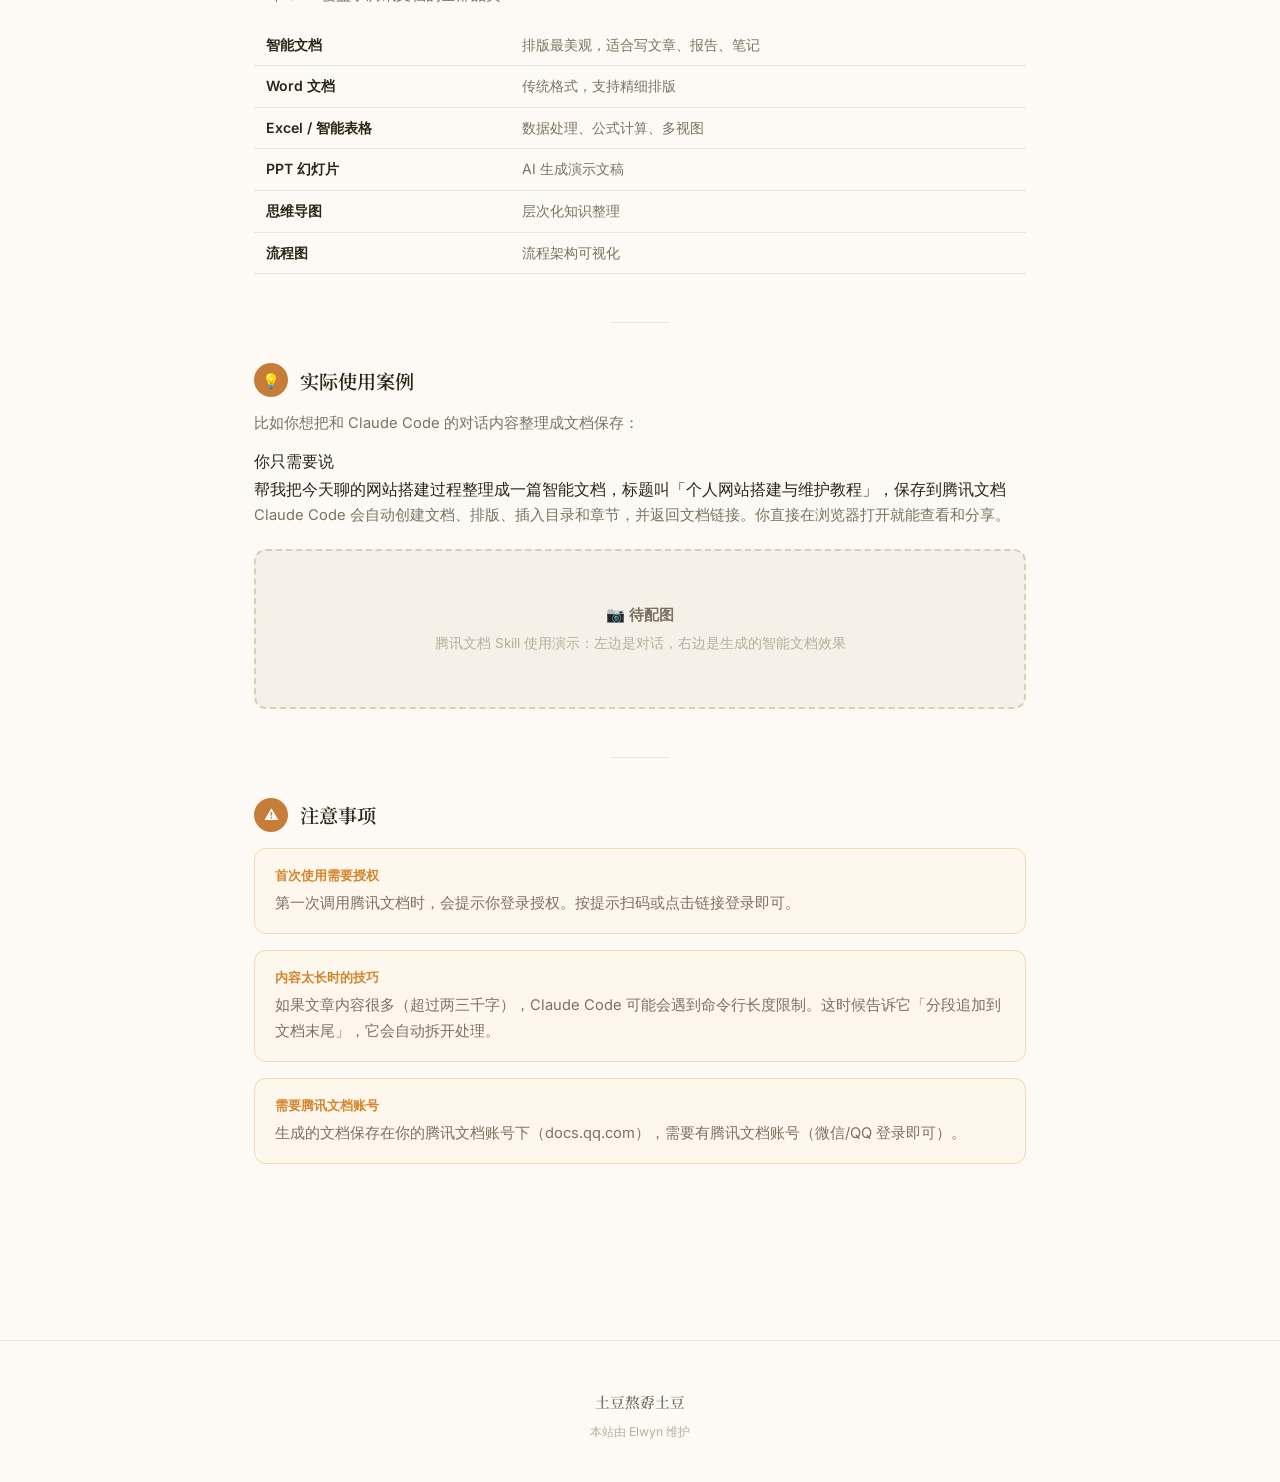
<file: tencent-docs-skill.html>
<!DOCTYPE html>
<html lang="zh-CN">
<head>
    <meta charset="UTF-8">
    <meta name="viewport" content="width=device-width, initial-scale=1.0">
    <title>腾讯文档编辑 Skill — 土豆熬孬土豆</title>
    <meta name="description" content="让 Claude Code 直接创建和编辑腾讯文档：智能文档、表格、PPT、思维导图。">
    <link rel="preconnect" href="https://fonts.googleapis.com">
    <link rel="preconnect" href="https://fonts.gstatic.com" crossorigin>
    <link href="https://fonts.googleapis.com/css2?family=Inter:wght@400;500;600&family=Noto+Serif+SC:wght@400;600;700&display=swap" rel="stylesheet">
    <link rel="stylesheet" href="site.css">
</head>
<body>
<!-- 全站装饰元素 -->
<div class="decor-el decor-1" style="top:5%;left:3%;width:55px;height:55px;animation:decorFloat1 7s infinite"><svg viewBox="0 0 60 60"><circle cx="30" cy="30" r="8" fill="#f0c040"/><ellipse cx="30" cy="12" rx="7" ry="10" fill="#fff8f0" stroke="#d4a040" stroke-width="1.5"/><ellipse cx="46" cy="24" rx="7" ry="10" fill="#fff8f0" stroke="#d4a040" stroke-width="1.5" transform="rotate(72,30,30)"/><ellipse cx="44" cy="40" rx="7" ry="10" fill="#fff8f0" stroke="#d4a040" stroke-width="1.5" transform="rotate(144,30,30)"/><ellipse cx="22" cy="44" rx="7" ry="10" fill="#fff8f0" stroke="#d4a040" stroke-width="1.5" transform="rotate(216,30,30)"/><ellipse cx="14" cy="24" rx="7" ry="10" fill="#fff8f0" stroke="#d4a040" stroke-width="1.5" transform="rotate(288,30,30)"/></svg></div>
<div class="decor-el decor-2" style="top:14%;right:4%;width:45px;height:60px;animation:decorFloat2 8s 1s infinite"><svg viewBox="0 0 50 60"><path d="M25 55c-1-3-1-8 0-10 2 0 4 0 6 1" stroke="#7a9a4a" stroke-width="2" fill="none"/><path d="M10 22c3-6 12-10 15-5 3 6-2 12-8 10" fill="#f0a0b0" stroke="#d08090" stroke-width="1.5"/><path d="M25 18c0-8 8-12 14-6 4 4 0 12-6 10" fill="#f0b0c0" stroke="#d08090" stroke-width="1.5"/><path d="M28 25c6-4 14 0 12 8-2 6-10 6-12 0" fill="#f0a0b0" stroke="#d08090" stroke-width="1.5"/></svg></div>
<div class="decor-el decor-3" style="top:40%;left:2%;width:50px;height:50px;animation:decorFloat3 9s 0.5s infinite"><svg viewBox="0 0 50 50"><path d="M10 40c2-10 15-20 25-18 5 1 8 6 5 10-3 5-10 4-12 0-1-3 2-6 4-4" stroke="#7a9a4a" stroke-width="2" fill="#c8e0a0" stroke-linecap="round"/><path d="M14 38c1-8 8-14 16-12" stroke="#6a8a3a" stroke-width="1.5" fill="none"/></svg></div>
<div class="decor-el decor-4" style="top:35%;right:3%;width:40px;height:40px;animation:decorFloat1 6s 2s infinite"><svg viewBox="0 0 40 40"><path d="M20 4l3 10 10 2-7 8 2 11-8-5-8 5 2-11-7-8 10-2z" fill="#f0d060" stroke="#d0b040" stroke-width="1.5"/></svg></div>
<div class="decor-el decor-5" style="top:65%;left:5%;width:40px;height:40px;animation:decorFloat2 7.5s 1.5s infinite"><svg viewBox="0 0 40 40"><circle cx="20" cy="20" r="4" fill="#f0f0c0"/><circle cx="20" cy="8" r="7" fill="#c0d8f0" stroke="#8090c0" stroke-width="1.5"/><circle cx="30" cy="16" r="7" fill="#c8ddf4" stroke="#8090c0" stroke-width="1.5"/><circle cx="28" cy="28" r="7" fill="#c0d8f0" stroke="#8090c0" stroke-width="1.5"/><circle cx="14" cy="28" r="7" fill="#c8ddf4" stroke="#8090c0" stroke-width="1.5"/><circle cx="10" cy="16" r="7" fill="#c0d8f0" stroke="#8090c0" stroke-width="1.5"/></svg></div>
<div class="decor-el decor-6" style="top:72%;right:3%;width:55px;height:45px;animation:decorFloat3 8.5s 0.8s infinite"><svg viewBox="0 0 55 45"><path d="M5 35c5-12 20-22 30-20 4 1 8 4 6 8-2 5-8 4-10 1-1-2 2-5 4-3" stroke="#7a9a4a" stroke-width="2" fill="#c8e8b0" stroke-linecap="round"/><path d="M25 15c-3-8-10-12-15-8-3 3 0 8 5 6" stroke="#6a8a3a" stroke-width="1.8" fill="#b8d898"/><path d="M32 20c4-6 12-8 15-3 2 4-2 8-7 5" stroke="#6a8a3a" stroke-width="1.8" fill="#b8d898"/></svg></div>
<div class="decor-el decor-7" style="top:22%;left:48%;width:35px;height:35px;animation:decorFloat1 10s 3s infinite"><svg viewBox="0 0 35 35"><path d="M17 30c-8-4-15-12-15-18 0-6 4-10 9-10 4 0 6 3 6 6 0-3 2-6 6-6 5 0 9 4 9 10 0 6-7 14-15 18z" fill="#f0b0b0" stroke="#d08080" stroke-width="1.5"/></svg></div>
<div class="decor-el decor-8" style="top:58%;left:52%;width:50px;height:50px;animation:decorFloat2 7s 2s infinite"><svg viewBox="0 0 50 50"><circle cx="25" cy="25" r="6" fill="#3a2a1a"/><circle cx="25" cy="10" r="10" fill="#f0a040" stroke="#d08030" stroke-width="1.5"/><circle cx="38" cy="18" r="10" fill="#f0b050" stroke="#d08030" stroke-width="1.5"/><circle cx="37" cy="34" r="10" fill="#f0a040" stroke="#d08030" stroke-width="1.5"/><circle cx="18" cy="38" r="10" fill="#f0b050" stroke="#d08030" stroke-width="1.5"/><circle cx="12" cy="18" r="10" fill="#f0a040" stroke="#d08030" stroke-width="1.5"/></svg></div>
<div class="decor-el decor-9" style="top:85%;left:8%;width:35px;height:50px;animation:decorFloat3 6.5s 1s infinite"><svg viewBox="0 0 35 50"><path d="M17 50c0-15 1-25 0-32-1 2-3 2-4 1" stroke="#7a9a4a" stroke-width="2" fill="none"/><ellipse cx="16" cy="12" rx="8" ry="10" fill="#f0c0c0" stroke="#d09090" stroke-width="1.5"/><path d="M10 8c-2-3 0-6 3-4 2 2 0 5-2 4" fill="#c8e0a0" stroke="#7a9a4a" stroke-width="1"/></svg></div>
<div class="decor-el decor-10" style="top:88%;right:6%;width:50px;height:40px;animation:decorFloat1 9s 1.5s infinite"><svg viewBox="0 0 50 40"><circle cx="10" cy="20" r="4" fill="#f0d0a0"/><circle cx="25" cy="10" r="3" fill="#c0d8f0"/><circle cx="40" cy="22" r="5" fill="#f0b0b0"/><circle cx="18" cy="32" r="3.5" fill="#c8e0b0"/><circle cx="35" cy="34" r="3" fill="#f0c0d0"/></svg></div>
<div class="decor-el decor-11" style="top:32%;right:14%;width:35px;height:40px;animation:decorFloat3 8s 2.5s infinite"><svg viewBox="0 0 35 40"><rect x="13" y="18" width="6" height="16" rx="3" fill="#f5efe0"/><ellipse cx="16" cy="16" rx="14" ry="10" fill="#e08060" stroke="#c06040" stroke-width="1.5"/><circle cx="10" cy="12" r="2.5" fill="#fff" opacity="0.7"/><circle cx="20" cy="10" r="2" fill="#fff" opacity="0.7"/><circle cx="15" cy="18" r="1.5" fill="#fff" opacity="0.7"/></svg></div>
<div class="decor-el decor-12" style="top:15%;right:22%;width:45px;height:40px;animation:decorFloat2 7s 0.5s infinite"><svg viewBox="0 0 45 40"><ellipse cx="25" cy="20" rx="12" ry="9" fill="#f0c8e0" stroke="#d0a0c0" stroke-width="1.5"/><ellipse cx="14" cy="20" rx="10" ry="8" fill="#e8b8d8" stroke="#d0a0c0" stroke-width="1.5"/><ellipse cx="25" cy="32" rx="8" ry="6" fill="#f0c8e0" stroke="#d0a0c0" stroke-width="1.5"/><ellipse cx="16" cy="32" rx="7" ry="5" fill="#e8b8d8" stroke="#d0a0c0" stroke-width="1.5"/><line x1="20" y1="18" x2="20" y2="34" stroke="#a080a0" stroke-width="2"/></svg></div>

<div class="progress-bar" id="progressBar"></div>

<header class="site-header">
    <div class="header-inner">
        <a href="index.html" class="site-logo"><img src="logo.png" alt="logo" class="site-logo-img">土豆熬孬土豆</a>
        <nav>
            <ul class="site-nav">
                <li><a href="index.html">首页</a></li>
                <li><a href="tutorials.html">教程</a></li>
                <li><a href="skills.html">Skills</a></li>
            </ul>
        </nav>
    </div>
</header>

<main class="main">

    <div class="article-header">
        <a href="javascript:history.back()" class="back-link">&larr; 返回上一页</a>
        <h1>腾讯文档编辑 Skill</h1>
        <p class="subtitle">让 Claude Code 直接创建和编辑腾讯文档：智能文档、表格、PPT、思维导图，全类型支持</p>
    </div>

    <!-- 安装方式 -->
    <div class="tip" style="margin-bottom:24px;">
        <div class="tip-title">🚀 安装方式</div>
        <p>在终端复制下面两条命令，逐条执行即可。需要先装 SkillHub CLI，再通过它安装 tencent-docs skill：</p>
    </div>

    <!-- Step 1: Install CLI -->
    <div class="step">
        <p style="font-weight:600;margin-bottom:4px;">第一步：安装 SkillHub CLI</p>
        <div class="code-block">
            <span class="lang-tag">bash</span>
            <button class="copy-btn" onclick="copyCode(this)">复制</button>
            <code>curl -fsSL https://skillhub.cn/install/install.sh | bash</code>
        </div>
    </div>

    <!-- Step 2: Install skill -->
    <div class="step">
        <p style="font-weight:600;margin-bottom:4px;">第二步：安装 tencent-docs skill</p>
        <div class="code-block">
            <span class="lang-tag">bash</span>
            <button class="copy-btn" onclick="copyCode(this)">复制</button>
            <code>skillhub install tencent-docs</code>
        </div>
    </div>

    <div class="section-divider"></div>

    <!-- 能干什么 -->
    <section class="step">
        <div class="step-header">
            <div class="step-number">📋</div>
            <h2>装好之后能干什么？</h2>
        </div>
        <p>装好之后，Claude Code 就能直接操作腾讯文档了。不需要打开网页手动编辑，直接在对话里说：</p>

        <div class="qa-list" style="margin-top:16px;">
            <div class="qa-item">
                <div class="qa-q">"帮我创建一个智能文档，标题是xxx"</div>
                <div class="qa-a">自动创建排版美观的在线文档，支持标题、列表、表格、代码块、分栏等</div>
            </div>
            <div class="qa-item">
                <div class="qa-q">"帮我把这段内容保存到腾讯文档"</div>
                <div class="qa-a">直接把对话中生成的内容沉淀到云端文档</div>
            </div>
            <div class="qa-item">
                <div class="qa-q">"帮我创建一个 Excel 表格"</div>
                <div class="qa-a">创建在线表格，支持公式、筛选、合并单元格等</div>
            </div>
            <div class="qa-item">
                <div class="qa-q">"帮我做一个 PPT"</div>
                <div class="qa-a">自动生成幻灯片演示文稿</div>
            </div>
            <div class="qa-item">
                <div class="qa-q">"帮我画一个思维导图 / 流程图"</div>
                <div class="qa-a">创建思维导图或流程图，可视化展示知识结构</div>
            </div>
            <div class="qa-item">
                <div class="qa-q">"帮我修改那个文档里的xxx"</div>
                <div class="qa-a">读取已有文档内容，定位到具体位置进行修改</div>
            </div>
        </div>
    </section>

    <div class="section-divider"></div>

    <!-- 支持的文档类型 -->
    <section class="step">
        <div class="step-header">
            <div class="step-number">📄</div>
            <h2>支持的文档类型</h2>
        </div>
        <p>一个 Skill 覆盖了腾讯文档的全部品类：</p>

        <table style="width:100%;border-collapse:collapse;margin:16px 0;font-size:0.88rem;">
            <tr style="border-bottom:1px solid var(--border);">
                <td style="padding:8px 12px;font-weight:600;">智能文档</td>
                <td style="padding:8px 12px;color:var(--text-secondary);">排版最美观，适合写文章、报告、笔记</td>
            </tr>
            <tr style="border-bottom:1px solid var(--border);">
                <td style="padding:8px 12px;font-weight:600;">Word 文档</td>
                <td style="padding:8px 12px;color:var(--text-secondary);">传统格式，支持精细排版</td>
            </tr>
            <tr style="border-bottom:1px solid var(--border);">
                <td style="padding:8px 12px;font-weight:600;">Excel / 智能表格</td>
                <td style="padding:8px 12px;color:var(--text-secondary);">数据处理、公式计算、多视图</td>
            </tr>
            <tr style="border-bottom:1px solid var(--border);">
                <td style="padding:8px 12px;font-weight:600;">PPT 幻灯片</td>
                <td style="padding:8px 12px;color:var(--text-secondary);">AI 生成演示文稿</td>
            </tr>
            <tr style="border-bottom:1px solid var(--border);">
                <td style="padding:8px 12px;font-weight:600;">思维导图</td>
                <td style="padding:8px 12px;color:var(--text-secondary);">层次化知识整理</td>
            </tr>
            <tr style="border-bottom:1px solid var(--border);">
                <td style="padding:8px 12px;font-weight:600;">流程图</td>
                <td style="padding:8px 12px;color:var(--text-secondary);">流程架构可视化</td>
            </tr>
        </table>
    </section>

    <div class="section-divider"></div>

    <!-- 使用案例 -->
    <section class="step">
        <div class="step-header">
            <div class="step-number">💡</div>
            <h2>实际使用案例</h2>
        </div>

        <p>比如你想把和 Claude Code 的对话内容整理成文档保存：</p>

        <div class="prompt-card">
            <div class="prompt-label">你只需要说</div>
            <div class="prompt-text">帮我把今天聊的网站搭建过程整理成一篇智能文档，标题叫「个人网站搭建与维护教程」，保存到腾讯文档</div>
        </div>

        <p>Claude Code 会自动创建文档、排版、插入目录和章节，并返回文档链接。你直接在浏览器打开就能查看和分享。</p>

        <div class="img-placeholder">
            <div><strong>📷 待配图</strong>腾讯文档 Skill 使用演示：左边是对话，右边是生成的智能文档效果</div>
        </div>
    </section>

    <div class="section-divider"></div>

    <!-- 注意事项 -->
    <section class="step">
        <div class="step-header">
            <div class="step-number">⚠️</div>
            <h2>注意事项</h2>
        </div>
        <div class="warning">
            <div class="tip-title">首次使用需要授权</div>
            <p>第一次调用腾讯文档时，会提示你登录授权。按提示扫码或点击链接登录即可。</p>
        </div>
        <div class="warning">
            <div class="tip-title">内容太长时的技巧</div>
            <p>如果文章内容很多（超过两三千字），Claude Code 可能会遇到命令行长度限制。这时候告诉它「分段追加到文档末尾」，它会自动拆开处理。</p>
        </div>
        <div class="warning">
            <div class="tip-title">需要腾讯文档账号</div>
            <p>生成的文档保存在你的腾讯文档账号下（docs.qq.com），需要有腾讯文档账号（微信/QQ 登录即可）。</p>
        </div>
    </section>

</main>

<footer class="site-footer">
    <span class="footer-brand">土豆熬孬土豆</span>
    本站由 <a href="index.html">Elwyn</a> 维护
</footer>

<script>
(function() {
    var bar = document.getElementById('progressBar');
    window.addEventListener('scroll', function() {
        var h = document.body.scrollHeight - window.innerHeight;
        bar.style.width = h > 0 ? Math.min(100, (window.scrollY / h) * 100) + '%' : '0%';
    }, { passive: true });
})();
function copyCode(btn) {
    var code = btn.parentElement.querySelector('code');
    navigator.clipboard.writeText(code.innerText).then(function() {
        btn.textContent = '已复制'; btn.classList.add('copied');
        setTimeout(function() { btn.textContent = '复制'; btn.classList.remove('copied'); }, 2000);
    });
}
</script>

</body>
</html>
</file>
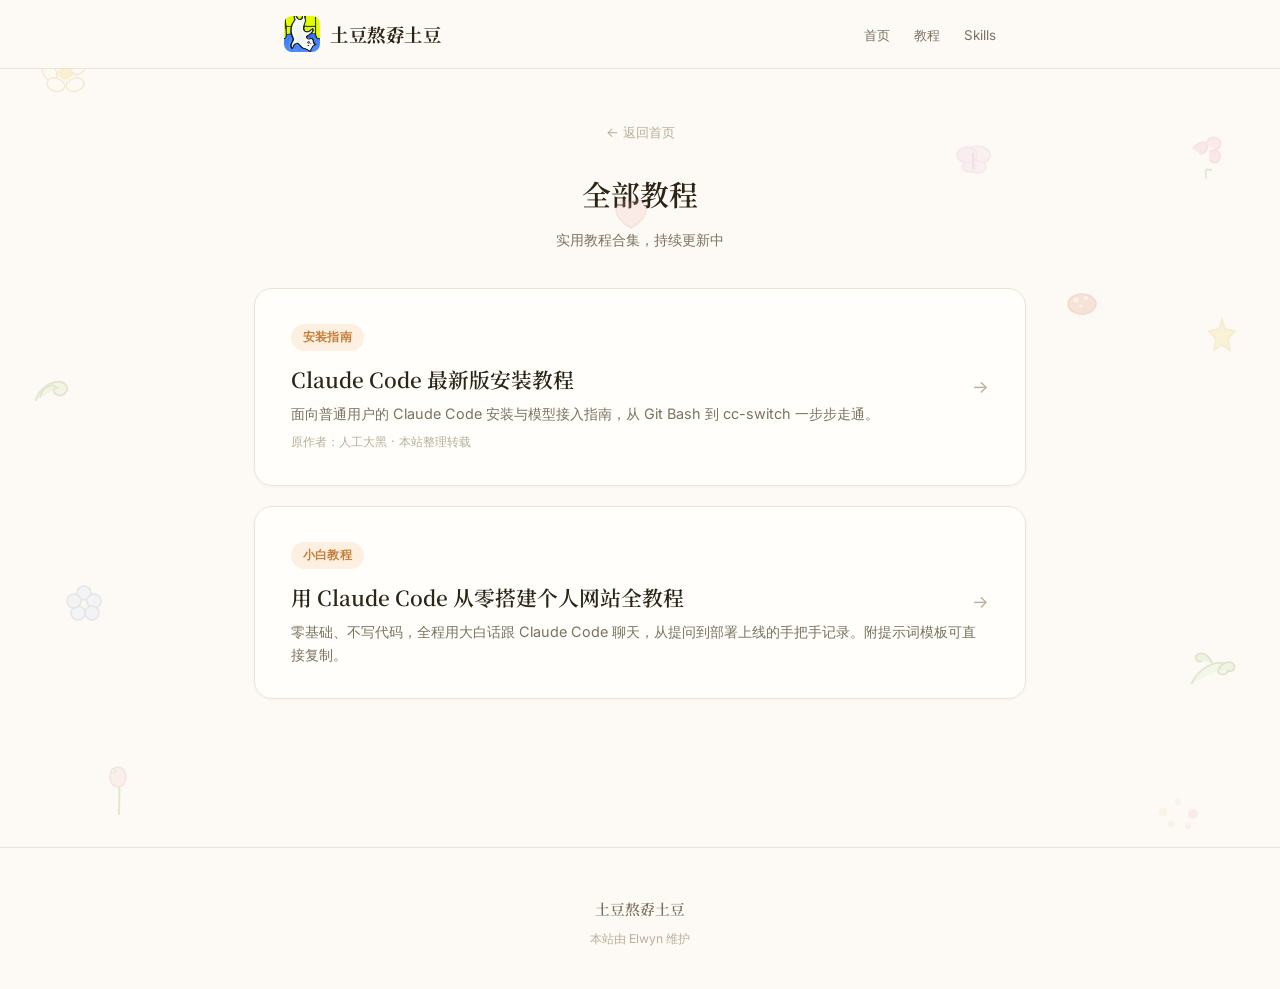
<file: tutorials.html>
<!DOCTYPE html>
<html lang="zh-CN">
<head>
    <meta charset="UTF-8">
    <meta name="viewport" content="width=device-width, initial-scale=1.0">
    <title>全部教程 — 土豆熬孬土豆</title>
    <meta name="description" content="实用教程合集：Claude Code 安装、个人网站搭建等。">
    <link rel="preconnect" href="https://fonts.googleapis.com">
    <link rel="preconnect" href="https://fonts.gstatic.com" crossorigin>
    <link href="https://fonts.googleapis.com/css2?family=Inter:wght@400;500;600&family=Noto+Serif+SC:wght@400;600;700&display=swap" rel="stylesheet">
    <link rel="stylesheet" href="site.css">
    <style>
        .category-header {
            text-align: center;
            padding: 48px 0 36px;
        }
        .category-header .back-link {
            display: inline-block;
            font-size: 0.84rem;
            color: var(--text-tertiary);
            text-decoration: none;
            margin-bottom: 24px;
        }
        .category-header .back-link:hover { color: var(--accent); }
        .category-header h1 {
            font-family: "Noto Serif SC", serif;
            font-size: 1.8rem;
            font-weight: 600;
            margin-bottom: 8px;
        }
        .category-header .subtitle {
            color: var(--text-secondary);
            font-size: 0.9rem;
        }
    </style>
</head>
<body>
<!-- 全站装饰元素 -->
<div class="decor-el decor-1" style="top:5%;left:3%;width:55px;height:55px;animation:decorFloat1 7s infinite"><svg viewBox="0 0 60 60"><circle cx="30" cy="30" r="8" fill="#f0c040"/><ellipse cx="30" cy="12" rx="7" ry="10" fill="#fff8f0" stroke="#d4a040" stroke-width="1.5"/><ellipse cx="46" cy="24" rx="7" ry="10" fill="#fff8f0" stroke="#d4a040" stroke-width="1.5" transform="rotate(72,30,30)"/><ellipse cx="44" cy="40" rx="7" ry="10" fill="#fff8f0" stroke="#d4a040" stroke-width="1.5" transform="rotate(144,30,30)"/><ellipse cx="22" cy="44" rx="7" ry="10" fill="#fff8f0" stroke="#d4a040" stroke-width="1.5" transform="rotate(216,30,30)"/><ellipse cx="14" cy="24" rx="7" ry="10" fill="#fff8f0" stroke="#d4a040" stroke-width="1.5" transform="rotate(288,30,30)"/></svg></div>
<div class="decor-el decor-2" style="top:14%;right:4%;width:45px;height:60px;animation:decorFloat2 8s 1s infinite"><svg viewBox="0 0 50 60"><path d="M25 55c-1-3-1-8 0-10 2 0 4 0 6 1" stroke="#7a9a4a" stroke-width="2" fill="none"/><path d="M10 22c3-6 12-10 15-5 3 6-2 12-8 10" fill="#f0a0b0" stroke="#d08090" stroke-width="1.5"/><path d="M25 18c0-8 8-12 14-6 4 4 0 12-6 10" fill="#f0b0c0" stroke="#d08090" stroke-width="1.5"/><path d="M28 25c6-4 14 0 12 8-2 6-10 6-12 0" fill="#f0a0b0" stroke="#d08090" stroke-width="1.5"/></svg></div>
<div class="decor-el decor-3" style="top:40%;left:2%;width:50px;height:50px;animation:decorFloat3 9s 0.5s infinite"><svg viewBox="0 0 50 50"><path d="M10 40c2-10 15-20 25-18 5 1 8 6 5 10-3 5-10 4-12 0-1-3 2-6 4-4" stroke="#7a9a4a" stroke-width="2" fill="#c8e0a0" stroke-linecap="round"/><path d="M14 38c1-8 8-14 16-12" stroke="#6a8a3a" stroke-width="1.5" fill="none"/></svg></div>
<div class="decor-el decor-4" style="top:35%;right:3%;width:40px;height:40px;animation:decorFloat1 6s 2s infinite"><svg viewBox="0 0 40 40"><path d="M20 4l3 10 10 2-7 8 2 11-8-5-8 5 2-11-7-8 10-2z" fill="#f0d060" stroke="#d0b040" stroke-width="1.5"/></svg></div>
<div class="decor-el decor-5" style="top:65%;left:5%;width:40px;height:40px;animation:decorFloat2 7.5s 1.5s infinite"><svg viewBox="0 0 40 40"><circle cx="20" cy="20" r="4" fill="#f0f0c0"/><circle cx="20" cy="8" r="7" fill="#c0d8f0" stroke="#8090c0" stroke-width="1.5"/><circle cx="30" cy="16" r="7" fill="#c8ddf4" stroke="#8090c0" stroke-width="1.5"/><circle cx="28" cy="28" r="7" fill="#c0d8f0" stroke="#8090c0" stroke-width="1.5"/><circle cx="14" cy="28" r="7" fill="#c8ddf4" stroke="#8090c0" stroke-width="1.5"/><circle cx="10" cy="16" r="7" fill="#c0d8f0" stroke="#8090c0" stroke-width="1.5"/></svg></div>
<div class="decor-el decor-6" style="top:72%;right:3%;width:55px;height:45px;animation:decorFloat3 8.5s 0.8s infinite"><svg viewBox="0 0 55 45"><path d="M5 35c5-12 20-22 30-20 4 1 8 4 6 8-2 5-8 4-10 1-1-2 2-5 4-3" stroke="#7a9a4a" stroke-width="2" fill="#c8e8b0" stroke-linecap="round"/><path d="M25 15c-3-8-10-12-15-8-3 3 0 8 5 6" stroke="#6a8a3a" stroke-width="1.8" fill="#b8d898"/><path d="M32 20c4-6 12-8 15-3 2 4-2 8-7 5" stroke="#6a8a3a" stroke-width="1.8" fill="#b8d898"/></svg></div>
<div class="decor-el decor-7" style="top:22%;left:48%;width:35px;height:35px;animation:decorFloat1 10s 3s infinite"><svg viewBox="0 0 35 35"><path d="M17 30c-8-4-15-12-15-18 0-6 4-10 9-10 4 0 6 3 6 6 0-3 2-6 6-6 5 0 9 4 9 10 0 6-7 14-15 18z" fill="#f0b0b0" stroke="#d08080" stroke-width="1.5"/></svg></div>
<div class="decor-el decor-8" style="top:58%;left:52%;width:50px;height:50px;animation:decorFloat2 7s 2s infinite"><svg viewBox="0 0 50 50"><circle cx="25" cy="25" r="6" fill="#3a2a1a"/><circle cx="25" cy="10" r="10" fill="#f0a040" stroke="#d08030" stroke-width="1.5"/><circle cx="38" cy="18" r="10" fill="#f0b050" stroke="#d08030" stroke-width="1.5"/><circle cx="37" cy="34" r="10" fill="#f0a040" stroke="#d08030" stroke-width="1.5"/><circle cx="18" cy="38" r="10" fill="#f0b050" stroke="#d08030" stroke-width="1.5"/><circle cx="12" cy="18" r="10" fill="#f0a040" stroke="#d08030" stroke-width="1.5"/></svg></div>
<div class="decor-el decor-9" style="top:85%;left:8%;width:35px;height:50px;animation:decorFloat3 6.5s 1s infinite"><svg viewBox="0 0 35 50"><path d="M17 50c0-15 1-25 0-32-1 2-3 2-4 1" stroke="#7a9a4a" stroke-width="2" fill="none"/><ellipse cx="16" cy="12" rx="8" ry="10" fill="#f0c0c0" stroke="#d09090" stroke-width="1.5"/><path d="M10 8c-2-3 0-6 3-4 2 2 0 5-2 4" fill="#c8e0a0" stroke="#7a9a4a" stroke-width="1"/></svg></div>
<div class="decor-el decor-10" style="top:88%;right:6%;width:50px;height:40px;animation:decorFloat1 9s 1.5s infinite"><svg viewBox="0 0 50 40"><circle cx="10" cy="20" r="4" fill="#f0d0a0"/><circle cx="25" cy="10" r="3" fill="#c0d8f0"/><circle cx="40" cy="22" r="5" fill="#f0b0b0"/><circle cx="18" cy="32" r="3.5" fill="#c8e0b0"/><circle cx="35" cy="34" r="3" fill="#f0c0d0"/></svg></div>
<div class="decor-el decor-11" style="top:32%;right:14%;width:35px;height:40px;animation:decorFloat3 8s 2.5s infinite"><svg viewBox="0 0 35 40"><rect x="13" y="18" width="6" height="16" rx="3" fill="#f5efe0"/><ellipse cx="16" cy="16" rx="14" ry="10" fill="#e08060" stroke="#c06040" stroke-width="1.5"/><circle cx="10" cy="12" r="2.5" fill="#fff" opacity="0.7"/><circle cx="20" cy="10" r="2" fill="#fff" opacity="0.7"/><circle cx="15" cy="18" r="1.5" fill="#fff" opacity="0.7"/></svg></div>
<div class="decor-el decor-12" style="top:15%;right:22%;width:45px;height:40px;animation:decorFloat2 7s 0.5s infinite"><svg viewBox="0 0 45 40"><ellipse cx="25" cy="20" rx="12" ry="9" fill="#f0c8e0" stroke="#d0a0c0" stroke-width="1.5"/><ellipse cx="14" cy="20" rx="10" ry="8" fill="#e8b8d8" stroke="#d0a0c0" stroke-width="1.5"/><ellipse cx="25" cy="32" rx="8" ry="6" fill="#f0c8e0" stroke="#d0a0c0" stroke-width="1.5"/><ellipse cx="16" cy="32" rx="7" ry="5" fill="#e8b8d8" stroke="#d0a0c0" stroke-width="1.5"/><line x1="20" y1="18" x2="20" y2="34" stroke="#a080a0" stroke-width="2"/></svg></div>

<div class="progress-bar" id="progressBar"></div>

<header class="site-header">
    <div class="header-inner">
        <a href="index.html" class="site-logo"><img src="logo.png" alt="logo" class="site-logo-img">土豆熬孬土豆</a>
        <nav>
            <ul class="site-nav">
                <li><a href="index.html">首页</a></li>
                <li><a href="tutorials.html">教程</a></li>
                <li><a href="skills.html">Skills</a></li>
            </ul>
        </nav>
    </div>
</header>

<main class="main">

    <div class="category-header">
        <a href="index.html" class="back-link">&larr; 返回首页</a>
        <h1>全部教程</h1>
        <p class="subtitle">实用教程合集，持续更新中</p>
    </div>

    <a href="cc-install.html" class="article-card">
        <span class="card-tag">安装指南</span>
        <h3>Claude Code 最新版安装教程</h3>
        <p class="card-desc">面向普通用户的 Claude Code 安装与模型接入指南，从 Git Bash 到 cc-switch 一步步走通。</p>
        <p style="font-size:0.78rem;color:var(--text-tertiary);margin-top:6px;">原作者：人工大黑 · 本站整理转载</p>
        <span class="card-arrow">&rarr;</span>
    </a>

    <a href="how-to-build-site.html" class="article-card">
        <span class="card-tag">小白教程</span>
        <h3>用 Claude Code 从零搭建个人网站全教程</h3>
        <p class="card-desc">零基础、不写代码，全程用大白话跟 Claude Code 聊天，从提问到部署上线的手把手记录。附提示词模板可直接复制。</p>
        <span class="card-arrow">&rarr;</span>
    </a>

</main>

<footer class="site-footer">
    <span class="footer-brand">土豆熬孬土豆</span>
    本站由 <a href="index.html">Elwyn</a> 维护
</footer>

<script>
(function() {
    var bar = document.getElementById('progressBar');
    window.addEventListener('scroll', function() {
        var h = document.body.scrollHeight - window.innerHeight;
        bar.style.width = h > 0 ? Math.min(100, (window.scrollY / h) * 100) + '%' : '0%';
    }, { passive: true });
})();
</script>

</body>
</html>
</file>
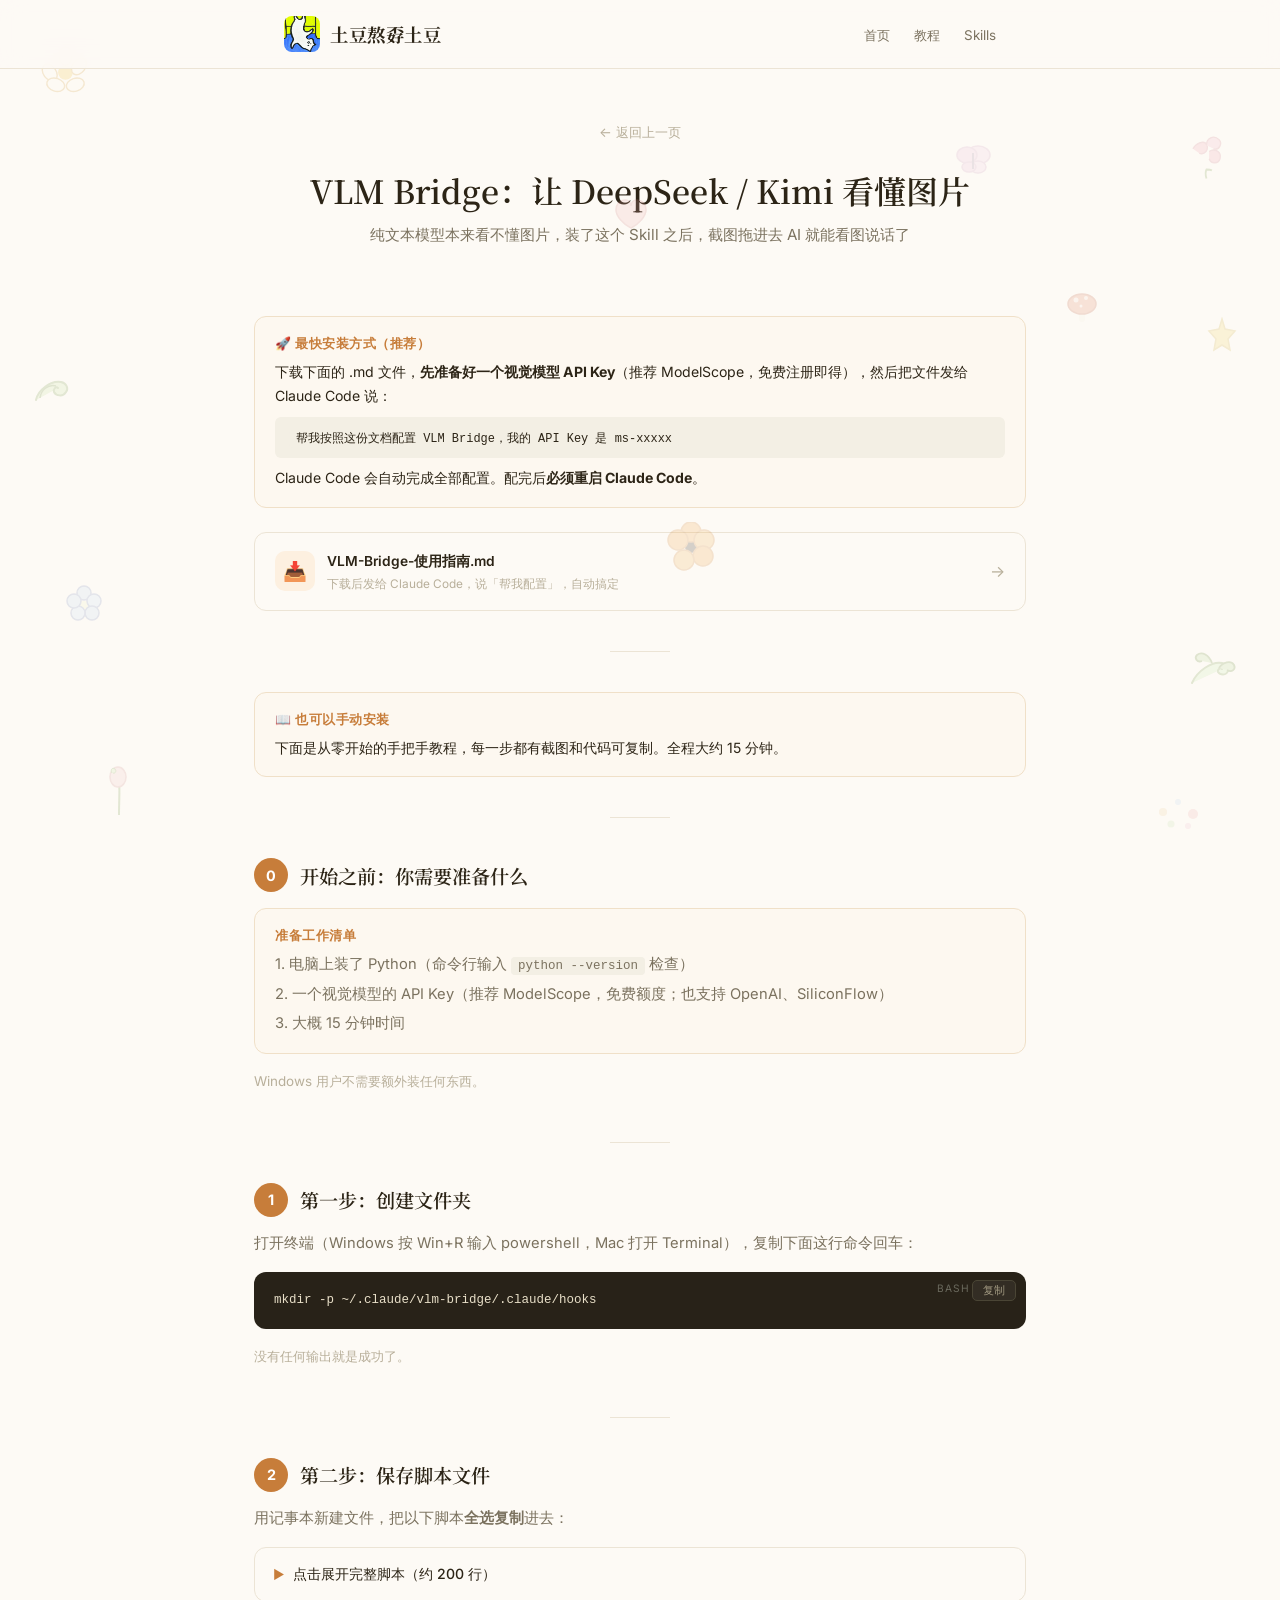
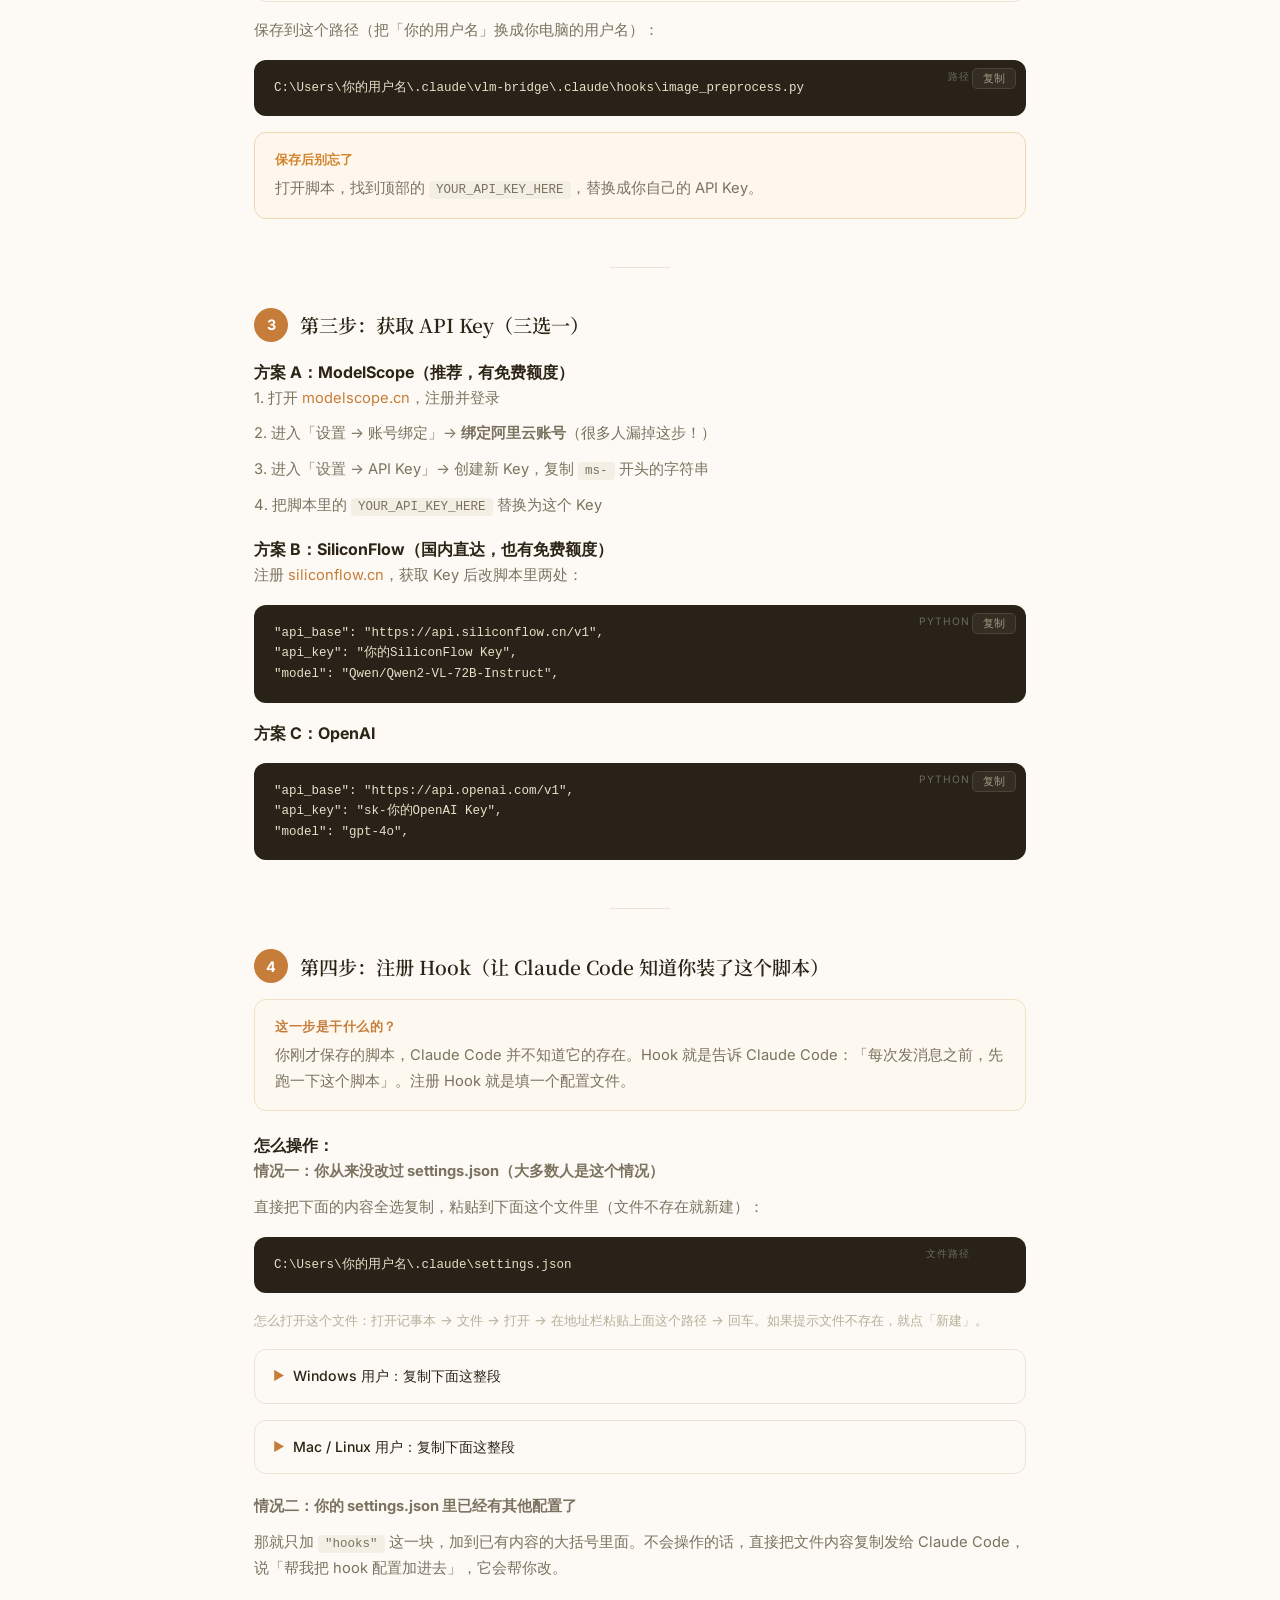
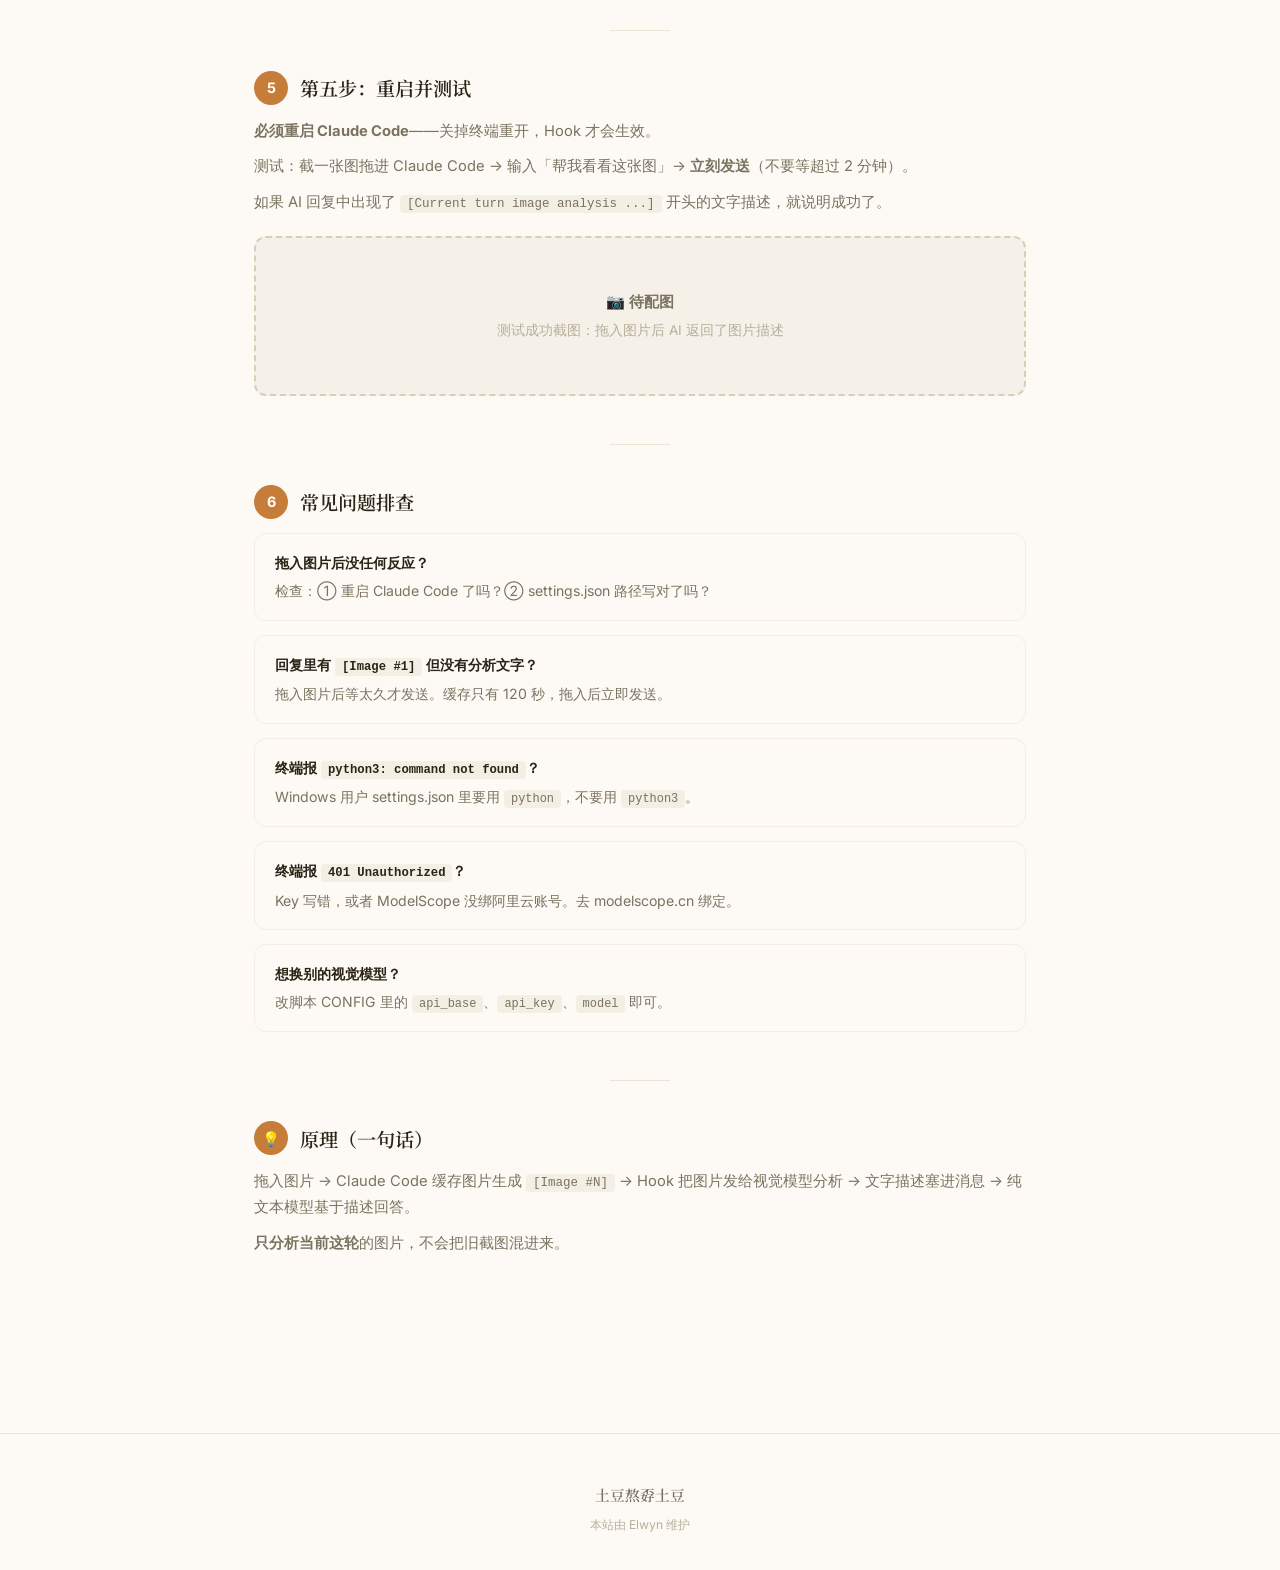
<file: vlm-bridge.html>
<!DOCTYPE html>
<html lang="zh-CN">
<head>
    <meta charset="UTF-8">
    <meta name="viewport" content="width=device-width, initial-scale=1.0">
    <title>VLM Bridge — 土豆熬孬土豆</title>
    <meta name="description" content="让 DeepSeek / Kimi 看懂图片的 Claude Code 扩展技能，小白也能装。">
    <link rel="preconnect" href="https://fonts.googleapis.com">
    <link rel="preconnect" href="https://fonts.gstatic.com" crossorigin>
    <link href="https://fonts.googleapis.com/css2?family=Inter:wght@400;500;600&family=Noto+Serif+SC:wght@400;600;700&display=swap" rel="stylesheet">
    <link rel="stylesheet" href="site.css">
</head>
<body>
<!-- 全站装饰元素 -->
<div class="decor-el decor-1" style="top:5%;left:3%;width:55px;height:55px;animation:decorFloat1 7s infinite"><svg viewBox="0 0 60 60"><circle cx="30" cy="30" r="8" fill="#f0c040"/><ellipse cx="30" cy="12" rx="7" ry="10" fill="#fff8f0" stroke="#d4a040" stroke-width="1.5"/><ellipse cx="46" cy="24" rx="7" ry="10" fill="#fff8f0" stroke="#d4a040" stroke-width="1.5" transform="rotate(72,30,30)"/><ellipse cx="44" cy="40" rx="7" ry="10" fill="#fff8f0" stroke="#d4a040" stroke-width="1.5" transform="rotate(144,30,30)"/><ellipse cx="22" cy="44" rx="7" ry="10" fill="#fff8f0" stroke="#d4a040" stroke-width="1.5" transform="rotate(216,30,30)"/><ellipse cx="14" cy="24" rx="7" ry="10" fill="#fff8f0" stroke="#d4a040" stroke-width="1.5" transform="rotate(288,30,30)"/></svg></div>
<div class="decor-el decor-2" style="top:14%;right:4%;width:45px;height:60px;animation:decorFloat2 8s 1s infinite"><svg viewBox="0 0 50 60"><path d="M25 55c-1-3-1-8 0-10 2 0 4 0 6 1" stroke="#7a9a4a" stroke-width="2" fill="none"/><path d="M10 22c3-6 12-10 15-5 3 6-2 12-8 10" fill="#f0a0b0" stroke="#d08090" stroke-width="1.5"/><path d="M25 18c0-8 8-12 14-6 4 4 0 12-6 10" fill="#f0b0c0" stroke="#d08090" stroke-width="1.5"/><path d="M28 25c6-4 14 0 12 8-2 6-10 6-12 0" fill="#f0a0b0" stroke="#d08090" stroke-width="1.5"/></svg></div>
<div class="decor-el decor-3" style="top:40%;left:2%;width:50px;height:50px;animation:decorFloat3 9s 0.5s infinite"><svg viewBox="0 0 50 50"><path d="M10 40c2-10 15-20 25-18 5 1 8 6 5 10-3 5-10 4-12 0-1-3 2-6 4-4" stroke="#7a9a4a" stroke-width="2" fill="#c8e0a0" stroke-linecap="round"/><path d="M14 38c1-8 8-14 16-12" stroke="#6a8a3a" stroke-width="1.5" fill="none"/></svg></div>
<div class="decor-el decor-4" style="top:35%;right:3%;width:40px;height:40px;animation:decorFloat1 6s 2s infinite"><svg viewBox="0 0 40 40"><path d="M20 4l3 10 10 2-7 8 2 11-8-5-8 5 2-11-7-8 10-2z" fill="#f0d060" stroke="#d0b040" stroke-width="1.5"/></svg></div>
<div class="decor-el decor-5" style="top:65%;left:5%;width:40px;height:40px;animation:decorFloat2 7.5s 1.5s infinite"><svg viewBox="0 0 40 40"><circle cx="20" cy="20" r="4" fill="#f0f0c0"/><circle cx="20" cy="8" r="7" fill="#c0d8f0" stroke="#8090c0" stroke-width="1.5"/><circle cx="30" cy="16" r="7" fill="#c8ddf4" stroke="#8090c0" stroke-width="1.5"/><circle cx="28" cy="28" r="7" fill="#c0d8f0" stroke="#8090c0" stroke-width="1.5"/><circle cx="14" cy="28" r="7" fill="#c8ddf4" stroke="#8090c0" stroke-width="1.5"/><circle cx="10" cy="16" r="7" fill="#c0d8f0" stroke="#8090c0" stroke-width="1.5"/></svg></div>
<div class="decor-el decor-6" style="top:72%;right:3%;width:55px;height:45px;animation:decorFloat3 8.5s 0.8s infinite"><svg viewBox="0 0 55 45"><path d="M5 35c5-12 20-22 30-20 4 1 8 4 6 8-2 5-8 4-10 1-1-2 2-5 4-3" stroke="#7a9a4a" stroke-width="2" fill="#c8e8b0" stroke-linecap="round"/><path d="M25 15c-3-8-10-12-15-8-3 3 0 8 5 6" stroke="#6a8a3a" stroke-width="1.8" fill="#b8d898"/><path d="M32 20c4-6 12-8 15-3 2 4-2 8-7 5" stroke="#6a8a3a" stroke-width="1.8" fill="#b8d898"/></svg></div>
<div class="decor-el decor-7" style="top:22%;left:48%;width:35px;height:35px;animation:decorFloat1 10s 3s infinite"><svg viewBox="0 0 35 35"><path d="M17 30c-8-4-15-12-15-18 0-6 4-10 9-10 4 0 6 3 6 6 0-3 2-6 6-6 5 0 9 4 9 10 0 6-7 14-15 18z" fill="#f0b0b0" stroke="#d08080" stroke-width="1.5"/></svg></div>
<div class="decor-el decor-8" style="top:58%;left:52%;width:50px;height:50px;animation:decorFloat2 7s 2s infinite"><svg viewBox="0 0 50 50"><circle cx="25" cy="25" r="6" fill="#3a2a1a"/><circle cx="25" cy="10" r="10" fill="#f0a040" stroke="#d08030" stroke-width="1.5"/><circle cx="38" cy="18" r="10" fill="#f0b050" stroke="#d08030" stroke-width="1.5"/><circle cx="37" cy="34" r="10" fill="#f0a040" stroke="#d08030" stroke-width="1.5"/><circle cx="18" cy="38" r="10" fill="#f0b050" stroke="#d08030" stroke-width="1.5"/><circle cx="12" cy="18" r="10" fill="#f0a040" stroke="#d08030" stroke-width="1.5"/></svg></div>
<div class="decor-el decor-9" style="top:85%;left:8%;width:35px;height:50px;animation:decorFloat3 6.5s 1s infinite"><svg viewBox="0 0 35 50"><path d="M17 50c0-15 1-25 0-32-1 2-3 2-4 1" stroke="#7a9a4a" stroke-width="2" fill="none"/><ellipse cx="16" cy="12" rx="8" ry="10" fill="#f0c0c0" stroke="#d09090" stroke-width="1.5"/><path d="M10 8c-2-3 0-6 3-4 2 2 0 5-2 4" fill="#c8e0a0" stroke="#7a9a4a" stroke-width="1"/></svg></div>
<div class="decor-el decor-10" style="top:88%;right:6%;width:50px;height:40px;animation:decorFloat1 9s 1.5s infinite"><svg viewBox="0 0 50 40"><circle cx="10" cy="20" r="4" fill="#f0d0a0"/><circle cx="25" cy="10" r="3" fill="#c0d8f0"/><circle cx="40" cy="22" r="5" fill="#f0b0b0"/><circle cx="18" cy="32" r="3.5" fill="#c8e0b0"/><circle cx="35" cy="34" r="3" fill="#f0c0d0"/></svg></div>
<div class="decor-el decor-11" style="top:32%;right:14%;width:35px;height:40px;animation:decorFloat3 8s 2.5s infinite"><svg viewBox="0 0 35 40"><rect x="13" y="18" width="6" height="16" rx="3" fill="#f5efe0"/><ellipse cx="16" cy="16" rx="14" ry="10" fill="#e08060" stroke="#c06040" stroke-width="1.5"/><circle cx="10" cy="12" r="2.5" fill="#fff" opacity="0.7"/><circle cx="20" cy="10" r="2" fill="#fff" opacity="0.7"/><circle cx="15" cy="18" r="1.5" fill="#fff" opacity="0.7"/></svg></div>
<div class="decor-el decor-12" style="top:15%;right:22%;width:45px;height:40px;animation:decorFloat2 7s 0.5s infinite"><svg viewBox="0 0 45 40"><ellipse cx="25" cy="20" rx="12" ry="9" fill="#f0c8e0" stroke="#d0a0c0" stroke-width="1.5"/><ellipse cx="14" cy="20" rx="10" ry="8" fill="#e8b8d8" stroke="#d0a0c0" stroke-width="1.5"/><ellipse cx="25" cy="32" rx="8" ry="6" fill="#f0c8e0" stroke="#d0a0c0" stroke-width="1.5"/><ellipse cx="16" cy="32" rx="7" ry="5" fill="#e8b8d8" stroke="#d0a0c0" stroke-width="1.5"/><line x1="20" y1="18" x2="20" y2="34" stroke="#a080a0" stroke-width="2"/></svg></div>

<div class="progress-bar" id="progressBar"></div>

<header class="site-header">
    <div class="header-inner">
        <a href="index.html" class="site-logo"><img src="logo.png" alt="logo" class="site-logo-img">土豆熬孬土豆</a>
        <nav>
            <ul class="site-nav">
                <li><a href="index.html">首页</a></li>
                <li><a href="tutorials.html">教程</a></li>
                <li><a href="skills.html">Skills</a></li>
            </ul>
        </nav>
    </div>
</header>

<main class="main">

    <div class="article-header">
        <a href="javascript:history.back()" class="back-link">&larr; 返回上一页</a>
        <h1>VLM Bridge：让 DeepSeek / Kimi 看懂图片</h1>
        <p class="subtitle">纯文本模型本来看不懂图片，装了这个 Skill 之后，截图拖进去 AI 就能看图说话了</p>
    </div>

    <div class="tip" style="margin-bottom:24px;">
        <div class="tip-title">🚀 最快安装方式（推荐）</div>
        <p>下载下面的 .md 文件，<strong>先准备好一个视觉模型 API Key</strong>（推荐 ModelScope，免费注册即得），然后把文件发给 Claude Code 说：</p>
        <p style="background:#f3efe4;padding:8px 14px;border-radius:6px;font-size:0.88rem;margin:8px 0;"><code>帮我按照这份文档配置 VLM Bridge，我的 API Key 是 ms-xxxxx</code></p>
        <p>Claude Code 会自动完成全部配置。配完后<strong>必须重启 Claude Code</strong>。</p>
    </div>

    <div class="download-group">
        <a href="VLM-Bridge-使用指南.md" class="download-btn" download>
            <div class="download-left">
                <div class="download-icon">📥</div>
                <div class="download-label">
                    <strong>VLM-Bridge-使用指南.md</strong>
                    <span>下载后发给 Claude Code，说「帮我配置」，自动搞定</span>
                </div>
            </div>
            <span class="download-arrow">&rarr;</span>
        </a>
    </div>

    <div class="section-divider"></div>

    <div class="tip">
        <div class="tip-title">📖 也可以手动安装</div>
        <p>下面是从零开始的手把手教程，每一步都有截图和代码可复制。全程大约 15 分钟。</p>
    </div>

    <div class="section-divider"></div>

    <section class="step">
        <div class="step-header">
            <div class="step-number">0</div>
            <h2>开始之前：你需要准备什么</h2>
        </div>
        <div class="tip">
            <div class="tip-title">准备工作清单</div>
            <p>1. 电脑上装了 Python（命令行输入 <code>python --version</code> 检查）</p>
            <p>2. 一个视觉模型的 API Key（推荐 ModelScope，免费额度；也支持 OpenAI、SiliconFlow）</p>
            <p>3. 大概 15 分钟时间</p>
        </div>
        <p class="note">Windows 用户不需要额外装任何东西。</p>
    </section>

    <div class="section-divider"></div>

    <section class="step">
        <div class="step-header">
            <div class="step-number">1</div>
            <h2>第一步：创建文件夹</h2>
        </div>
        <p>打开终端（Windows 按 Win+R 输入 powershell，Mac 打开 Terminal），复制下面这行命令回车：</p>
        <div class="code-block">
            <span class="lang-tag">bash</span>
            <button class="copy-btn" onclick="copyCode(this)">复制</button>
            <code>mkdir -p ~/.claude/vlm-bridge/.claude/hooks</code>
        </div>
        <p class="note">没有任何输出就是成功了。</p>
    </section>

    <div class="section-divider"></div>

    <section class="step">
        <div class="step-header">
            <div class="step-number">2</div>
            <h2>第二步：保存脚本文件</h2>
        </div>
        <p>用记事本新建文件，把以下脚本<strong>全选复制</strong>进去：</p>

        <details class="expand-box">
            <summary>
                <span class="chevron">&#9654;</span>
                点击展开完整脚本（约 200 行）
            </summary>
            <div class="expand-box-content">
                <div class="code-block" style="max-height:500px;overflow-y:auto;">
                    <span class="lang-tag">python</span>
                    <button class="copy-btn" onclick="copyCode(this)">复制</button>
<code>#!/usr/bin/env python3
"""
VLM Bridge — Claude Code UserPromptSubmit Hook
"""
import base64, json, os, platform, re, subprocess, sys, tempfile, time, urllib.request

# ============================================================
# ★ 改这里：填你的 API 信息
# ============================================================
CONFIG = {
    "api_base": "https://api-inference.modelscope.cn/v1",
    "api_key": "YOUR_API_KEY_HERE",
    "model": "Qwen/Qwen3.5-35B-A3B",
    "max_image_bytes": 10 * 1024 * 1024,
    "max_images_per_turn": 8,
    "cache_match_max_age_seconds": 120,
    "enable_recent_scan": False,
    "recent_age_seconds": 30,
    "timeout": 120,
    "vision_prompt": (
        "Analyze ONLY the image or images attached in this current request. "
        "Do not use or refer to any previous images. "
        "Describe visible UI, text/OCR, errors, layout, and important details. "
        "Reply in the language of the user request when possible."
    ),
}

SYSTEM = platform.system()
IMAGE_CACHE_DIR = os.path.expanduser("~/.claude/image-cache")
IMG_EXTS = {".png", ".jpg", ".jpeg", ".gif", ".webp", ".bmp", ".tiff", ".heic", ".heif"}
MIME = {"jpg":"jpeg","jpeg":"jpeg","png":"png","gif":"gif","webp":"webp","bmp":"bmp"}

if SYSTEM == "Windows":
    SCAN_DIRS = [
        os.path.expandvars(r"%USERPROFILE%\Desktop"),
        os.path.expandvars(r"%USERPROFILE%\Downloads"),
        os.path.expandvars(r"%USERPROFILE%\Pictures\Screenshots"),
    ]
else:
    SCAN_DIRS = [
        os.path.expanduser("~/Desktop"),
        os.path.expanduser("~/Downloads"),
    ]

def _ordered_image_refs(text):
    refs = re.findall(r"\[Image #(\d+)\]", text)
    out = []; seen = set()
    for ref in refs:
        if ref not in seen: out.append(ref); seen.add(ref)
    return out

def _find_cached_images(text):
    refs = _ordered_image_refs(text)
    if not refs or not os.path.isdir(IMAGE_CACHE_DIR): return []
    now = time.time(); max_age = CONFIG["cache_match_max_age_seconds"]
    by_ref = {}
    try:
        for root, _dirs, files in os.walk(IMAGE_CACHE_DIR):
            for f in files:
                name, ext = os.path.splitext(f)
                if name not in refs or ext.lower() not in IMG_EXTS: continue
                path = os.path.join(root, f)
                try: mtime = os.path.getmtime(path)
                except OSError: continue
                if now - mtime > max_age: continue
                if name not in by_ref or mtime > by_ref[name][0]: by_ref[name] = (mtime, path)
    except PermissionError: return []
    return [by_ref[ref][1] for ref in refs if ref in by_ref]

def _grab_clipboard():
    tmp = tempfile.NamedTemporaryFile(suffix=".png", delete=False); tmp.close()
    try:
        if SYSTEM == "Windows":
            ps = f'''Add-Type -AssemblyName System.Windows.Forms,System.Drawing
$img = [System.Windows.Forms.Clipboard]::GetImage()
if ($img) {{ $img.Save("{tmp.name}", [System.Drawing.Imaging.ImageFormat]::Png) }}'''
            r = subprocess.run(["powershell","-NoProfile","-Command",ps], capture_output=True, timeout=15)
            if r.returncode == 0 and os.path.getsize(tmp.name) > 100: return tmp.name
        elif SYSTEM == "Darwin":
            r = subprocess.run(["pngpaste", tmp.name], capture_output=True, timeout=10)
            if r.returncode == 0 and os.path.getsize(tmp.name) > 100: return tmp.name
        else:
            for cmd in (["wl-paste","--type","image/png"], ["xclip","-selection","clipboard","-t","image/png","-o"]):
                try:
                    with open(tmp.name, "wb") as f:
                        r = subprocess.run(cmd, stdout=f, stderr=subprocess.DEVNULL, timeout=10)
                    if r.returncode == 0 and os.path.getsize(tmp.name) > 100: return tmp.name
                except: continue
    except: pass
    try: os.unlink(tmp.name)
    except OSError: pass
    return None

CLIPBOARD_KEYWORDS = ["这个","截图","报错","这张","图片","看看","看一下","screenshot","clipboard","image","剪贴板"]

def _should_try_clipboard(prompt):
    return any(kw in prompt.lower() for kw in CLIPBOARD_KEYWORDS)

def _limit_images(paths):
    limit = CONFIG["max_images_per_turn"]
    if len(paths) > limit: print(f"[vlm-bridge] limiting to {limit}", file=sys.stderr)
    return paths[:limit]

def _encode_image(path):
    try: size = os.path.getsize(path)
    except OSError: return None
    if size > CONFIG["max_image_bytes"]: return None
    with open(path, "rb") as f: data = f.read()
    ext = os.path.splitext(path)[1].lower().lstrip(".")
    mime = MIME.get(ext, "png")
    return f"data:image/{mime};base64,{base64.b64encode(data).decode()}"

def _call_api(image_paths):
    content = []
    for p in image_paths:
        uri = _encode_image(p)
        if uri: content.append({"type":"image_url","image_url":{"url":uri}})
    if not content: return None
    content.append({"type":"text","text":CONFIG["vision_prompt"]})
    payload = {"model":CONFIG["model"],"messages":[{"role":"user","content":content}],"max_tokens":2000,"temperature":0.1}
    url = f"{CONFIG['api_base'].rstrip('/')}/chat/completions"
    req = urllib.request.Request(url, data=json.dumps(payload).encode("utf-8"),
        headers={"Content-Type":"application/json","Authorization":f"Bearer {CONFIG['api_key']}"})
    try:
        with urllib.request.urlopen(req, timeout=CONFIG["timeout"]) as resp:
            return json.loads(resp.read().decode())["choices"][0]["message"]["content"]
    except Exception as exc:
        print(f"[vlm-bridge] API error: {exc}", file=sys.stderr)
        return None

def _discover_images(prompt):
    images = _find_cached_images(prompt)
    if images:
        print(f"[vlm-bridge] cache match: {images}", file=sys.stderr)
        return _limit_images(images)
    ext_alt = "|".join(re.escape(e.lstrip(".")) for e in IMG_EXTS)
    patterns = [
        rf"""(?:~?/[^\s"'()<>]+\.(?:{ext_alt}))""",
        rf"""(?:[A-Za-z]:\\[^\s"'()<>]+\.(?:{ext_alt}))""",
        rf"""(?:\\\\[^\s"'()<>]+\.(?:{ext_alt}))""",
    ]
    found = []; seen = set()
    for pat in patterns:
        for m in re.findall(pat, prompt, re.IGNORECASE):
            path = os.path.expanduser(m) if SYSTEM != "Windows" else m
            if os.path.isfile(path) and path not in seen: found.append(path); seen.add(path)
    if found: return _limit_images(found)
    if _should_try_clipboard(prompt):
        clip = _grab_clipboard()
        if clip: return [clip]
    if CONFIG.get("enable_recent_scan"):
        now = time.time(); window = CONFIG["recent_age_seconds"]
        hits = []
        for d in SCAN_DIRS:
            if not os.path.isdir(d): continue
            try:
                for fn in os.listdir(d):
                    p = os.path.join(d, fn)
                    if os.path.isfile(p) and os.path.splitext(fn)[1].lower() in IMG_EXTS:
                        age = now - os.path.getmtime(p)
                        if 0 < age < window: hits.append((age, p))
            except PermissionError: continue
        return [p for _, p in sorted(hits)]
    return []

def main():
    prompt = sys.stdin.read().strip()
    images = _discover_images(prompt)
    if not images: print(prompt); return
    print(f"[vlm-bridge] analyzing {len(images)} image(s) ...", file=sys.stderr)
    desc = _call_api(images)
    if not desc: print(prompt); return
    print(f"{prompt}\n\n"
          f"[Current turn image analysis — use this for the current user request only. "
          f"Do not treat previous image-analysis blocks as current images.]\n"
          f"{desc}\n"
          f"[End of current turn image analysis]")
    for p in images:
        if p.startswith(tempfile.gettempdir()):
            try: os.unlink(p)
            except OSError: pass

if __name__ == "__main__":
    main()</code>
                </div>
            </div>
        </details>

        <p style="margin-top:16px;">保存到这个路径（把「你的用户名」换成你电脑的用户名）：</p>
        <div class="code-block">
            <span class="lang-tag">路径</span>
            <button class="copy-btn" onclick="copyCode(this)">复制</button>
            <code>C:\Users\你的用户名\.claude\vlm-bridge\.claude\hooks\image_preprocess.py</code>
        </div>

        <div class="warning">
            <div class="tip-title">保存后别忘了</div>
            <p>打开脚本，找到顶部的 <code>YOUR_API_KEY_HERE</code>，替换成你自己的 API Key。</p>
        </div>
    </section>

    <div class="section-divider"></div>

    <section class="step">
        <div class="step-header">
            <div class="step-number">3</div>
            <h2>第三步：获取 API Key（三选一）</h2>
        </div>

        <h3 style="font-size:1rem;margin-top:16px;">方案 A：ModelScope（推荐，有免费额度）</h3>
        <p>1. 打开 <a class="inline-link" href="https://modelscope.cn" target="_blank">modelscope.cn</a>，注册并登录</p>
        <p>2. 进入「设置 → 账号绑定」→ <strong>绑定阿里云账号</strong>（很多人漏掉这步！）</p>
        <p>3. 进入「设置 → API Key」→ 创建新 Key，复制 <code>ms-</code> 开头的字符串</p>
        <p>4. 把脚本里的 <code>YOUR_API_KEY_HERE</code> 替换为这个 Key</p>

        <h3 style="font-size:1rem;margin-top:16px;">方案 B：SiliconFlow（国内直达，也有免费额度）</h3>
        <p>注册 <a class="inline-link" href="https://siliconflow.cn" target="_blank">siliconflow.cn</a>，获取 Key 后改脚本里两处：</p>
        <div class="code-block">
            <span class="lang-tag">python</span>
            <button class="copy-btn" onclick="copyCode(this)">复制</button>
            <code>"api_base": "https://api.siliconflow.cn/v1",
"api_key": "你的SiliconFlow Key",
"model": "Qwen/Qwen2-VL-72B-Instruct",</code>
        </div>

        <h3 style="font-size:1rem;margin-top:16px;">方案 C：OpenAI</h3>
        <div class="code-block">
            <span class="lang-tag">python</span>
            <button class="copy-btn" onclick="copyCode(this)">复制</button>
            <code>"api_base": "https://api.openai.com/v1",
"api_key": "sk-你的OpenAI Key",
"model": "gpt-4o",</code>
        </div>
    </section>

    <div class="section-divider"></div>

    <section class="step">
        <div class="step-header">
            <div class="step-number">4</div>
            <h2>第四步：注册 Hook（让 Claude Code 知道你装了这个脚本）</h2>
        </div>

        <div class="tip">
            <div class="tip-title">这一步是干什么的？</div>
            <p>你刚才保存的脚本，Claude Code 并不知道它的存在。Hook 就是告诉 Claude Code：「每次发消息之前，先跑一下这个脚本」。注册 Hook 就是填一个配置文件。</p>
        </div>

        <h3 style="font-size:1rem;margin-top:20px;">怎么操作：</h3>

        <p><strong>情况一：你从来没改过 settings.json（大多数人是这个情况）</strong></p>
        <p>直接把下面的内容全选复制，粘贴到下面这个文件里（文件不存在就新建）：</p>
        <div class="code-block">
            <span class="lang-tag">文件路径</span>
            <code>C:\Users\你的用户名\.claude\settings.json</code>
        </div>

        <p class="note">怎么打开这个文件：打开记事本 → 文件 → 打开 → 在地址栏粘贴上面这个路径 → 回车。如果提示文件不存在，就点「新建」。</p>

        <details class="expand-box">
            <summary>
                <span class="chevron">&#9654;</span>
                Windows 用户：复制下面这整段
            </summary>
            <div class="expand-box-content">
                <div class="code-block" style="margin-top:16px;">
                    <span class="lang-tag">json</span>
                    <button class="copy-btn" onclick="copyCode(this)">复制</button>
<code>{
  "hooks": {
    "UserPromptSubmit": [
      {
        "hooks": [
          {
            "type": "command",
            "command": "python ~/.claude/vlm-bridge/.claude/hooks/image_preprocess.py",
            "timeout": 180
          }
        ]
      }
    ]
  }
}</code>
                </div>
                <p class="note" style="margin-top:8px;">注意：命令里写的是 <code>python</code>，不是 <code>python3</code>。</p>
            </div>
        </details>

        <details class="expand-box">
            <summary>
                <span class="chevron">&#9654;</span>
                Mac / Linux 用户：复制下面这整段
            </summary>
            <div class="expand-box-content">
                <div class="code-block" style="margin-top:16px;">
                    <span class="lang-tag">json</span>
                    <button class="copy-btn" onclick="copyCode(this)">复制</button>
<code>{
  "hooks": {
    "UserPromptSubmit": [
      {
        "hooks": [
          {
            "type": "command",
            "command": "python3 ~/.claude/vlm-bridge/.claude/hooks/image_preprocess.py",
            "timeout": 180
          }
        ]
      }
    ]
  }
}</code>
                </div>
                <p style="margin-top:12px;">还要给脚本加执行权限，终端里运行：</p>
                <div class="code-block">
                    <span class="lang-tag">bash</span>
                    <button class="copy-btn" onclick="copyCode(this)">复制</button>
                    <code>chmod +x ~/.claude/vlm-bridge/.claude/hooks/image_preprocess.py</code>
                </div>
            </div>
        </details>

        <p style="margin-top:20px;"><strong>情况二：你的 settings.json 里已经有其他配置了</strong></p>
        <p>那就只加 <code>"hooks"</code> 这一块，加到已有内容的大括号里面。不会操作的话，直接把文件内容复制发给 Claude Code，说「帮我把 hook 配置加进去」，它会帮你改。</p>
    </section>

    <div class="section-divider"></div>

    <section class="step">
        <div class="step-header">
            <div class="step-number">5</div>
            <h2>第五步：重启并测试</h2>
        </div>
        <p><strong>必须重启 Claude Code</strong>——关掉终端重开，Hook 才会生效。</p>
        <p>测试：截一张图拖进 Claude Code → 输入「帮我看看这张图」→ <strong>立刻发送</strong>（不要等超过 2 分钟）。</p>
        <p>如果 AI 回复中出现了 <code>[Current turn image analysis ...]</code> 开头的文字描述，就说明成功了。</p>

        <div class="img-placeholder">
            <div><strong>📷 待配图</strong>测试成功截图：拖入图片后 AI 返回了图片描述</div>
        </div>
    </section>

    <div class="section-divider"></div>

    <section class="step">
        <div class="step-header">
            <div class="step-number">6</div>
            <h2>常见问题排查</h2>
        </div>
        <div class="qa-list">
            <div class="qa-item">
                <div class="qa-q">拖入图片后没任何反应？</div>
                <div class="qa-a">检查：① 重启 Claude Code 了吗？② settings.json 路径写对了吗？</div>
            </div>
            <div class="qa-item">
                <div class="qa-q">回复里有 <code>[Image #1]</code> 但没有分析文字？</div>
                <div class="qa-a">拖入图片后等太久才发送。缓存只有 120 秒，拖入后立即发送。</div>
            </div>
            <div class="qa-item">
                <div class="qa-q">终端报 <code>python3: command not found</code>？</div>
                <div class="qa-a">Windows 用户 settings.json 里要用 <code>python</code>，不要用 <code>python3</code>。</div>
            </div>
            <div class="qa-item">
                <div class="qa-q">终端报 <code>401 Unauthorized</code>？</div>
                <div class="qa-a">Key 写错，或者 ModelScope 没绑阿里云账号。去 modelscope.cn 绑定。</div>
            </div>
            <div class="qa-item">
                <div class="qa-q">想换别的视觉模型？</div>
                <div class="qa-a">改脚本 CONFIG 里的 <code>api_base</code>、<code>api_key</code>、<code>model</code> 即可。</div>
            </div>
        </div>
    </section>

    <div class="section-divider"></div>

    <section class="step">
        <div class="step-header">
            <div class="step-number">💡</div>
            <h2>原理（一句话）</h2>
        </div>
        <p>拖入图片 → Claude Code 缓存图片生成 <code>[Image #N]</code> → Hook 把图片发给视觉模型分析 → 文字描述塞进消息 → 纯文本模型基于描述回答。</p>
        <p><strong>只分析当前这轮</strong>的图片，不会把旧截图混进来。</p>
    </section>

</main>

<footer class="site-footer">
    <span class="footer-brand">土豆熬孬土豆</span>
    本站由 <a href="index.html">Elwyn</a> 维护
</footer>

<script>
(function() {
    var bar = document.getElementById('progressBar');
    window.addEventListener('scroll', function() {
        var h = document.body.scrollHeight - window.innerHeight;
        bar.style.width = h > 0 ? Math.min(100, (window.scrollY / h) * 100) + '%' : '0%';
    }, { passive: true });
})();
function copyCode(btn) {
    var code = btn.parentElement.querySelector('code');
    navigator.clipboard.writeText(code.innerText).then(function() {
        btn.textContent = '已复制'; btn.classList.add('copied');
        setTimeout(function() { btn.textContent = '复制'; btn.classList.remove('copied'); }, 2000);
    });
}
</script>

</body>
</html>
</file>
<file: site.css>
:root {
    --bg: #fdfaf5;
    --surface: #fffefb;
    --text: #2c2416;
    --text-secondary: #7b725f;
    --text-tertiary: #b8af9a;
    --accent: #c77d3a;
    --accent-light: #fdf0e0;
    --accent-glow: rgba(199,125,58,0.1);
    --code-bg: #282218;
    --code-text: #e8dfc8;
    --border: #ece4d5;
    --border-light: #f3ede2;
    --success: #5a8f3c;
    --warning: #d4852b;
    --warning-bg: #fef7ee;
    --shadow-sm: 0 1px 3px rgba(44,36,22,0.04);
    --shadow-md: 0 4px 20px rgba(44,36,22,0.06);
    --shadow-lg: 0 12px 40px rgba(44,36,22,0.08);
    --radius-sm: 6px;
    --radius: 12px;
    --radius-lg: 18px;
}

* { margin: 0; padding: 0; box-sizing: border-box;  cursor: url("daisy-cursor.png") 12 12, auto;}

/* 全站光标：小花朵 */
body {
    cursor: url("daisy-cursor.png") 12 12, auto;
}

html {
    scroll-behavior: smooth;
    scroll-padding-top: 100px;
}

body {
    font-family: "Inter", -apple-system, BlinkMacSystemFont, "Segoe UI", sans-serif;
    background: var(--bg);
    color: var(--text);
    line-height: 1.75;
    -webkit-font-smoothing: antialiased;
}

/* ── Progress bar ── */
.progress-bar {
    position: fixed;
    top: 0; left: 0; z-index: 200;
    height: 3px;
    background: linear-gradient(90deg, var(--accent), #d4955a, var(--accent));
    width: 0%;
    transition: width 0.15s linear;
    border-radius: 0 2px 2px 0;
}

/* ── Site header ── */
.site-header {
    position: sticky;
    top: 0;
    z-index: 100;
    background: rgba(253,250,245,0.85);
    backdrop-filter: blur(12px);
    -webkit-backdrop-filter: blur(12px);
    border-bottom: 1px solid var(--border);
    padding: 16px 0;
}

.header-inner {
    max-width: 760px;
    margin: 0 auto;
    padding: 0 24px;
    display: flex;
    align-items: center;
    justify-content: space-between;
}

.site-logo {
    font-family: "Noto Serif SC", serif;
    font-size: 1.15rem;
    font-weight: 700;
    color: var(--text);
    text-decoration: none;
    letter-spacing: 0.5px;
    display: flex;
    align-items: center;
    gap: 10px;
}

.site-logo-img {
    width: 36px;
    height: 36px;
    border-radius: 8px;
    object-fit: cover;
    flex-shrink: 0;
}

.site-logo:hover { color: var(--accent); }

.site-nav {
    display: flex;
    gap: 24px;
    list-style: none;
}

.site-nav a {
    font-size: 0.84rem;
    color: var(--text-secondary);
    text-decoration: none;
    transition: color 0.2s;
}

.site-nav a:hover { color: var(--accent); }

/* ── Main ── */
.main {
    max-width: 760px;
    margin: 0 auto;
    padding: 0 24px 80px;
}

/* ── Article header ── */
.article-header {
    text-align: center;
    padding: 48px 0 36px;
}

.article-header .back-link {
    display: inline-block;
    font-size: 0.84rem;
    color: var(--text-tertiary);
    text-decoration: none;
    margin-bottom: 24px;
    transition: color 0.2s;
}

.article-header .back-link:hover { color: var(--accent); }

.article-header h1 {
    font-family: "Noto Serif SC", serif;
    font-size: 2rem;
    font-weight: 600;
    line-height: 1.35;
    margin-bottom: 10px;
}

.article-header .subtitle {
    color: var(--text-secondary);
    font-size: 0.95rem;
    margin-bottom: 16px;
}

.article-header .meta-row {
    display: flex;
    flex-wrap: wrap;
    gap: 16px;
    align-items: center;
    justify-content: center;
    color: var(--text-tertiary);
    font-size: 0.85rem;
}

.article-header .meta-row a {
    color: var(--accent);
    text-decoration: none;
}

.article-header .meta-row a:hover { text-decoration: underline; }

.article-header .meta-dot {
    width: 3px; height: 3px; border-radius: 50%; background: var(--border);
}

/* ── Article list (index) ── */
.article-list-title {
    font-size: 0.76rem;
    font-weight: 600;
    text-transform: uppercase;
    letter-spacing: 1.5px;
    color: var(--text-tertiary);
    margin-bottom: 24px;
}

.article-card {
    display: block;
    background: var(--surface);
    border: 1px solid var(--border);
    border-radius: var(--radius-lg);
    padding: 32px 36px;
    margin-bottom: 20px;
    text-decoration: none;
    color: inherit;
    transition: all 0.3s;
    box-shadow: var(--shadow-sm);
    position: relative;
}

.article-card:hover {
    box-shadow: var(--shadow-md);
    border-color: #d9ceb8;
    transform: translateY(-2px);
}

.article-card .card-tag {
    display: inline-block;
    padding: 3px 12px;
    border-radius: 999px;
    background: var(--accent-light);
    color: var(--accent);
    font-size: 0.74rem;
    font-weight: 600;
    letter-spacing: 0.2px;
    margin-bottom: 14px;
}

.article-card h3 {
    font-family: "Noto Serif SC", serif;
    font-size: 1.3rem;
    font-weight: 600;
    margin-bottom: 8px;
    line-height: 1.4;
}

.article-card .card-desc {
    font-size: 0.9rem;
    color: var(--text-secondary);
    line-height: 1.6;
}

.article-card .card-arrow {
    position: absolute;
    right: 36px;
    top: 50%;
    transform: translateY(-50%);
    font-size: 1.1rem;
    color: var(--text-tertiary);
    transition: all 0.3s;
}

.article-card:hover .card-arrow { color: var(--accent); transform: translateY(-50%) translateX(4px); }

/* ── Intro section ── */
.intro {
    text-align: center;
    padding: 48px 0 40px;
}

.intro h2 {
    font-family: "Noto Serif SC", serif;
    font-size: 1.55rem;
    font-weight: 400;
    color: var(--text-secondary);
    line-height: 1.6;
}

.intro h2 em {
    font-style: normal;
    color: var(--accent);
    font-weight: 600;
}

/* ── TOC ── */
.toc-card {
    background: var(--surface);
    border: 1px solid var(--border);
    border-radius: var(--radius);
    padding: 24px 28px;
    margin-bottom: 44px;
}

.toc-card h3 {
    font-size: 0.78rem;
    font-weight: 600;
    text-transform: uppercase;
    letter-spacing: 1px;
    color: var(--text-tertiary);
    margin-bottom: 14px;
}

.toc-card ol {
    padding-left: 20px;
    display: grid;
    grid-template-columns: repeat(2, 1fr);
    gap: 5px 20px;
}

.toc-card li {
    font-size: 0.86rem;
    color: var(--text-secondary);
}

.toc-card a {
    color: var(--text);
    text-decoration: none;
    transition: color 0.2s;
}

.toc-card a:hover { color: var(--accent); }

/* ── Step ── */
.step {
    margin-bottom: 48px;
    scroll-margin-top: 100px;
}

.step-header {
    display: flex;
    align-items: center;
    gap: 12px;
    margin-bottom: 14px;
}

.step-number {
    width: 34px;
    height: 34px;
    border-radius: 50%;
    background: var(--accent);
    color: #fff;
    display: flex;
    align-items: center;
    justify-content: center;
    font-size: 0.9rem;
    font-weight: 700;
    flex-shrink: 0;
}

.step-header h2 {
    font-family: "Noto Serif SC", serif;
    font-size: 1.2rem;
    font-weight: 600;
}

.step p {
    font-size: 0.92rem;
    color: var(--text-secondary);
    margin-bottom: 10px;
}

.step .note {
    font-size: 0.84rem;
    color: var(--text-tertiary);
    margin-bottom: 4px;
}

/* ── Code block ── */
.code-block {
    position: relative;
    background: var(--code-bg);
    color: var(--code-text);
    border-radius: var(--radius);
    padding: 18px 20px;
    margin: 16px 0;
    font-family: "SF Mono", "Fira Code", "Cascadia Code", "Consolas", monospace;
    font-size: 0.85rem;
    line-height: 1.65;
    overflow-x: auto;
}

.code-block .lang-tag {
    position: absolute;
    top: 8px;
    right: 56px;
    font-size: 0.64rem;
    color: #6b6a5e;
    text-transform: uppercase;
    letter-spacing: 1px;
    font-family: "Inter", sans-serif;
}

.copy-btn {
    position: absolute;
    top: 8px;
    right: 10px;
    background: rgba(255,255,255,0.05);
    border: 1px solid #4a4535;
    color: #a09880;
    font-size: 0.7rem;
    padding: 2px 10px;
    border-radius: 5px;
    cursor: pointer;
    transition: all 0.2s;
    font-family: "Inter", sans-serif;
}

.copy-btn:hover {
    border-color: var(--accent);
    color: #fff;
    background: rgba(199,125,58,0.18);
}

.copy-btn.copied {
    border-color: var(--success);
    color: var(--success);
    background: rgba(90,143,60,0.12);
}

code {
    background: #f3efe4;
    padding: 2px 7px;
    border-radius: 4px;
    font-family: "SF Mono", "Fira Code", "Cascadia Code", "Consolas", monospace;
    font-size: 0.85em;
}

.code-block code {
    background: none;
    padding: 0;
    display: block;
    white-space: pre;
    color: inherit;
}

/* ── Tabs ── */
.tabs {
    display: flex;
    gap: 2px;
    margin: 14px 0 0;
    background: #f2efe5;
    border-radius: 9px;
    padding: 4px;
    width: fit-content;
}

.tab-btn {
    background: none;
    border: none;
    padding: 7px 20px;
    font-size: 0.82rem;
    color: var(--text-secondary);
    cursor: pointer;
    border-radius: 7px;
    transition: all 0.2s;
    font-family: "Inter", sans-serif;
    font-weight: 500;
}

.tab-btn.active {
    background: #fff;
    color: var(--text);
    box-shadow: 0 1px 3px rgba(44,36,22,0.06);
}

.tab-btn:hover:not(.active) { color: var(--text); }

.tab-content { display: none; }
.tab-content.active { display: block; }

/* ── Callout boxes ── */
.tip, .warning, .disclaimer {
    border-radius: var(--radius);
    padding: 16px 20px;
    margin: 16px 0;
    font-size: 0.88rem;
}

.tip {
    background: #fdf8f0;
    border: 1px solid #f0e0c8;
}

.tip .tip-title {
    font-weight: 600;
    color: var(--accent);
    font-size: 0.8rem;
    margin-bottom: 4px;
    text-transform: uppercase;
    letter-spacing: 0.5px;
}

.warning {
    background: var(--warning-bg);
    border: 1px solid #f0d8b0;
}

.warning .tip-title {
    font-weight: 600;
    color: var(--warning);
    font-size: 0.8rem;
    margin-bottom: 4px;
}

.disclaimer {
    background: #faf7f1;
    border: 1px solid #e6dcc8;
    margin-top: 22px;
}

.disclaimer h3 {
    font-size: 0.9rem;
    margin-bottom: 8px;
    color: #8a6d20;
}

.disclaimer p { margin-bottom: 8px; font-size: 0.85rem; }
.disclaimer ul { margin: 0 0 10px 20px; }
.disclaimer li { margin-bottom: 5px; font-size: 0.85rem; }

.tip p, .warning p { margin-bottom: 4px; }
.tip p:last-child, .warning p:last-child { margin-bottom: 0; }

/* ── Download cards ── */
.download-group { margin: 16px 0; }

.download-grid {
    display: grid;
    grid-template-columns: repeat(2, 1fr);
    gap: 12px;
}

.download-btn {
    display: flex;
    align-items: center;
    justify-content: space-between;
    padding: 16px 20px;
    background: var(--bg);
    border: 1px solid var(--border);
    border-radius: var(--radius);
    text-decoration: none;
    color: var(--text);
    font-size: 0.88rem;
    transition: all 0.25s;
}

.download-btn:hover {
    border-color: var(--accent);
    box-shadow: var(--shadow-md);
    transform: translateY(-2px);
}

.download-left { display: flex; align-items: center; gap: 12px; }

.download-icon {
    width: 40px;
    height: 40px;
    border-radius: 10px;
    background: var(--accent-light);
    display: flex;
    align-items: center;
    justify-content: center;
    font-size: 1.2rem;
    flex-shrink: 0;
}

.download-label strong {
    display: block;
    font-weight: 600;
    font-size: 0.86rem;
    margin-bottom: 1px;
}

.download-label > span {
    font-size: 0.74rem;
    color: var(--text-tertiary);
    display: block;
}

.download-code-row {
    display: flex;
    align-items: center;
    gap: 6px;
    margin-top: 4px;
}

.download-code-row > span { font-size: 0.72rem; color: var(--text-tertiary); }
.download-code-row code { font-size: 0.72rem; background: #ebe5d6; padding: 1px 5px; }

.passcode-copy-btn {
    background: none;
    border: 1px solid var(--border);
    color: var(--text-tertiary);
    font-size: 0.68rem;
    padding: 2px 8px;
    border-radius: 999px;
    cursor: pointer;
    transition: all 0.2s;
    font-family: "Inter", sans-serif;
}

.passcode-copy-btn:hover,
.passcode-copy-btn.copied {
    border-color: var(--accent);
    color: var(--accent);
    background: var(--accent-light);
}

.download-arrow {
    color: var(--text-tertiary);
    font-size: 1rem;
    transition: all 0.25s;
}

.download-btn:hover .download-arrow {
    color: var(--accent);
    transform: translateX(4px);
}

.download-sub {
    display: block;
    font-size: 0.78rem;
    color: var(--text-tertiary);
    margin: 8px 0 0 4px;
}

.download-sub a,
a.inline-link {
    color: var(--accent);
    text-decoration: none;
}

.download-sub a:hover,
a.inline-link:hover { text-decoration: underline; }

/* ── Image ── */
.inline-image {
    display: block;
    width: 100%;
    border: 1px solid var(--border);
    border-radius: var(--radius);
    margin: 16px 0;
    background: #fff;
    box-shadow: var(--shadow-sm);
}

/* ── Expand / details ── */
.expand-box {
    margin-top: 16px;
    border: 1px solid var(--border);
    border-radius: var(--radius);
    background: var(--bg);
    overflow: hidden;
}

.expand-box summary {
    list-style: none;
    cursor: pointer;
    padding: 14px 18px;
    font-size: 0.88rem;
    font-weight: 500;
    color: var(--text);
    display: flex;
    align-items: center;
    gap: 8px;
    user-select: none;
}

.expand-box summary::-webkit-details-marker { display: none; }

.expand-box summary .chevron {
    transition: transform 0.25s ease;
    color: var(--accent);
    font-size: 0.78rem;
}

.expand-box[open] summary .chevron { transform: rotate(90deg); }

.expand-box-content {
    padding: 0 18px 18px;
    border-top: 1px solid var(--border);
}

.expand-box-content p:last-child { margin-bottom: 0; }

/* ── Q&A ── */
.qa-list { display: flex; flex-direction: column; gap: 14px; }

.qa-item {
    padding: 16px 20px;
    background: var(--bg);
    border-radius: var(--radius);
    border: 1px solid var(--border-light);
}

.qa-q {
    font-weight: 600;
    font-size: 0.9rem;
    margin-bottom: 4px;
    color: var(--text);
}

.qa-a { color: var(--text-secondary); font-size: 0.88rem; }

/* ── Divider ── */
.section-divider {
    width: 60px;
    height: 1px;
    background: var(--border);
    margin: 40px auto;
}

/* ── More articles ── */
.more-articles {
    margin-top: 56px;
    text-align: center;
}

.more-articles .coming-soon {
    display: inline-block;
    padding: 24px 48px;
    border: 2px dashed var(--border);
    border-radius: var(--radius-lg);
    color: var(--text-tertiary);
    font-size: 0.9rem;
}

/* ── Footer ── */
.site-footer {
    text-align: center;
    padding: 48px 24px 40px;
    color: var(--text-tertiary);
    font-size: 0.76rem;
    border-top: 1px solid var(--border);
    margin-top: 48px;
}

.site-footer a {
    color: var(--text-tertiary);
    text-decoration: none;
}

.site-footer a:hover { color: var(--accent); }

.site-footer .footer-brand {
    font-family: "Noto Serif SC", serif;
    font-size: 0.92rem;
    color: var(--text-secondary);
    font-weight: 600;
    display: block;
    margin-bottom: 6px;
}

/* ── Responsive ── */
@media (max-width: 600px) {
    .main { padding: 0 18px 60px; }
    .article-header { padding: 36px 0 28px; }
    .article-header h1 { font-size: 1.5rem; }
    .article-card { padding: 24px 22px; }
    .article-card .card-arrow { display: none; }
    .download-grid { grid-template-columns: 1fr; }
    .code-block { font-size: 0.78rem; padding: 14px 16px; }
    .toc-card ol { grid-template-columns: 1fr; }
    .step { margin-bottom: 36px; }
}

/* ── 全站手绘风猫咪装饰 ── */
.decor-el {
    position: fixed;
    opacity: 0.2;
    pointer-events: none;
    z-index: 0;
    transition: opacity 0.6s;
}
.decor-el svg { width: 100%; height: 100%; }
.decor-el:hover { opacity: 0.5; }

@keyframes decorFloat1 { 0%,100% { transform: translateY(0) rotate(0deg); } 30% { transform: translateY(-12px) rotate(5deg); } 60% { transform: translateY(-6px) rotate(-5deg); } 85% { transform: translateY(-16px) rotate(3deg); } }
@keyframes decorFloat2 { 0%,100% { transform: translateY(0) rotate(0deg); } 25% { transform: translateY(-8px) rotate(-4deg); } 55% { transform: translateY(-14px) rotate(6deg); } 80% { transform: translateY(-4px) rotate(-2deg); } }
@keyframes decorFloat3 { 0%,100% { transform: translateY(0) rotate(0deg) scaleX(1); } 20% { transform: translateY(-10px) rotate(8deg) scaleX(1); } 50% { transform: translateY(-6px) rotate(-6deg) scaleX(-1); } 75% { transform: translateY(-14px) rotate(4deg) scaleX(-1); } }

.cat-1  { top: 5%;  left: 3%;  width: 90px;  height: 90px;  animation: catBob1 8s ease-in-out infinite; }
.cat-2  { top: 12%; right: 4%;  width: 75px;  height: 75px;  animation: catBob2 7s ease-in-out 1s infinite; }
.cat-3  { top: 42%; left: 2%;  width: 100px; height: 100px; animation: catBob3 9s ease-in-out 0.5s infinite; }
.cat-4  { top: 48%; right: 3%;  width: 85px;  height: 85px;  animation: catBob1 7.5s ease-in-out 2s infinite; }
.cat-5  { top: 72%; left: 4%;  width: 70px;  height: 70px;  animation: catBob2 8.5s ease-in-out 1.5s infinite; }
.cat-6  { top: 78%; right: 2%;  width: 95px;  height: 95px;  animation: catBob3 6.5s ease-in-out 0.8s infinite; }
.cat-7  { top: 25%; left: 48%; width: 65px;  height: 65px;  animation: catBob1 9s ease-in-out 3s infinite; }
.cat-8  { top: 58%; left: 50%; width: 80px;  height: 80px;  animation: catBob2 7s ease-in-out 2.2s infinite; }

@keyframes catBob1 {
    0%,100% { transform: translateY(0) rotate(0deg); }
    30%     { transform: translateY(-14px) rotate(2deg); }
    60%     { transform: translateY(-6px) rotate(-3deg); }
    85%     { transform: translateY(-18px) rotate(1deg); }
}
@keyframes catBob2 {
    0%,100% { transform: translateY(0) rotate(0deg); }
    25%     { transform: translateY(-10px) rotate(-2deg); }
    55%     { transform: translateY(-16px) rotate(3deg); }
    80%     { transform: translateY(-4px) rotate(-1deg); }
}
@keyframes catBob3 {
    0%,100% { transform: translateY(0) rotate(0deg) scaleX(1); }
    20%     { transform: translateY(-12px) rotate(4deg) scaleX(1); }
    50%     { transform: translateY(-8px) rotate(-4deg) scaleX(-1); }
    75%     { transform: translateY(-16px) rotate(2deg) scaleX(-1); }
}

/* ── Image placeholder ── */
.img-placeholder {
    display: flex;
    align-items: center;
    justify-content: center;
    width: 100%;
    min-height: 160px;
    background: #f5f1e9;
    border: 2px dashed #d9ceb8;
    border-radius: var(--radius);
    margin: 20px 0;
    color: var(--text-tertiary);
    font-size: 0.85rem;
    text-align: center;
    padding: 40px 20px;
    cursor: default;
    transition: all 0.2s;
}
.img-placeholder:hover {
    border-color: var(--accent);
    color: var(--accent);
    background: #fdf8f0;
}
.img-placeholder strong {
    display: block;
    font-size: 0.95rem;
    margin-bottom: 4px;
    color: var(--text-secondary);
}

@media (min-width: 1200px) {
    .main { max-width: 820px; }
    .code-block { font-size: 0.92rem; }
    .toc-card ol { gap: 6px 32px; }
}
</file>
